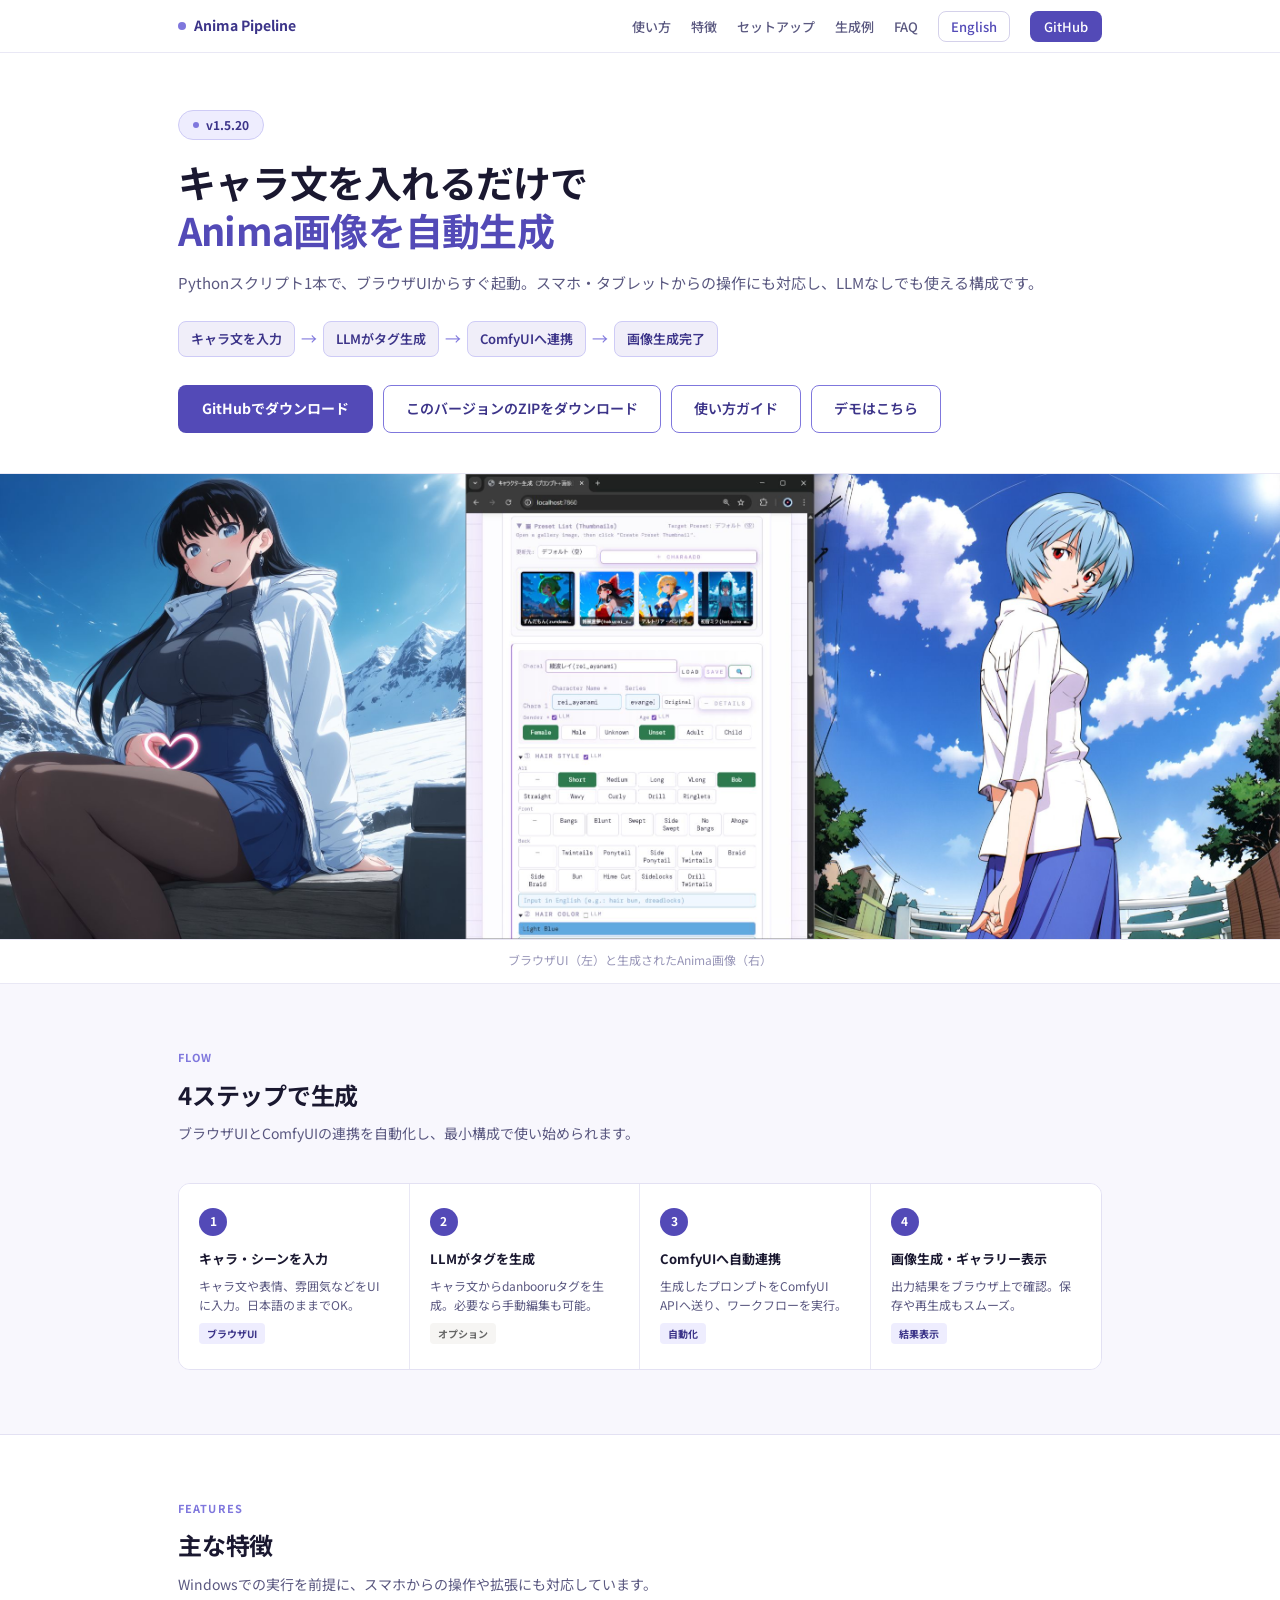
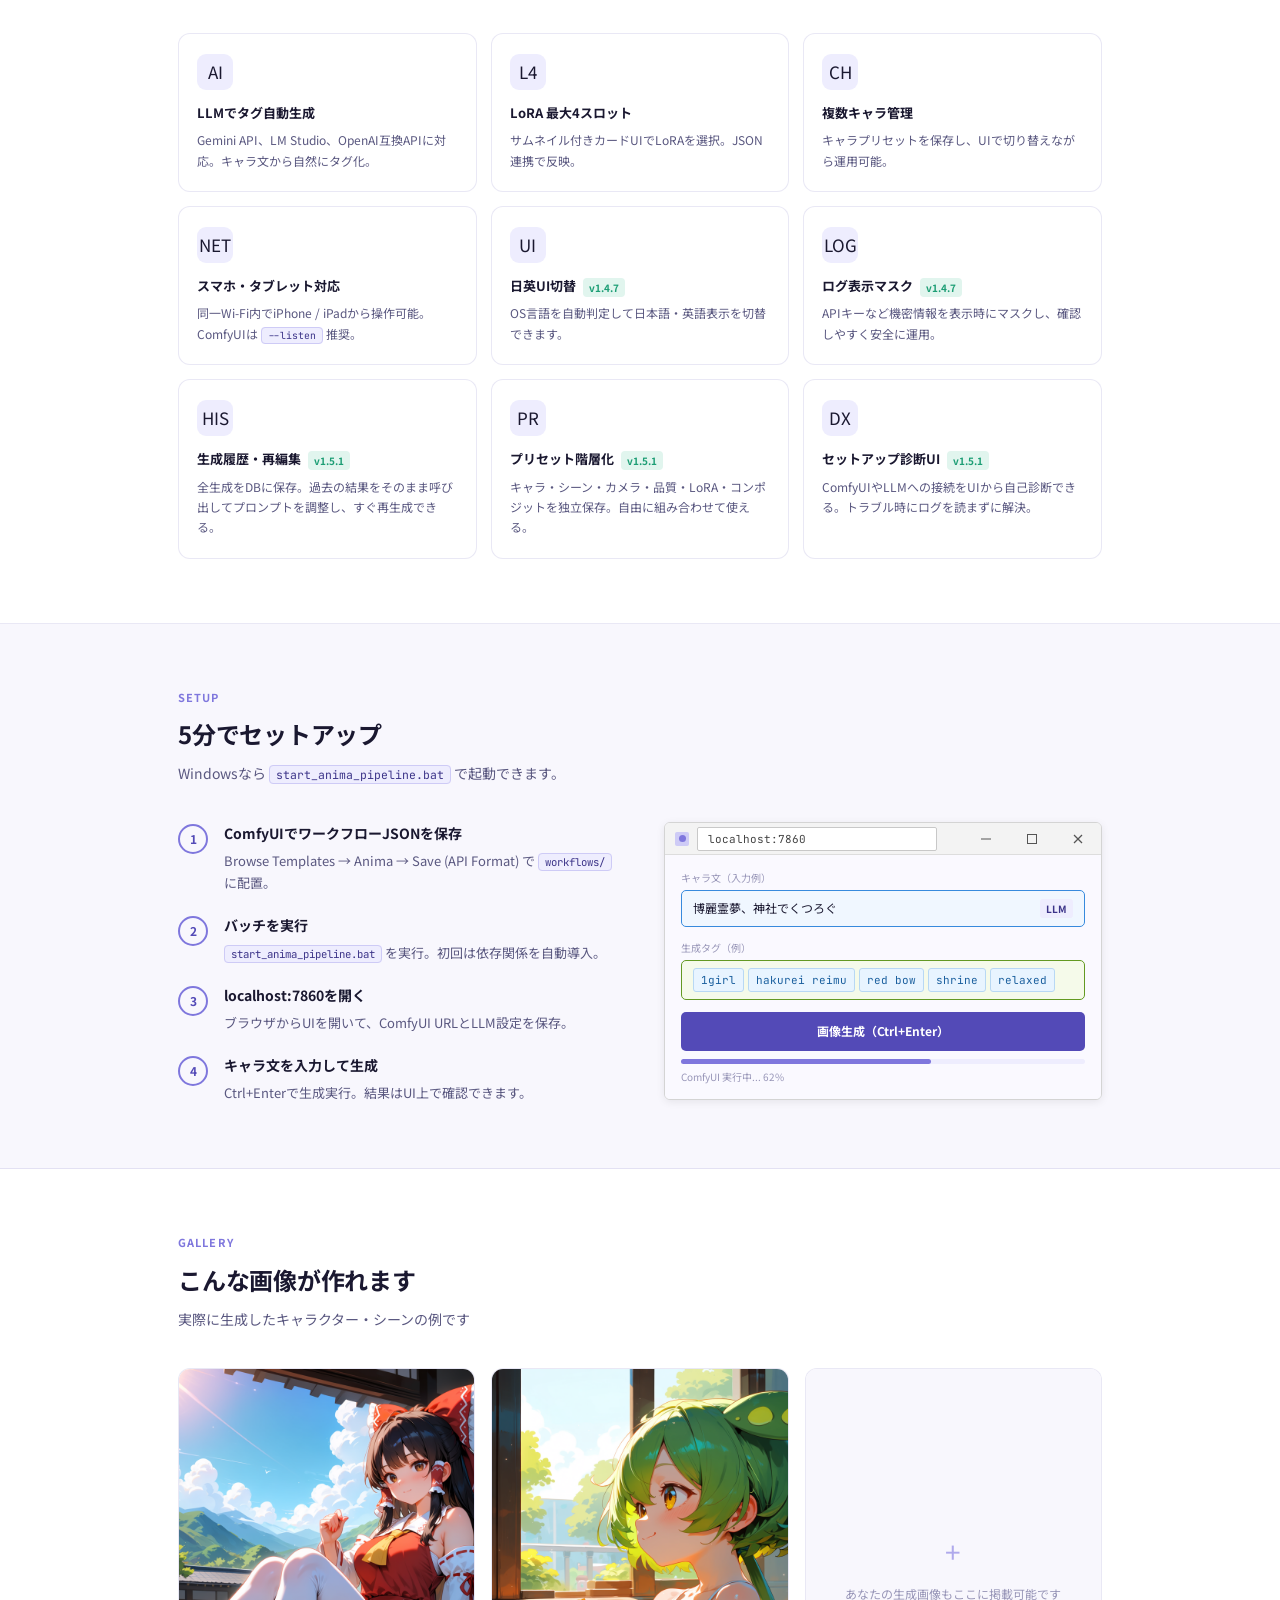
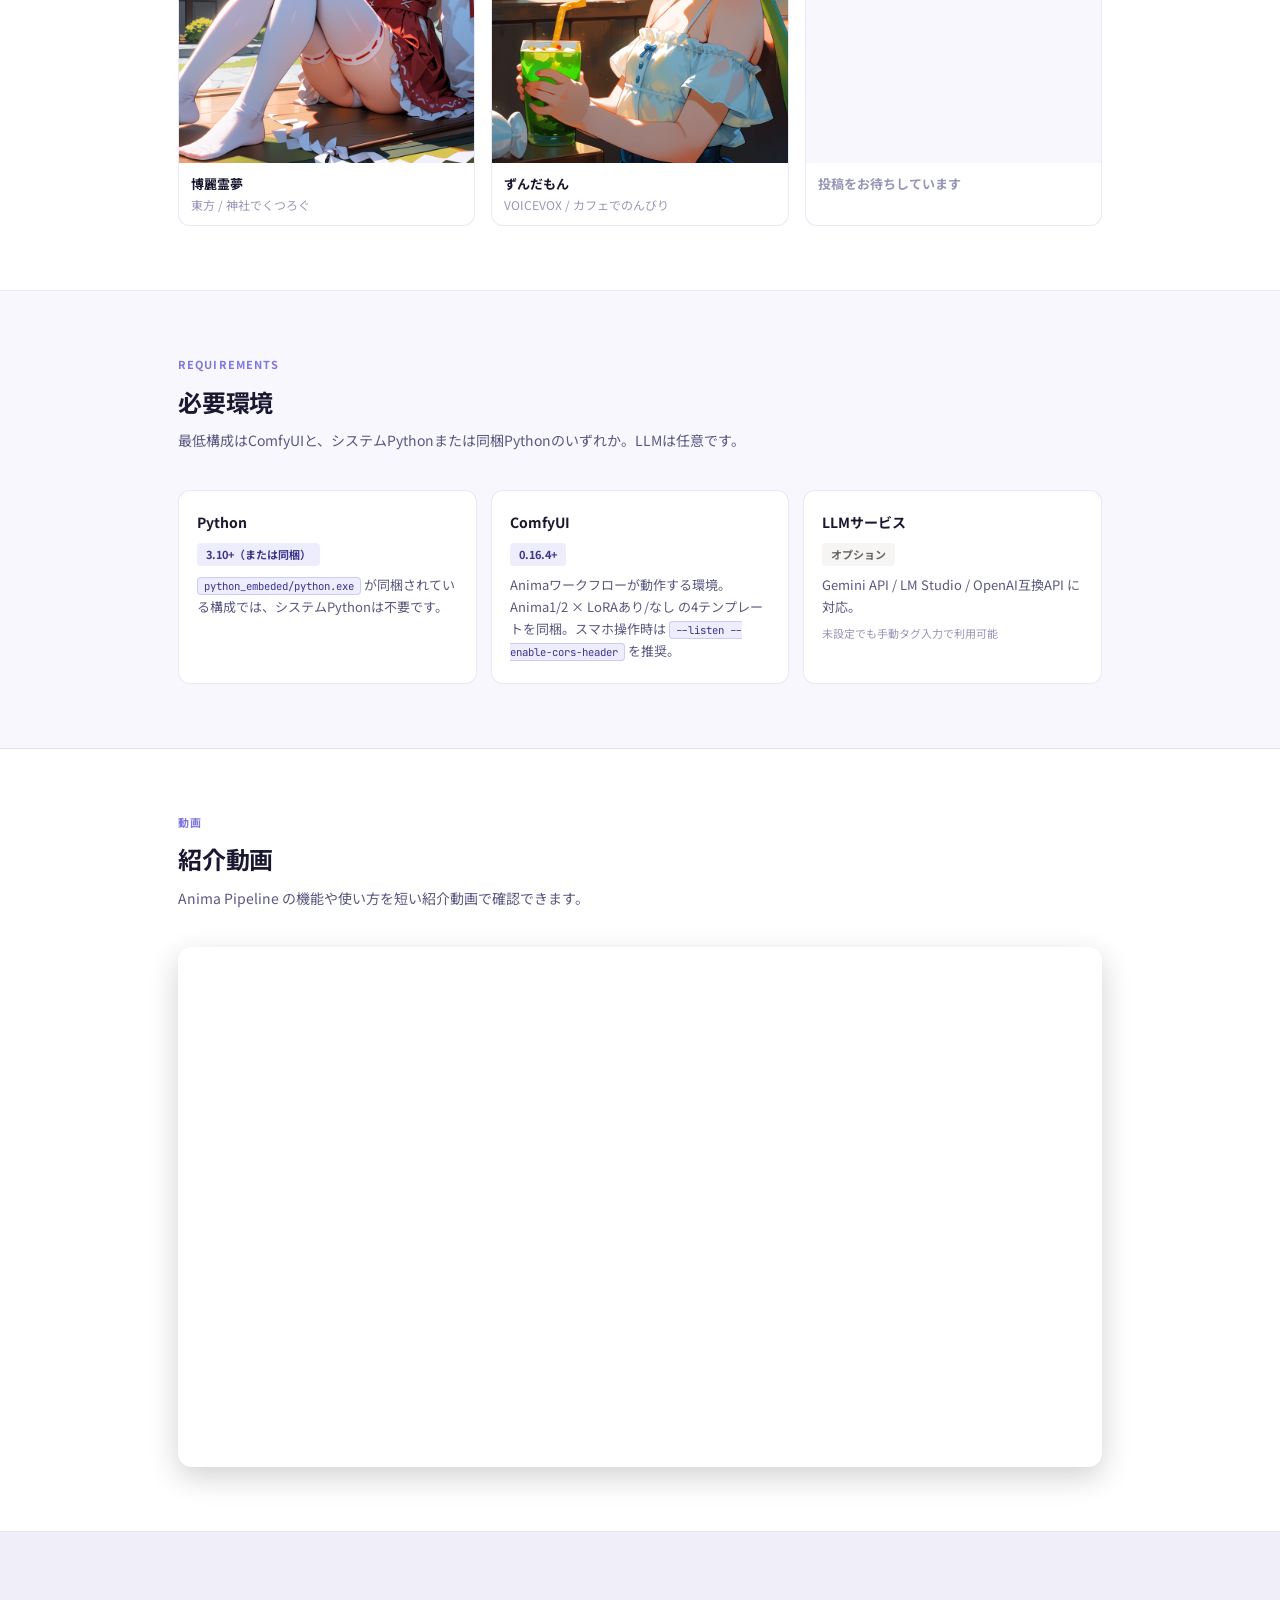
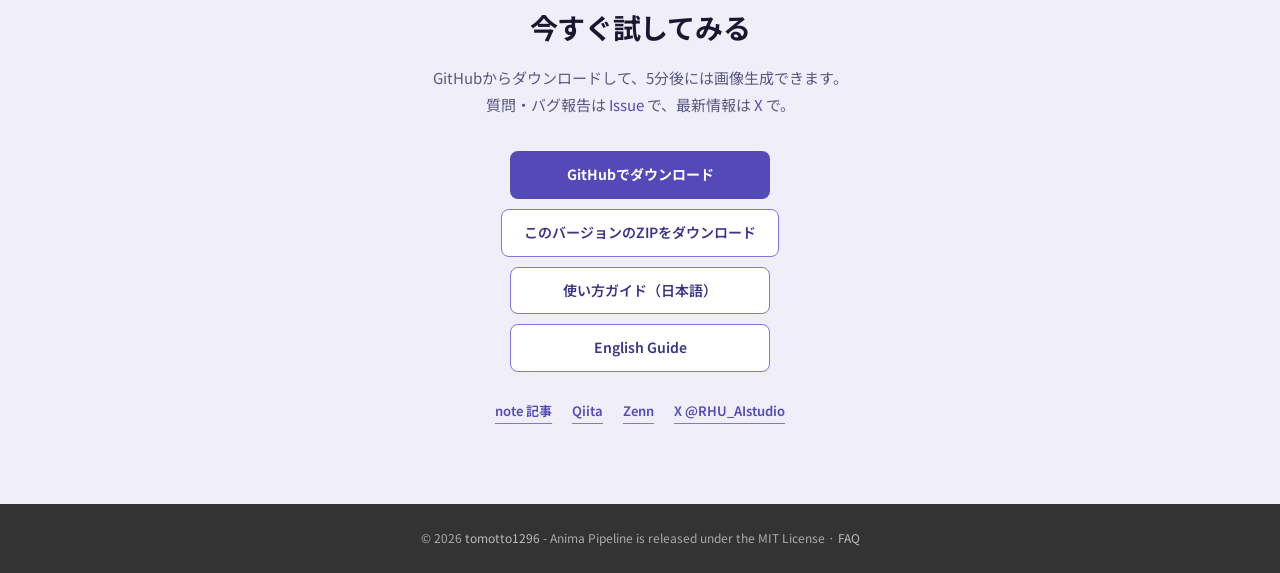
<file: docs/index.html>
<!DOCTYPE html>
<html lang="ja">
<head>
<meta charset="UTF-8">
<meta name="viewport" content="width=device-width, initial-scale=1.0">
<title>Anima Pipeline | ブラウザUIでAnimaワークフローを自動生成</title>
<meta name="description" content="キャラ文を入れるだけでLLMがdanbooruタグを自動生成し、ComfyUI Animaワークフローへ連携。Pythonスクリプト1本でWindowsですぐ動きます。">
<link rel="canonical" href="https://tomotto1296.github.io/anima-pipeline/">
<meta property="og:site_name" content="Anima Pipeline">
<meta property="og:title" content="Anima Pipeline | ブラウザUIでAnimaワークフローを自動生成">
<meta property="og:description" content="キャラ文を入れるだけでLLMがdanbooruタグを自動生成し、ComfyUI Animaワークフローへ連携。">
<meta property="og:type" content="website">
<meta property="og:url" content="https://tomotto1296.github.io/anima-pipeline/">
<meta property="og:image" content="https://tomotto1296.github.io/anima-pipeline/images/hero-ui-and-result-card-1200x630.jpg">
<meta property="og:image:secure_url" content="https://tomotto1296.github.io/anima-pipeline/images/hero-ui-and-result-card-1200x630.jpg">
<meta property="og:image:alt" content="Anima Pipeline browser UI and generated image preview">
<meta property="og:image:width" content="1200">
<meta property="og:image:height" content="630">
<meta property="og:locale" content="ja_JP">
<meta property="og:locale:alternate" content="en_US">
<meta name="twitter:card" content="summary_large_image">
<meta name="twitter:title" content="Anima Pipeline | ブラウザUIでAnimaワークフローを自動生成">
<meta name="twitter:description" content="キャラ文を入れるだけでLLMがdanbooruタグを自動生成し、ComfyUI Animaワークフローへ連携。Pythonスクリプト1本でWindowsですぐ動きます。">
<meta name="twitter:image" content="https://tomotto1296.github.io/anima-pipeline/images/hero-ui-and-result-card-1200x630.jpg">
<meta name="twitter:image:alt" content="Anima Pipeline browser UI and generated image preview">
<meta name="twitter:site" content="@RHU_AIstudio">
<script type="application/ld+json">
{
  "@context": "https://schema.org",
  "@type": "SoftwareApplication",
  "name": "Anima Pipeline",
  "applicationCategory": "MultimediaApplication",
  "operatingSystem": "Windows",
  "url": "https://tomotto1296.github.io/anima-pipeline/",
  "description": "Just type a character name - the LLM auto-generates Danbooru tags and sends them to your ComfyUI Anima workflow. One Python script, runs on Windows.",
  "inLanguage": ["ja", "en"],
  "author": {
    "@type": "Person",
    "name": "RHU",
    "url": "https://github.com/tomotto1296"
  },
  "offers": {
    "@type": "Offer",
    "price": "0",
    "priceCurrency": "USD",
    "availability": "https://schema.org/InStock",
    "url": "https://github.com/tomotto1296/anima-pipeline/releases/latest"
  }
}
</script>
<!-- Google Analytics (GA4): configured -->
<script async src="https://www.googletagmanager.com/gtag/js?id=G-JPMJG9G12Q"></script>
<script>
  window.dataLayer = window.dataLayer || [];
  function gtag(){dataLayer.push(arguments);}
  gtag('js', new Date());
  gtag('config', 'G-JPMJG9G12Q');
</script>
<link rel="preconnect" href="https://fonts.googleapis.com">
<link href="https://fonts.googleapis.com/css2?family=Noto+Sans+JP:wght@400;500;600;700&family=JetBrains+Mono:wght@400;600&display=swap" rel="stylesheet">
<link rel="stylesheet" href="assets/css/style.css">
<link rel="icon" type="image/x-icon" href="assets/favicon-light.ico">
<link rel="icon" type="image/x-icon" href="assets/favicon-dark.ico" media="(prefers-color-scheme: dark)">
<link rel="apple-touch-icon" href="assets/apple-touch-icon.png">
<link rel="manifest" href="manifest.json">
</head>
<body>

<header class="site-header">
  <div class="header-inner">
    <div class="site-logo">
      <div class="logo-dot"></div>
      Anima Pipeline
    </div>
    <nav>
      <ul class="nav-links">
        <li><a href="#howto">使い方</a></li>
        <li><a href="#features">特徴</a></li>
        <li><a href="#setup">セットアップ</a></li>
        <li><a href="#gallery">生成例</a></li>
        <li><a href="faq.html">FAQ</a></li>
        <li><a href="index_en.html" class="nav-lang-btn">English</a></li>
        <li><a href="https://github.com/tomotto1296/anima-pipeline" target="_blank" class="nav-gh-btn">GitHub</a></li>
      </ul>
    </nav>
  </div>
</header>

<section class="hero">
  <div class="inner">
    <div class="hero-badge">
      <div class="badge-dot"></div>
      v1.5.20
    </div>
    <h1 class="hero-title">キャラ文を入れるだけで<em>Anima画像を自動生成</em></h1>
    <p class="hero-sub">Pythonスクリプト1本で、ブラウザUIからすぐ起動。スマホ・タブレットからの操作にも対応し、LLMなしでも使える構成です。</p>
    <div class="flow-row">
      <div class="flow-chip">キャラ文を入力</div>
      <div class="flow-arr">→</div>
      <div class="flow-chip">LLMがタグ生成</div>
      <div class="flow-arr">→</div>
      <div class="flow-chip">ComfyUIへ連携</div>
      <div class="flow-arr">→</div>
      <div class="flow-chip">画像生成完了</div>
    </div>
    <div class="hero-actions">
      <a href="https://github.com/tomotto1296/anima-pipeline/releases/latest" target="_blank" class="btn-primary js-github-download">GitHubでダウンロード</a>
      <a href="https://github.com/tomotto1296/anima-pipeline/releases/latest" target="_blank" class="btn-secondary js-version-zip-download">このバージョンのZIPをダウンロード</a>
      <a href="guides/anima_pipeline_guide.md" class="btn-secondary">使い方ガイド</a>
      <a href="demo.html" class="btn-secondary">デモはこちら</a>
    </div>
  </div>
  <div class="hero-img-wrap">
    <img src="images/hero-ui-and-result.jpg" alt="Anima Pipeline ブラウザUIと生成画像">
    <div class="hero-caption">ブラウザUI（左）と生成されたAnima画像（右）</div>
  </div>
</section>

<section class="sec sec-bg2" id="howto">
  <div class="inner">
    <div class="sec-label">Flow</div>
    <h2 class="sec-title">4ステップで生成</h2>
    <p class="sec-sub">ブラウザUIとComfyUIの連携を自動化し、最小構成で使い始められます。</p>
    <div class="flow-cards">
      <div class="flow-card">
        <div class="fc-num">1</div>
        <div class="fc-title">キャラ・シーンを入力</div>
        <div class="fc-desc">キャラ文や表情、雰囲気などをUIに入力。日本語のままでOK。</div>
        <div class="fc-tag">ブラウザUI</div>
      </div>
      <div class="flow-card">
        <div class="fc-num">2</div>
        <div class="fc-title">LLMがタグを生成</div>
        <div class="fc-desc">キャラ文からdanbooruタグを生成。必要なら手動編集も可能。</div>
        <div class="fc-tag fc-tag-opt">オプション</div>
      </div>
      <div class="flow-card">
        <div class="fc-num">3</div>
        <div class="fc-title">ComfyUIへ自動連携</div>
        <div class="fc-desc">生成したプロンプトをComfyUI APIへ送り、ワークフローを実行。</div>
        <div class="fc-tag">自動化</div>
      </div>
      <div class="flow-card">
        <div class="fc-num">4</div>
        <div class="fc-title">画像生成・ギャラリー表示</div>
        <div class="fc-desc">出力結果をブラウザ上で確認。保存や再生成もスムーズ。</div>
        <div class="fc-tag">結果表示</div>
      </div>
    </div>
  </div>
</section>

<section class="sec" id="features">
  <div class="inner">
    <div class="sec-label">Features</div>
    <h2 class="sec-title">主な特徴</h2>
    <p class="sec-sub">Windowsでの実行を前提に、スマホからの操作や拡張にも対応しています。</p>
    <div class="feat-grid">
      <div class="feat-card">
        <div class="feat-icon">AI</div>
        <div class="feat-title">LLMでタグ自動生成</div>
        <div class="feat-body">Gemini API、LM Studio、OpenAI互換APIに対応。キャラ文から自然にタグ化。</div>
      </div>
      <div class="feat-card">
        <div class="feat-icon">L4</div>
        <div class="feat-title">LoRA 最大4スロット</div>
        <div class="feat-body">サムネイル付きカードUIでLoRAを選択。JSON連携で反映。</div>
      </div>
      <div class="feat-card">
        <div class="feat-icon">CH</div>
        <div class="feat-title">複数キャラ管理</div>
        <div class="feat-body">キャラプリセットを保存し、UIで切り替えながら運用可能。</div>
      </div>
      <div class="feat-card">
        <div class="feat-icon">NET</div>
        <div class="feat-title">スマホ・タブレット対応</div>
        <div class="feat-body">同一Wi-Fi内でiPhone / iPadから操作可能。ComfyUIは <code>--listen</code> 推奨。</div>
      </div>
      <div class="feat-card">
        <div class="feat-icon">UI</div>
        <div class="feat-title">日英UI切替 <span class="tag-new">v1.4.7</span></div>
        <div class="feat-body">OS言語を自動判定して日本語・英語表示を切替できます。</div>
      </div>
      <div class="feat-card">
        <div class="feat-icon">LOG</div>
        <div class="feat-title">ログ表示マスク <span class="tag-new">v1.4.7</span></div>
        <div class="feat-body">APIキーなど機密情報を表示時にマスクし、確認しやすく安全に運用。</div>
      </div>
      <div class="feat-card">
        <div class="feat-icon">HIS</div>
        <div class="feat-title">生成履歴・再編集 <span class="tag-new">v1.5.1</span></div>
        <div class="feat-body">全生成をDBに保存。過去の結果をそのまま呼び出してプロンプトを調整し、すぐ再生成できる。</div>
      </div>
      <div class="feat-card">
        <div class="feat-icon">PR</div>
        <div class="feat-title">プリセット階層化 <span class="tag-new">v1.5.1</span></div>
        <div class="feat-body">キャラ・シーン・カメラ・品質・LoRA・コンポジットを独立保存。自由に組み合わせて使える。</div>
      </div>
      <div class="feat-card">
        <div class="feat-icon">DX</div>
        <div class="feat-title">セットアップ診断UI <span class="tag-new">v1.5.1</span></div>
        <div class="feat-body">ComfyUIやLLMへの接続をUIから自己診断できる。トラブル時にログを読まずに解決。</div>
      </div>
    </div>
  </div>
</section>

<section class="sec sec-bg2" id="setup">
  <div class="inner">
    <div class="sec-label">Setup</div>
    <h2 class="sec-title">5分でセットアップ</h2>
    <p class="sec-sub">Windowsなら <code>start_anima_pipeline.bat</code> で起動できます。</p>
    <div class="setup-grid">
      <div class="steps">
        <div class="step-row">
          <div class="step-num">1</div>
          <div>
            <div class="step-head">ComfyUIでワークフローJSONを保存</div>
            <div class="step-body">Browse Templates → Anima → Save (API Format) で <code>workflows/</code> に配置。</div>
          </div>
        </div>
        <div class="step-row">
          <div class="step-num">2</div>
          <div>
            <div class="step-head">バッチを実行</div>
            <div class="step-body"><code>start_anima_pipeline.bat</code> を実行。初回は依存関係を自動導入。</div>
          </div>
        </div>
        <div class="step-row">
          <div class="step-num">3</div>
          <div>
            <div class="step-head">localhost:7860を開く</div>
            <div class="step-body">ブラウザからUIを開いて、ComfyUI URLとLLM設定を保存。</div>
          </div>
        </div>
        <div class="step-row">
          <div class="step-num">4</div>
          <div>
            <div class="step-head">キャラ文を入力して生成</div>
            <div class="step-body">Ctrl+Enterで生成実行。結果はUI上で確認できます。</div>
          </div>
        </div>
      </div>

      <div>
        <div class="mock-win">
          <div class="mock-titlebar">
            <div class="mock-tb-left">
              <div class="mock-favicon"><div class="mock-favicon-dot"></div></div>
              <div class="mock-urlbar">localhost:7860</div>
            </div>
            <div class="mock-winbtns">
              <div class="mock-winbtn">
                <svg viewBox="0 0 10 1"><rect width="10" height="1" fill="#555"></rect></svg>
              </div>
              <div class="mock-winbtn">
                <svg viewBox="0 0 10 10"><rect x="0.5" y="0.5" width="9" height="9" fill="none" stroke="#555" stroke-width="1"></rect></svg>
              </div>
              <div class="mock-winbtn">
                <svg viewBox="0 0 10 10">
                  <line x1="1" y1="1" x2="9" y2="9" stroke="#555" stroke-width="1.3"></line>
                  <line x1="9" y1="1" x2="1" y2="9" stroke="#555" stroke-width="1.3"></line>
                </svg>
              </div>
            </div>
          </div>
          <div class="mock-body">
            <div class="mock-lbl">キャラ文（入力例）</div>
            <div class="mock-field mock-field-blue">
              <span>博麗霊夢、神社でくつろぐ</span>
              <span class="llm-badge">LLM</span>
            </div>
            <div class="mock-lbl">生成タグ（例）</div>
            <div class="mock-field mock-field-green">
              <div class="mock-tags">
                <span class="mock-tag">1girl</span>
                <span class="mock-tag">hakurei reimu</span>
                <span class="mock-tag">red bow</span>
                <span class="mock-tag">shrine</span>
                <span class="mock-tag">relaxed</span>
              </div>
            </div>
            <div class="mock-gen-btn">画像生成（Ctrl+Enter）</div>
            <div class="mock-prog-wrap"><div class="mock-prog"></div></div>
            <div class="mock-hint">ComfyUI 実行中... 62%</div>
          </div>
        </div>
      </div>
    </div>
  </div>
</section>

<section class="sec" id="gallery">
  <div class="inner">
    <div class="sec-label">Gallery</div>
    <h2 class="sec-title">こんな画像が作れます</h2>
    <p class="sec-sub">実際に生成したキャラクター・シーンの例です</p>
    <div class="gallery-grid">
      <div class="gal-card">
        <img src="images/reimu-shrine-relax.png" alt="博麗霊夢 - 神社でくつろぐ">
        <div class="gal-meta">
          <div class="gal-name">博麗霊夢</div>
          <div class="gal-scene">東方 / 神社でくつろぐ</div>
        </div>
      </div>
      <div class="gal-card">
        <img src="images/sample_zundamon.png" alt="ずんだもん - カフェでのんびり">
        <div class="gal-meta">
          <div class="gal-name">ずんだもん</div>
          <div class="gal-scene">VOICEVOX / カフェでのんびり</div>
        </div>
      </div>
      <div class="gal-card">
        <div class="gal-placeholder">
          <div class="gal-plus">+</div>
          <div class="gal-placeholder-text">あなたの生成画像もここに掲載可能です</div>
        </div>
        <div class="gal-meta">
          <div class="gal-name" style="color: var(--txt3);">投稿をお待ちしています</div>
        </div>
      </div>
    </div>
  </div>
</section>

<section class="sec sec-bg2">
  <div class="inner">
    <div class="sec-label">Requirements</div>
    <h2 class="sec-title">必要環境</h2>
    <p class="sec-sub">最低構成はComfyUIと、システムPythonまたは同梱Pythonのいずれか。LLMは任意です。</p>
    <div class="req-grid">
      <div class="req-card">
        <div class="req-name">Python</div>
        <div class="req-ver">3.10+（または同梱）</div>
        <div class="req-desc"><code>python_embeded/python.exe</code> が同梱されている構成では、システムPythonは不要です。</div>
      </div>
      <div class="req-card">
        <div class="req-name">ComfyUI</div>
        <div class="req-ver">0.16.4+</div>
        <div class="req-desc">Animaワークフローが動作する環境。Anima1/2 × LoRAあり/なし の4テンプレートを同梱。スマホ操作時は <code>--listen --enable-cors-header</code> を推奨。</div>
      </div>
      <div class="req-card">
        <div class="req-name">LLMサービス</div>
        <div class="req-ver req-ver-opt">オプション</div>
        <div class="req-desc">Gemini API / LM Studio / OpenAI互換API に対応。</div>
        <div class="req-opt">未設定でも手動タグ入力で利用可能</div>
      </div>
    </div>
  </div>
</section>

<section class="sec">
  <div class="inner">
    <div class="sec-label">動画</div>
    <h2 class="sec-title">紹介動画</h2>
    <p class="sec-sub">Anima Pipeline の機能や使い方を短い紹介動画で確認できます。</p>
    <div style="position: relative; width: 100%; max-width: 960px; margin: 0 auto; padding-top: 56.25%; border-radius: 14px; overflow: hidden; box-shadow: 0 10px 30px rgba(0,0,0,0.18);">
      <iframe
        src="https://www.youtube.com/embed/DuQpBQhlbYE?si=7TmR9YavINufekAC"
        title="YouTube 動画プレーヤー"
        style="position: absolute; inset: 0; width: 100%; height: 100%; border: 0;"
        allow="accelerometer; autoplay; clipboard-write; encrypted-media; gyroscope; picture-in-picture; web-share"
        referrerpolicy="strict-origin-when-cross-origin"
        allowfullscreen>
      </iframe>
    </div>
  </div>
</section>

<section class="cta-sec">
  <div class="inner">
    <h2 class="cta-title">今すぐ試してみる</h2>    <p class="cta-sub">
      GitHubからダウンロードして、5分後には画像生成できます。<br>
      質問・バグ報告は <a href="https://github.com/tomotto1296/anima-pipeline/issues" target="_blank">Issue</a> で、最新情報は <a href="https://x.com/RHU_AIstudio" target="_blank">X</a> で。
    </p>
    <div class="cta-btns">
      <a href="https://github.com/tomotto1296/anima-pipeline/releases/latest" target="_blank" class="btn-primary js-github-download" style="min-width: 260px; text-align: center;">GitHubでダウンロード</a>
      <a href="https://github.com/tomotto1296/anima-pipeline/releases/latest" target="_blank" class="btn-secondary js-version-zip-download" style="min-width: 260px; text-align: center;">このバージョンのZIPをダウンロード</a>
      <a href="guides/anima_pipeline_guide.md" class="btn-secondary" style="min-width: 260px; text-align: center;">使い方ガイド（日本語）</a>
      <a href="guides/anima_pipeline_guide_en.md" class="btn-secondary" style="min-width: 260px; text-align: center;">English Guide</a>
    </div>
    <div class="cta-links">
      <a href="https://note.com/rhustudio/n/nf0dc2414f852" target="_blank" class="cta-link">note 記事</a>
      <a href="https://qiita.com/RHU/items/18095cb22281cd027bc4" target="_blank" class="cta-link">Qiita</a>
      <a href="https://zenn.dev/rhu/articles/anima-pipeline-comfyui-llm" target="_blank" class="cta-link">Zenn</a>
      <a href="https://x.com/RHU_AIstudio" target="_blank" class="cta-link">X @RHU_AIstudio</a>
    </div>
  </div>
</section>

<footer class="site-footer">
  <p>© 2026 <a href="https://github.com/tomotto1296" target="_blank">tomotto1296</a> - Anima Pipeline is released under the MIT License · <a href="faq.html">FAQ</a></p>
</footer>

<script>
  (function () {
    const registerDownloadClickMetrics = (selector, downloadType) => {
      document.querySelectorAll(selector).forEach((link) => {
        link.addEventListener('click', () => {
          if (typeof window.gtag !== 'function') return;

          const section = link.closest('.hero-actions')
            ? 'hero'
            : link.closest('.cta-btns')
              ? 'cta'
              : 'other';

          window.gtag('event', 'download_button_click', {
            download_type: downloadType,
            section: section,
            link_url: link.href
          });
        });
      });
    };

    const versionBadge = document.querySelector('.hero-badge');
    if (!versionBadge) return;

    const versionMatch = versionBadge.textContent.match(/v?(\d+\.\d+(?:\.\d+)?)/i);
    if (!versionMatch) return;

    const version = versionMatch[1];
    const assetName = 'anima-pipeline_v' + version + '_minimal.zip';
    const releaseUrl = 'https://github.com/tomotto1296/anima-pipeline/releases/download/v' + version + '/' + assetName;

    document.querySelectorAll('.js-version-zip-download').forEach((link) => {
      link.href = releaseUrl;
      link.setAttribute('download', assetName);
    });

    registerDownloadClickMetrics('.js-github-download', 'github_release_page');
    registerDownloadClickMetrics('.js-version-zip-download', 'version_zip');
  })();
</script>

</body>
</html>
</file>
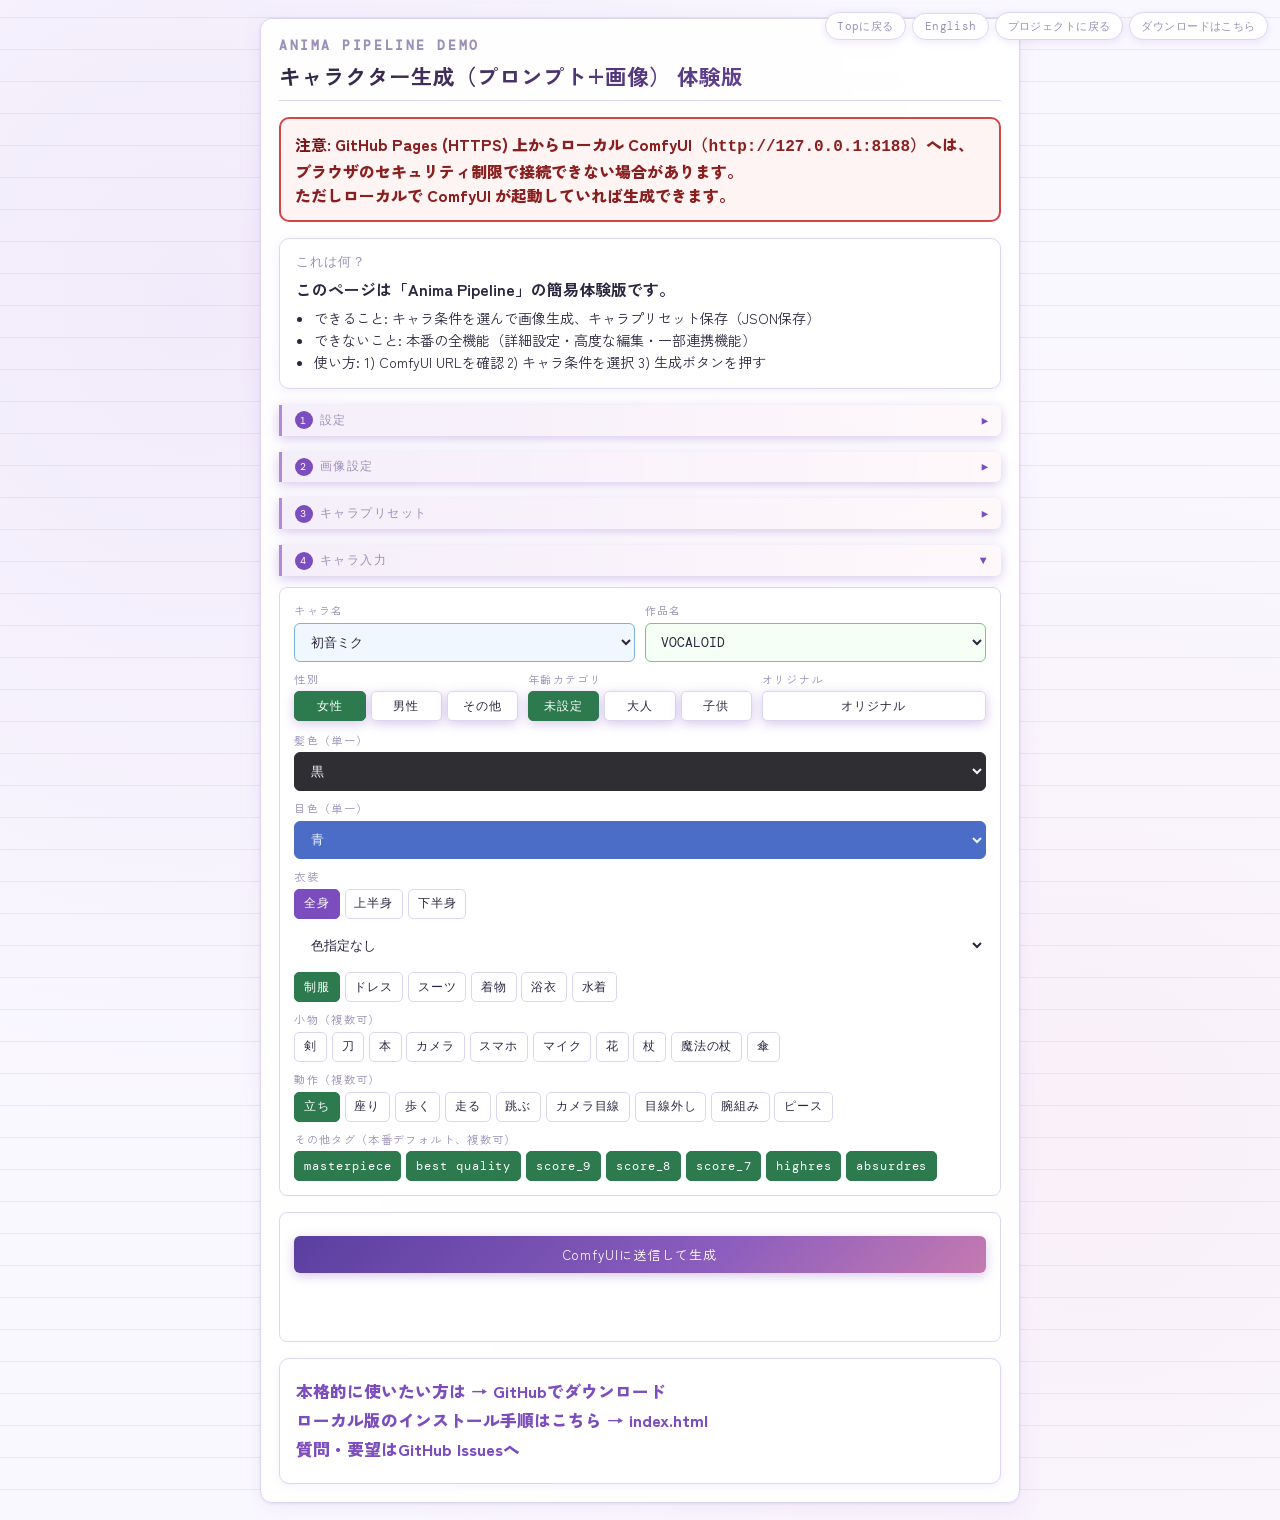
<file: docs/demo.html>
﻿<!DOCTYPE html>
<html lang="ja">
<head>
  <meta charset="UTF-8" />
  <meta name="viewport" content="width=device-width, initial-scale=1.0" />
  <title>キャラクター生成（プロンプト+画像） 体験版</title>
  <meta name="description" content="Anima Pipeline体験版。ComfyUIへ直接送信する最小デモ。" />
  <link rel="canonical" href="https://tomotto1296.github.io/anima-pipeline/demo.html" />
  <meta property="og:site_name" content="Anima Pipeline" />
  <meta property="og:type" content="website" />
  <meta property="og:url" content="https://tomotto1296.github.io/anima-pipeline/demo.html" />
  <meta property="og:title" content="キャラクター生成（プロンプト+画像） 体験版" />
  <meta property="og:description" content="Anima Pipeline体験版。ComfyUIへ直接送信する最小デモ。" />
  <meta property="og:image" content="https://tomotto1296.github.io/anima-pipeline/images/hero-ui-and-result-card-1200x630.jpg" />
  <meta property="og:image:alt" content="Anima Pipeline demo page preview" />
  <meta name="twitter:card" content="summary_large_image" />
  <meta name="twitter:title" content="キャラクター生成（プロンプト+画像） 体験版" />
  <meta name="twitter:description" content="Anima Pipeline体験版。ComfyUIへ直接送信する最小デモ。" />
  <meta name="twitter:image" content="https://tomotto1296.github.io/anima-pipeline/images/hero-ui-and-result-card-1200x630.jpg" />
  <meta name="twitter:site" content="@RHU_AIstudio" />
  <!-- Google Analytics (GA4): configured -->
  <script async src="https://www.googletagmanager.com/gtag/js?id=G-JPMJG9G12Q"></script>
  <script>
    window.dataLayer = window.dataLayer || [];
    function gtag(){dataLayer.push(arguments);}
    gtag('js', new Date());
    gtag('config', 'G-JPMJG9G12Q');
  </script>
  <link rel="preconnect" href="https://fonts.googleapis.com" />
  <link rel="preconnect" href="https://fonts.gstatic.com" crossorigin />
  <link href="https://fonts.googleapis.com/css2?family=Zen+Kaku+Gothic+New:wght@400;500;700&family=DM+Mono:wght@400;500&display=swap" rel="stylesheet" />
  <style>
    :root { --ink:#2d2640; --paper:#faf8ff; --accent:#b388d8; --accent2:#f0a8c8; --muted:#9b90b8; --border:#ddd6f0; --success:#6db88a; --multi:#7c4dbf; --highlight:#f3eeff; }
    * { box-sizing:border-box; margin:0; padding:0; }
    body { color:var(--ink); background:var(--paper); background-image:radial-gradient(ellipse at 15% 20%, rgba(179,136,216,.12) 0%, transparent 50%), radial-gradient(ellipse at 85% 75%, rgba(240,168,200,.10) 0%, transparent 50%), repeating-linear-gradient(0deg, transparent, transparent 31px, rgba(221,214,240,.5) 31px, rgba(221,214,240,.5) 32px); font-family:"Zen Kaku Gothic New", sans-serif; min-height:100vh; padding:18px; }
    .container { width:100%; max-width:760px; margin:0 auto; background:rgba(255,255,255,.9); border:1px solid var(--border); box-shadow:0 4px 24px rgba(124,77,191,.08), 0 1px 3px rgba(124,77,191,.12); border-radius:12px; padding:18px; backdrop-filter:blur(8px); }
    h1 { font-size:.8rem; font-family:"DM Mono", monospace; letter-spacing:.2em; text-transform:uppercase; color:var(--muted); margin-bottom:.35rem; }
    h2 { font-size:1.35rem; font-weight:700; margin-bottom:1rem; background:linear-gradient(120deg, var(--ink) 0%, var(--multi) 100%); -webkit-background-clip:text; -webkit-text-fill-color:transparent; background-clip:text; border-bottom:1px solid var(--border); padding-bottom:.6rem; }
    .section { margin-bottom:1rem; }
    .stoggle { width:100%; font-family:"DM Mono", monospace; font-size:.75rem; letter-spacing:.12em; text-transform:uppercase; color:var(--muted); background:linear-gradient(90deg, rgba(179,136,216,.13), rgba(240,168,200,.08)); border-left:3px solid var(--accent); border-radius:0 6px 6px 0; padding:.4rem .8rem; margin-bottom:.7rem; display:flex; align-items:center; justify-content:space-between; gap:.45rem; cursor:pointer; }
    .num { display:inline-flex; width:18px; height:18px; border-radius:999px; align-items:center; justify-content:center; background:var(--multi); color:#fff; font-size:.65rem; font-family:"DM Mono", monospace; }
    .tog-left { display:flex; align-items:center; gap:.45rem; }
    .tog-arrow { font-size:.72rem; color:var(--multi); }
    .section.collapsed .tog-arrow { transform: rotate(-90deg); }
    .section.collapsed .box { display:none; }
    .box { border:1px solid var(--border); border-radius:8px; padding:.9rem; background:rgba(255,255,255,.92); }
    .desc { color:var(--muted); font-size:.78rem; margin-bottom:.7rem; }
    .grid { display:grid; gap:.6rem; } .grid.two { grid-template-columns:1fr 1fr; } .grid.three { grid-template-columns:1fr 1fr 1fr; }
    @media (max-width:740px){ .grid.two,.grid.three{ grid-template-columns:1fr; } }
    label { display:block; font-size:.7rem; letter-spacing:.12em; text-transform:uppercase; color:var(--muted); margin-bottom:.3rem; }
    input,select,button{ width:100%; background:#fff; border:1px solid var(--border); border-radius:6px; padding:.55rem .7rem; font-family:"DM Mono", monospace; font-size:.8rem; color:var(--ink); outline:none; }
    .inp-ja{ background:#f0f7ff !important; border-color:#7ab3e0 !important; }
    .inp-en{ background:#f5fff5 !important; border-color:#7ec47e !important; }
    input:focus,select:focus{ border-color:var(--accent); box-shadow:0 0 0 3px rgba(179,136,216,.18); }
    .btn-row{ display:flex; gap:.5rem; flex-wrap:wrap; margin-top:.55rem; } .btn-row > button{ flex:1; min-width:120px; }
    button{ cursor:pointer; background:linear-gradient(135deg,#5a3fa0 0%,#8b5dbf 60%,#c47ab0 100%); color:#fff; border:none; font-family:"Zen Kaku Gothic New", sans-serif; font-size:.82rem; letter-spacing:.08em; box-shadow:0 3px 12px rgba(124,77,191,.3); transition:all .15s; }
    button:hover{ background:linear-gradient(135deg,#4a2f90 0%,#7a4daf 60%,#b46aa0 100%); }
    button.secondary{ background:#fff; color:var(--muted); border:1px solid var(--border); box-shadow:none; font-family:"DM Mono", monospace; letter-spacing:.04em; }
    button.secondary:hover{ background:var(--highlight); color:var(--multi); }
    .status{ margin-top:.45rem; font-family:"DM Mono", monospace; font-size:.74rem; color:var(--muted); min-height:1.2em; white-space:pre-wrap; }
    .status.ok{ color:var(--success); } .status.warn{ color:#c0507a; }
    .hint{ margin-top:.5rem; font-size:.73rem; color:var(--muted); background:linear-gradient(90deg, rgba(179,136,216,.13), rgba(240,168,200,.08)); border-left:3px solid var(--accent); border-radius:0 6px 6px 0; padding:.45rem .65rem; }
    .chip-wrap{ display:flex; gap:.3rem; flex-wrap:wrap; }
    .chip-btn{ width:auto; padding:.35rem .55rem; border-radius:5px; border:1px solid var(--border); background:#fff; color:var(--ink); cursor:pointer; font-size:.74rem; font-family:"DM Mono", monospace; box-shadow:none; }
    .chip-btn:hover{ border-color:var(--multi); color:var(--multi); background:var(--highlight); }
    .chip-btn.active{ background:#2d7a4f; border-color:#2d7a4f; color:#fff; }
    .chip-btn.single.active{ background:var(--multi); border-color:var(--multi); }
    .choice-row{ display:flex; gap:.3rem; }
    .choice-btn{
      flex:1;
      border:1px solid var(--border);
      background:white;
      padding:.4rem .3rem;
      border-radius:5px;
      font-family:"DM Mono", monospace;
      font-size:.72rem;
      color:var(--ink);
      text-align:center;
      cursor:pointer;
      user-select:none;
    }
    .choice-btn.active{ background:#2d7a4f; color:#fff; border-color:#2d7a4f; }
    .images{ margin-top:.7rem; display:grid; grid-template-columns:repeat(auto-fill,minmax(160px,1fr)); gap:.5rem; }
    .images img{ width:100%; border:1px solid var(--border); border-radius:8px; display:block; background:#f7f4ff; }
    .critical-note{
      margin:.8rem 0 1rem;
      border:2px solid #d64545;
      background:#fff4f4;
      border-radius:10px;
      padding:.8rem .9rem;
      color:#8a1f1f;
      font-size:1rem;
      line-height:1.5;
      font-weight:800;
    }
    .critical-note strong{ color:#7a1010; }
    .intro-panel{
      margin:0 0 1rem;
      border:1px solid var(--border);
      border-radius:10px;
      background:#ffffff;
      padding:.9rem 1rem;
      box-shadow:0 2px 10px rgba(124,77,191,.08);
    }
    .intro-title{
      font-family:"DM Mono", monospace;
      font-size:.82rem;
      letter-spacing:.08em;
      text-transform:uppercase;
      color:var(--muted);
      margin-bottom:.35rem;
    }
    .intro-main{
      font-size:1rem;
      font-weight:700;
      color:var(--ink);
      margin-bottom:.45rem;
    }
    .intro-list{
      margin:0;
      padding-left:1.1rem;
      color:var(--ink);
      font-size:.88rem;
      line-height:1.55;
    }
    .quick-links{
      position:fixed;
      top:12px;
      right:12px;
      z-index:1000;
      display:flex;
      gap:.4rem;
      align-items:center;
    }
    .quick-links a{
      width:auto;
      text-decoration:none;
      background:white;
      color:var(--muted);
      border:1px solid var(--border);
      border-radius:999px;
      padding:.35rem .7rem;
      font-family:"DM Mono", monospace;
      font-size:.7rem;
      letter-spacing:.04em;
      box-shadow:0 2px 8px rgba(124,77,191,.12);
      transition:all .15s;
    }
    .quick-links a:hover{
      background:var(--highlight);
      color:var(--multi);
      border-color:var(--accent);
    }
    .bottom-cta{
      margin:1rem 0 0;
      border:1px solid var(--border);
      border-radius:10px;
      background:#fff;
      padding:1rem;
      box-shadow:0 2px 10px rgba(124,77,191,.08);
    }
    .bottom-cta a{
      display:block;
      font-size:1.05rem;
      font-weight:800;
      line-height:1.5;
      color:var(--multi);
      text-decoration:none;
      margin:.25rem 0;
    }
    .bottom-cta a:hover{ text-decoration:underline; }
  </style>
</head>
<body>
  <div class="quick-links">
    <a href="#top">Topに戻る</a>
    <a href="./demo_en.html">English</a>
    <a href="https://tomotto1296.github.io/anima-pipeline/" target="_blank" rel="noopener noreferrer">プロジェクトに戻る</a>
    <a href="https://github.com/tomotto1296/anima-pipeline/releases/latest" target="_blank" rel="noopener noreferrer">ダウンロードはこちら</a>
  </div>
  <div id="top"></div>
  <div class="container">
    <h1>Anima Pipeline Demo</h1>
    <h2>キャラクター生成（プロンプト+画像） 体験版</h2>
    <div class="critical-note">
      <strong>注意:</strong> GitHub Pages (HTTPS) 上からローカル ComfyUI（<code>http://127.0.0.1:8188</code>）へは、ブラウザのセキュリティ制限で接続できない場合があります。<br />
      ただしローカルで ComfyUI が起動していれば生成できます。
    </div>
    <div class="intro-panel">
      <div class="intro-title">これは何？</div>
      <div class="intro-main">このページは「Anima Pipeline」の簡易体験版です。</div>
      <ul class="intro-list">
        <li>できること: キャラ条件を選んで画像生成、キャラプリセット保存（JSON保存）</li>
        <li>できないこと: 本番の全機能（詳細設定・高度な編集・一部連携機能）</li>
        <li>使い方: 1) ComfyUI URLを確認 2) キャラ条件を選択 3) 生成ボタンを押す</li>
      </ul>
    </div>

    <section class="section collapsed" id="sec-config">
      <button type="button" class="stoggle" data-target="box-config"><span class="tog-left"><span class="num">1</span>設定</span><span class="tog-arrow">▼</span></button>
      <div class="box" id="box-config">
        <p class="desc">ワークフローは固定 (`image_anima_preview.json`) です。JSONカスタマイズは不可にしています。</p>
        <div class="grid two">
          <div><label for="comfyUrl">ComfyUI URL</label><input id="comfyUrl" value="http://127.0.0.1:8188" /></div>
          <div><label>Workflow</label><input value="workflows/image_anima_preview.json (fixed)" readonly /></div>
        </div>
        <div class="btn-row">
          <button id="checkComfyBtn" class="secondary">接続チェック</button>
          <button id="reloadWfBtn" class="secondary">Workflow再読込</button>
        </div>
        <div class="hint">体験版ページ（GitHub Pages / HTTPS）から `http://127.0.0.1:8188` への接続は、ブラウザ制約で失敗する場合があります。ローカルでページを開く（例: `http://localhost:7860`）か、HTTPS 経由で公開した ComfyUI を利用してください。</div>
        <div id="cfgStatus" class="status"></div>
      </div>
    </section>

    <section class="section collapsed" id="sec-image">
      <button type="button" class="stoggle" data-target="box-image"><span class="tog-left"><span class="num">2</span>画像設定</span><span class="tog-arrow">▼</span></button>
      <div class="box" id="box-image">
        <div class="grid three">
          <div><label for="width">幅</label><input id="width" type="number" min="256" step="64" value="1024" /></div>
          <div><label for="height">高さ</label><input id="height" type="number" min="256" step="64" value="1024" /></div>
          <div><label for="count">枚数</label><input id="count" type="number" min="1" max="4" value="1" /></div>
        </div>
        <p class="desc" style="margin-top:.65rem;">生成パラメータ</p>
        <div class="grid three" style="margin-top:.6rem;">
          <div>
            <label for="seedMode">Seed</label>
            <select id="seedMode">
              <option value="random" selected>ランダム（毎回変える）</option>
              <option value="fixed">固定</option>
            </select>
          </div>
          <div><label for="seed">Seed値</label><input id="seed" type="number" min="0" step="1" value="123456789" /></div>
          <div><label for="steps">Steps</label><input id="steps" type="number" min="1" max="150" step="1" value="30" /></div>
        </div>
        <div class="grid three" style="margin-top:.6rem;">
          <div><label for="cfg">CFG</label><input id="cfg" type="number" min="1" max="30" step="0.5" value="4" /></div>
          <div><label for="sampler">Sampler</label><input id="sampler" value="euler" /></div>
          <div><label for="scheduler">Scheduler</label><input id="scheduler" value="normal" /></div>
        </div>
        <div class="grid three" style="margin-top:.6rem;">
          <div><label for="denoise">Denoise</label><input id="denoise" type="number" min="0" max="1" step="0.05" value="1" /></div>
        </div>
        <div style="margin-top:.55rem;"><label for="negative">ネガティブプロンプト（本番初期値・固定）</label><input id="negative" readonly /></div>
      </div>
    </section>

    <section class="section collapsed" id="sec-preset">
      <button type="button" class="stoggle" data-target="box-preset"><span class="tog-left"><span class="num">3</span>キャラプリセット</span><span class="tog-arrow">▼</span></button>
      <div class="box" id="box-preset">
        <p class="desc">保存するとJSONファイルをダウンロードします（保存先はブラウザの既定フォルダ）。</p>
        <div class="grid">
          <div><label for="presetName">保存名</label><input id="presetName" placeholder="例: ミク_制服" /></div>
        </div>
        <div class="btn-row">
          <button id="savePresetBtn">保存</button>
        </div>
        <div id="presetStatus" class="status"></div>
      </div>
    </section>

    <section class="section" id="sec-chara">
      <button type="button" class="stoggle" data-target="box-chara"><span class="tog-left"><span class="num">4</span>キャラ入力</span><span class="tog-arrow">▼</span></button>
      <div class="box" id="box-chara">
        <div class="grid two">
          <div><label for="name">キャラ名</label><select id="name" class="inp-ja"><option value="初音ミク">初音ミク</option><option value="ずんだもん">ずんだもん</option><option value="original">original</option></select></div>
          <div><label for="series">作品名</label><select id="series" class="inp-en"><option value="VOCALOID">VOCALOID</option><option value="VOICEVOX">VOICEVOX</option><option value="original">original</option></select></div>
        </div>
        <div class="grid three" style="margin-top:.55rem;">
          <div>
            <label>性別</label>
            <input id="gender" type="hidden" value="female" />
            <div class="choice-row" id="genderRow">
              <button type="button" class="choice-btn active" data-value="female">女性</button>
              <button type="button" class="choice-btn" data-value="male">男性</button>
              <button type="button" class="choice-btn" data-value="other">その他</button>
            </div>
          </div>
          <div>
            <label>年齢カテゴリ</label>
            <input id="age" type="hidden" value="unset" />
            <div class="choice-row" id="ageRow">
              <button type="button" class="choice-btn active" data-value="unset">未設定</button>
              <button type="button" class="choice-btn" data-value="adult">大人</button>
              <button type="button" class="choice-btn" data-value="child">子供</button>
            </div>
          </div>
          <div>
            <label>オリジナル</label>
            <input id="original" type="hidden" value="false" />
            <div class="choice-row">
              <button type="button" class="choice-btn" id="origBtn">オリジナル</button>
            </div>
          </div>
        </div>
        <div style="margin-top:.65rem;"><label for="hairColorSel">髪色（単一）</label><select id="hairColorSel"></select></div>
        <div style="margin-top:.55rem;"><label for="eyeColorSel">目色（単一）</label><select id="eyeColorSel"></select></div>
        <div style="margin-top:.55rem;"><label>衣装</label>
          <div id="outfitCatButtons" class="chip-wrap"></div>
          <div style="margin-top:.45rem;"><select id="outfitColorSel"></select></div>
          <div style="margin-top:.45rem;"><div id="outfitItemButtons" class="chip-wrap"></div></div>
        </div>
        <div style="margin-top:.55rem;"><label>小物（複数可）</label><div id="itemButtons" class="chip-wrap"></div></div>
        <div style="margin-top:.55rem;"><label>動作（複数可）</label><div id="actionButtons" class="chip-wrap"></div></div>
        <div style="margin-top:.55rem;"><label>その他タグ（本番デフォルト、複数可）</label><div id="miscButtons" class="chip-wrap"></div></div>
      </div>
    </section>

    <section class="section" id="sec-generate">
      <div class="box">
        <div class="btn-row"><button id="generateBtn">ComfyUIに送信して生成</button></div>
        <div id="genStatus" class="status"></div>
        <div id="promptStatus" class="status"></div>
        <div id="images" class="images"></div>
      </div>
    </section>
    <section class="bottom-cta">
      <a href="https://github.com/tomotto1296/anima-pipeline/releases/latest" target="_blank" rel="noopener noreferrer">本格的に使いたい方は → GitHubでダウンロード</a>
      <a href="./index.html">ローカル版のインストール手順はこちら → index.html</a>
      <a href="https://github.com/tomotto1296/anima-pipeline/issues" target="_blank" rel="noopener noreferrer">質問・要望はGitHub Issuesへ</a>
    </section>
  </div>

  <script>
    const LS_WORKFLOW = "anima_demo_fixed_workflow_v1";
    const WORKFLOW_URLS = [
      "https://raw.githubusercontent.com/tomotto1296/anima-pipeline/main/workflows/image_anima_preview.json",
      "../workflows/image_anima_preview.json",
      "./workflows/image_anima_preview.json"
    ];
    const DEFAULT_MISC_TAGS = ["masterpiece", "best quality", "score_9", "score_8", "score_7", "highres", "absurdres"];
    const ALWAYS_SAFE_TAGS = ["safe", "rating_safe"];
    const NSFW_BLOCKED_TAGS = new Set(["nsfw","explicit","rating_explicit","questionable","rating_questionable","nude","naked","sex"]);
    const NEGATIVE_SAFETY_TAGS = ["nsfw", "explicit", "rating_explicit", "rating_questionable"];
    const OUTFIT_CATEGORY_OPTIONS = [
      { v:"full", label:"全身" },
      { v:"upper", label:"上半身" },
      { v:"lower", label:"下半身" }
    ];
    const OUTFIT_ITEMS_BY_CATEGORY = {
      full: ["school_uniform", "dress", "suit", "kimono", "yukata", "swimsuit"],
      upper: ["jacket", "hoodie", "t-shirt", "shirt", "blazer"],
      lower: ["skirt", "shorts", "pants"]
    };
    const OUTFIT_COLOR_OPTIONS = [
      { v:"", label:"色指定なし", bg:"#ffffff", fg:"#2d2640" },
      { v:"black_clothes", label:"黒", bg:"#2f2f33", fg:"#f4f6ff" },
      { v:"white_clothes", label:"白", bg:"#f5f7ff", fg:"#2d2640" },
      { v:"red_clothes", label:"赤", bg:"#b64940", fg:"#fff2f1" },
      { v:"blue_clothes", label:"青", bg:"#466abf", fg:"#eef3ff" },
      { v:"green_clothes", label:"緑", bg:"#4f8e5b", fg:"#f3fff4" },
      { v:"pink_clothes", label:"桃", bg:"#d27ca8", fg:"#fff4fb" }
    ];
    const ACTION_OPTIONS = ["standing", "sitting", "walking", "running", "jumping", "looking_at_viewer", "looking_away", "arms_crossed", "v"];
    const DISPLAY_LABEL_MAP = {
      school_uniform:"制服", dress:"ドレス", suit:"スーツ", kimono:"着物", yukata:"浴衣", swimsuit:"水着", jacket:"ジャケット", hoodie:"パーカー", "t-shirt":"Tシャツ",
      shirt:"シャツ", blazer:"ブレザー", skirt:"スカート", shorts:"ショートパンツ", pants:"パンツ",
      standing:"立ち", sitting:"座り", walking:"歩く", running:"走る", jumping:"跳ぶ", looking_at_viewer:"カメラ目線", looking_away:"目線外し", arms_crossed:"腕組み", v:"ピース",
      sword:"剣", katana:"刀", book:"本", camera:"カメラ", phone:"スマホ", microphone:"マイク", flower:"花", staff:"杖", magic_wand:"魔法の杖", umbrella:"傘",
      black_clothes:"黒", white_clothes:"白", red_clothes:"赤", blue_clothes:"青", green_clothes:"緑", pink_clothes:"桃"
    };
    const HAIR_OPTIONS = [
      {v:"black_hair", label:"黒", bg:"#2f2f33", fg:"#f4f6ff"},
      {v:"brown_hair", label:"茶", bg:"#6c4a34", fg:"#fff8f2"},
      {v:"blonde_hair", label:"金", bg:"#ead37b", fg:"#2d2640"},
      {v:"red_hair", label:"赤", bg:"#b64940", fg:"#fff2f1"},
      {v:"green_hair", label:"緑", bg:"#4f8e5b", fg:"#f3fff4"},
      {v:"blue_hair", label:"青", bg:"#466abf", fg:"#eef3ff"},
      {v:"purple_hair", label:"紫", bg:"#7753b3", fg:"#f6f0ff"},
      {v:"pink_hair", label:"桃", bg:"#d27ca8", fg:"#fff4fb"},
      {v:"white_hair", label:"白", bg:"#f5f7ff", fg:"#2d2640"},
      {v:"silver_hair", label:"銀", bg:"#cfd5e4", fg:"#2d2640"}
    ];
    const EYE_OPTIONS = [
      {v:"black_eyes", label:"黒", bg:"#31333a", fg:"#f5f7ff"},
      {v:"brown_eyes", label:"茶", bg:"#7b5538", fg:"#fff6ef"},
      {v:"amber_eyes", label:"琥珀", bg:"#c68a2f", fg:"#fff8e8"},
      {v:"red_eyes", label:"赤", bg:"#b04747", fg:"#fff1f1"},
      {v:"green_eyes", label:"緑", bg:"#4d8f67", fg:"#effff4"},
      {v:"blue_eyes", label:"青", bg:"#4b6dc8", fg:"#eef2ff"},
      {v:"purple_eyes", label:"紫", bg:"#7252bb", fg:"#f4f0ff"},
      {v:"pink_eyes", label:"桃", bg:"#d17aa8", fg:"#fff3fb"},
      {v:"gold_eyes", label:"金", bg:"#b78b2f", fg:"#fff8ea"}
    ];
    const ITEM_OPTIONS = ["sword", "katana", "book", "camera", "phone", "microphone", "flower", "staff", "magic_wand", "umbrella"];
    const NAME_EN_MAP = { "初音ミク": "hatsune_miku", "ずんだもん": "zundamon" };
    const SERIES_EN_MAP = { "VOCALOID": "vocaloid", "VOICEVOX": "voicevox" };
    const PRESET_TEMPLATE = { series:"", original:false, name:"", name_en:"", series_en:"", gender:"female", age:"unset", outfit:"", action:"", hair:"", hairstyle:"", hairstyle_lm:"", haircolor:"", eyes:"", skin:"", body:"", misc:"", bust:"", face:"", eyestate:"", mouth:"", effect:"", ears:"", tail:"", wings:"", acc:"", item:"", posv:"", posh:"", outfit_cat:"", outfit_color:"", outfit_item:"", outfit_free:"", skinOther:"", hairstyle_free:"", hairother:"", action_free:"", item_free:"" };

    let fixedApiPrompt = null;
    let fixedNegDefault = "worst quality, low quality, score_1, score_2, score_3, blurry, jpeg artifacts, sepia";

    const q = (id)=>document.getElementById(id);
    const nowIso = ()=>new Date().toISOString();
    const jparse = (txt,fb)=>{ try{return JSON.parse(txt);}catch{return fb;} };
    function setStatus(id,text,cls=""){ const el=q(id); el.textContent=text||""; el.className="status"+(cls?" "+cls:""); }
    const comfyBase = ()=> (q("comfyUrl").value||"").trim().replace(/\/$/,"");

    function createTagButtons(containerId, options, single=false, defaults=[]){
      const el=q(containerId); el.innerHTML="";
      options.forEach(tag=>{
        const b=document.createElement("button");
        b.type="button";
        b.className="chip-btn"+(single?" single":"")+(defaults.includes(tag)?" active":"");
        b.dataset.tag=tag; b.textContent=DISPLAY_LABEL_MAP[tag]||tag;
        b.addEventListener("click",()=>{
          if(single){ el.querySelectorAll(".chip-btn").forEach(x=>x.classList.remove("active")); b.classList.add("active"); }
          else b.classList.toggle("active");
        });
        el.appendChild(b);
      });
    }
    const selectedTags = (containerId)=>Array.from(q(containerId).querySelectorAll(".chip-btn.active")).map(b=>b.dataset.tag);
    function setSelectedTags(containerId,tags,single=false){
      const set=new Set((tags||[]).map(String));
      const btns=Array.from(q(containerId).querySelectorAll(".chip-btn"));
      btns.forEach(b=>b.classList.toggle("active",set.has(b.dataset.tag)));
      if(single){ btns.filter(b=>b.classList.contains("active")).slice(1).forEach(b=>b.classList.remove("active")); }
    }
    function applySelectColor(selectEl, options){
      const found = options.find(o=>o.v===selectEl.value);
      if(!found){ selectEl.style.backgroundColor="#fff"; selectEl.style.color="var(--ink)"; selectEl.style.borderColor="var(--border)"; return; }
      selectEl.style.backgroundColor=found.bg||"#fff";
      selectEl.style.color=found.fg||"var(--ink)";
      selectEl.style.borderColor=found.bg||"var(--border)";
    }
    function initColorSelect(selectId, options, defaultValue){
      const sel=q(selectId); if(!sel) return;
      sel.innerHTML="";
      options.forEach(o=>{
        const opt=document.createElement("option");
        opt.value=o.v; opt.textContent=o.label;
        opt.style.backgroundColor=o.bg||"#fff";
        opt.style.color=o.fg||"#111";
        sel.appendChild(opt);
      });
      sel.value=defaultValue||options[0]?.v||"";
      applySelectColor(sel,options);
      sel.addEventListener("change",()=>applySelectColor(sel,options));
    }
    function selectedSingleTag(containerId){
      const b=q(containerId)?.querySelector(".chip-btn.active");
      return b?String(b.dataset.tag||""):"";
    }
    function initOutfitUi(){
      const catWrap=q("outfitCatButtons");
      if(!catWrap) return;
      catWrap.innerHTML="";
      OUTFIT_CATEGORY_OPTIONS.forEach((o,idx)=>{
        const b=document.createElement("button");
        b.type="button";
        b.className="chip-btn single"+(idx===0?" active":"");
        b.dataset.tag=o.v;
        b.textContent=o.label;
        b.addEventListener("click",()=>{
          catWrap.querySelectorAll(".chip-btn").forEach(x=>x.classList.remove("active"));
          b.classList.add("active");
          renderOutfitItems(o.v, []);
        });
        catWrap.appendChild(b);
      });
      initColorSelect("outfitColorSel",OUTFIT_COLOR_OPTIONS,"");
      renderOutfitItems("full",["school_uniform"]);
    }
    function renderOutfitItems(category, selected=[]){
      const options=OUTFIT_ITEMS_BY_CATEGORY[category]||OUTFIT_ITEMS_BY_CATEGORY.full;
      createTagButtons("outfitItemButtons",options,false,selected);
    }
    function getOutfitTags(){
      const tags=[];
      const color=q("outfitColorSel")?.value||"";
      if(color) tags.push(color);
      selectedTags("outfitItemButtons").forEach(t=>tags.push(t));
      return tags;
    }
    function applyOutfitFromCsv(outfitCsv){
      const tags=splitCsv(outfitCsv);
      const colorSet=new Set(OUTFIT_COLOR_OPTIONS.map(o=>o.v).filter(Boolean));
      const color=tags.find(t=>colorSet.has(t))||"";
      const items=tags.filter(t=>!colorSet.has(t));
      const score=(cat)=>items.filter(t=>(OUTFIT_ITEMS_BY_CATEGORY[cat]||[]).includes(t)).length;
      const category=score("upper")>score("full") && score("upper")>=score("lower") ? "upper" : (score("lower")>score("full") ? "lower" : "full");
      setSelectedTags("outfitCatButtons",[category],true);
      renderOutfitItems(category,items);
      q("outfitColorSel").value=color;
      applySelectColor(q("outfitColorSel"),OUTFIT_COLOR_OPTIONS);
    }

    async function fetchWorkflowFromCandidates(){
      for(const url of WORKFLOW_URLS){
        try{ const r=await fetch(url,{cache:"no-store"}); if(!r.ok) continue; const w=await r.json(); if(w&&Array.isArray(w.nodes)) return w; }catch(_){ }
      }
      return null;
    }
    const SEED_CONTROL_VALUES = new Set(["randomize","fixed","increment","decrement"]);
    function workflowToApi(workflowData){
      const linksMap=new Map(); (workflowData.links||[]).forEach(link=>linksMap.set(link[0],link));
      const apiPrompt={};
      (workflowData.nodes||[]).forEach(n=>{
        const nodeId=String(n.id); const inputs={};
        const widgetsValues=Array.isArray(n.widgets_values)?[...n.widgets_values]:[];
        const cleanedValues=[];
        for(let i=0;i<widgetsValues.length;i++){ const val=widgetsValues[i]; cleanedValues.push(val); const next=widgetsValues[i+1]; if(SEED_CONTROL_VALUES.has(next)) i+=1; }
        let widgetIdx=0;
        (n.inputs||[]).forEach(inp=>{
          const linkId=inp.link;
          if(linkId!==undefined&&linkId!==null){ const link=linksMap.get(linkId); if(link) inputs[inp.name]=[String(link[1]),link[2]]; }
          else if(inp.widget){ if(widgetIdx<cleanedValues.length){ inputs[inp.name]=cleanedValues[widgetIdx]; widgetIdx+=1; } }
        });
        const outputs=n.outputs||[];
        const hasOutput=outputs.some(o=>Array.isArray(o.links)&&o.links.length>0);
        const hasInputLinks=(n.inputs||[]).some(i=>i.link!==null&&i.link!==undefined);
        const isDisplayOnly=outputs.length===0&&!hasInputLinks;
        if(isDisplayOnly) return;
        apiPrompt[nodeId]={ class_type:n.type||"", inputs };
      });
      return apiPrompt;
    }
    function extractNegativeDefault(apiPrompt){ const node=apiPrompt["12"]; if(node&&node.inputs&&typeof node.inputs.text==="string"&&node.inputs.text.trim()) return node.inputs.text; return fixedNegDefault; }
    async function loadFixedWorkflow(force=false){
      if(!force){
        const cached=jparse(localStorage.getItem(LS_WORKFLOW),null);
        if(cached&&Array.isArray(cached.nodes)){ fixedApiPrompt=workflowToApi(cached); fixedNegDefault=extractNegativeDefault(fixedApiPrompt); if(!q("negative").value.trim()) q("negative").value=buildNegativePrompt(fixedNegDefault); setStatus("cfgStatus","固定Workflowを読み込みました（cache）。","ok"); return; }
      }
      const wf=await fetchWorkflowFromCandidates();
      if(!wf){ setStatus("cfgStatus","固定Workflowを取得できませんでした。","warn"); return; }
      fixedApiPrompt=workflowToApi(wf); fixedNegDefault=extractNegativeDefault(fixedApiPrompt); q("negative").value=buildNegativePrompt(fixedNegDefault); localStorage.setItem(LS_WORKFLOW,JSON.stringify(wf)); setStatus("cfgStatus","固定Workflowを読み込みました。","ok");
    }

    async function checkComfy(){
      setStatus("cfgStatus","接続確認中...");
      try{ const r=await fetch(comfyBase()+"/system_stats",{cache:"no-store"}); if(!r.ok) throw new Error("HTTP "+r.status); await r.json(); setStatus("cfgStatus","ComfyUI接続OK","ok"); }
      catch(e){ setStatus("cfgStatus","接続失敗: "+e.message,"warn"); }
    }

    function normalizePreset(src){ const p=src&&typeof src==="object"?src:{}; return { name:String(p.name||"Unnamed"), data:Object.assign({},PRESET_TEMPLATE,p.data||{}), savedAt:String(p.savedAt||nowIso()) }; }
    function safeFilename(name){
      return String(name||"character_preset").trim().replace(/[\\/:*?"<>|]/g,"_").replace(/\s+/g,"_");
    }
    function downloadJson(filename,obj){
      const blob = new Blob([JSON.stringify(obj,null,2)],{type:"application/json"});
      const url = URL.createObjectURL(blob);
      const a = document.createElement("a");
      a.href = url;
      a.download = filename;
      document.body.appendChild(a);
      a.click();
      a.remove();
      setTimeout(()=>URL.revokeObjectURL(url),1000);
    }
    const splitCsv=(v)=>String(v||"").split(",").map(s=>s.trim()).filter(Boolean);
    function bindChoiceRow(rowId,inputId){
      const row=q(rowId), hid=q(inputId);
      if(!row||!hid) return;
      row.querySelectorAll(".choice-btn").forEach(btn=>{
        btn.addEventListener("click",()=>{
          row.querySelectorAll(".choice-btn").forEach(x=>x.classList.remove("active"));
          btn.classList.add("active");
          hid.value=btn.dataset.value;
        });
      });
    }
    function setChoiceValue(rowId,inputId,value){
      const row=q(rowId), hid=q(inputId);
      if(!row||!hid) return;
      hid.value=String(value);
      row.querySelectorAll(".choice-btn").forEach(btn=>btn.classList.toggle("active", btn.dataset.value===String(value)));
    }
    function bindOriginalToggle(){
      const btn=q("origBtn"), hid=q("original");
      if(!btn||!hid) return;
      btn.addEventListener("click",()=>setOriginalValue(hid.value!=="true"));
    }
    function setOriginalValue(isOriginal){
      const btn=q("origBtn"), hid=q("original");
      if(hid) hid.value=isOriginal?"true":"false";
      if(btn) btn.classList.toggle("active", !!isOriginal);
      applyOriginalMode(!!isOriginal);
    }
    function initSectionToggles(){
      document.querySelectorAll(".stoggle[data-target]").forEach(btn=>{
        btn.addEventListener("click",()=>{
          const sec=btn.closest(".section");
          if(sec) sec.classList.toggle("collapsed");
        });
      });
    }
    function applyOriginalMode(isOriginal){
      const nameSel=q("name");
      const seriesSel=q("series");
      if(!nameSel||!seriesSel) return;
      if(isOriginal){
        nameSel.value="original";
        seriesSel.value="original";
        nameSel.disabled=true;
        seriesSel.disabled=true;
      } else {
        nameSel.disabled=false;
        seriesSel.disabled=false;
        if(nameSel.value==="original") nameSel.value="初音ミク";
        if(seriesSel.value==="original") seriesSel.value="VOCALOID";
      }
    }

    function charFromForm(){
      const d=Object.assign({},PRESET_TEMPLATE);
      d.name=q("name").value.trim(); d.name_en=NAME_EN_MAP[d.name]||""; d.series=q("series").value.trim(); d.series_en=SERIES_EN_MAP[d.series]||""; d.gender=q("gender").value; d.age=q("age").value; d.original=q("original").value==="true";
      if(d.original){
        d.name="original";
        d.name_en="original_character";
        d.series="original";
        d.series_en="original";
      }
      const outfit=getOutfitTags(), action=selectedTags("actionButtons"), item=selectedTags("itemButtons"), misc=selectedTags("miscButtons");
      d.outfit=outfit.join(", "); d.outfit_free=d.outfit; d.action=action.join(", "); d.haircolor=q("hairColorSel").value||""; d.eyes=q("eyeColorSel").value||""; d.item=item.join(", "); d.misc=misc.join(", ");
      return d;
    }
    function charToForm(ch){
      const d=Object.assign({},PRESET_TEMPLATE,ch||{});
      q("name").value=d.name||"初音ミク"; q("series").value=d.series||"VOCALOID";
      setChoiceValue("genderRow","gender",d.gender||"female");
      setChoiceValue("ageRow","age",d.age||"unset");
      setOriginalValue(Boolean(d.original));
      applyOutfitFromCsv(d.outfit||d.outfit_free);
      setSelectedTags("actionButtons",splitCsv(d.action||d.action_free));
      q("hairColorSel").value=d.haircolor||"black_hair";
      q("eyeColorSel").value=d.eyes||"blue_eyes";
      applySelectColor(q("hairColorSel"),HAIR_OPTIONS);
      applySelectColor(q("eyeColorSel"),EYE_OPTIONS);
      setSelectedTags("itemButtons",splitCsv(d.item||d.item_free));
      setSelectedTags("miscButtons",splitCsv(d.misc));
    }
    function presetSave(){
      const d=charFromForm();
      const fallback=d.name||d.name_en||"character_preset";
      const p=normalizePreset({name:(q("presetName").value||fallback).trim(),data:d,savedAt:nowIso()});
      const filename=safeFilename(p.name||fallback)+"_"+p.savedAt.slice(0,19).replace(/[:T]/g,"-")+".json";
      downloadJson(filename,p);
      setStatus("presetStatus","JSONをダウンロードしました: "+filename,"ok");
    }
    function buildPositivePrompt(ch){
      const tags=[]; DEFAULT_MISC_TAGS.forEach(t=>tags.push(t)); ALWAYS_SAFE_TAGS.forEach(t=>tags.push(t));
      const addCsv=(v)=>splitCsv(v).forEach(t=>tags.push(t));
      if(ch.original){
        tags.push("original_character");
      } else {
        addCsv(ch.name_en||ch.name);
        addCsv(ch.series_en||ch.series);
      }
      addCsv(ch.outfit); addCsv(ch.action); addCsv(ch.haircolor); addCsv(ch.eyes); addCsv(ch.item); addCsv(ch.misc);
      if(ch.gender==="male") tags.unshift("1boy"); else if(ch.gender==="female") tags.unshift("1girl"); else tags.unshift("1other");
      const uniq=[], seen=new Set();
      tags.forEach(t=>{ const raw=String(t).trim(); const k=raw.toLowerCase(); if(!k||NSFW_BLOCKED_TAGS.has(k)||seen.has(k)) return; seen.add(k); uniq.push(raw); });
      return uniq.join(", ");
    }
    function buildNegativePrompt(baseNegative){
      const merged = [];
      splitCsv(baseNegative).forEach(t=>merged.push(t));
      NEGATIVE_SAFETY_TAGS.forEach(t=>merged.push(t));
      const uniq = [], seen = new Set();
      merged.forEach(t=>{ const raw=String(t).trim(); const k=raw.toLowerCase(); if(!k||seen.has(k)) return; seen.add(k); uniq.push(raw); });
      return uniq.join(", ");
    }
    function randomSeedInt(){
      if(self.crypto&&crypto.getRandomValues){
        const a=new Uint32Array(1); crypto.getRandomValues(a); return Number(a[0]);
      }
      return Math.floor(Math.random()*4294967295);
    }
    function getGenerationParams(){
      const seedMode=q("seedMode").value;
      const fixedSeed=Math.max(0,Math.floor(Number(q("seed").value)||0));
      const steps=Math.max(1,Math.min(150,Math.floor(Number(q("steps").value)||30)));
      const cfg=Math.max(1,Math.min(30,Number(q("cfg").value)||4));
      const sampler=(q("sampler").value||"euler").trim()||"euler";
      const scheduler=(q("scheduler").value||"normal").trim()||"normal";
      const denoise=Math.max(0,Math.min(1,Number(q("denoise").value)||1));
      const seed=seedMode==="random"?randomSeedInt():fixedSeed;
      if(seedMode==="random") q("seed").value=String(seed);
      return { seed, steps, cfg, sampler, scheduler, denoise };
    }
    function syncSeedInputState(){
      const fixed=q("seedMode").value==="fixed";
      q("seed").disabled=!fixed;
    }
    const deepClone=(obj)=>JSON.parse(JSON.stringify(obj));
    function applyInputsToApiPrompt(apiPrompt,positive,negative,width,height,count,gen){
      const p=deepClone(apiPrompt);
      if(!p["11"]||!p["12"]) throw new Error("固定WorkflowのノードID(11/12)が見つかりません");
      p["11"].inputs=p["11"].inputs||{}; p["11"].inputs.text=positive;
      p["12"].inputs=p["12"].inputs||{}; p["12"].inputs.text=negative;
      Object.keys(p).forEach(id=>{
        const n=p[id];
        if(n.class_type==="EmptyLatentImage"){
          if("width" in n.inputs) n.inputs.width=width;
          if("height" in n.inputs) n.inputs.height=height;
          if("batch_size" in n.inputs) n.inputs.batch_size=count;
        }
        if(["KSampler","KSamplerAdvanced","SamplerCustom"].includes(n.class_type)){
          if("seed" in n.inputs) n.inputs.seed=gen.seed;
          if("steps" in n.inputs) n.inputs.steps=gen.steps;
          if("cfg" in n.inputs) n.inputs.cfg=gen.cfg;
          if("sampler_name" in n.inputs) n.inputs.sampler_name=gen.sampler;
          if("scheduler" in n.inputs) n.inputs.scheduler=gen.scheduler;
          if("denoise" in n.inputs) n.inputs.denoise=gen.denoise;
          if("noise_seed" in n.inputs) n.inputs.noise_seed=gen.seed;
        }
        if(["SaveImage","SaveImageExtended","Image Save","WAS_Save_Images"].includes(n.class_type)){
          const dt=new Date(); const d=dt.toISOString().slice(0,10); const t=dt.toTimeString().slice(0,8).replace(/:/g,"")+String(dt.getMilliseconds()).padStart(3,"0");
          n.inputs.filename_prefix=`${d}/${t}_`;
        }
      });
      return p;
    }
    async function submitComfy(apiPrompt){
      const body={ prompt:apiPrompt, client_id:(self.crypto&&crypto.randomUUID)?crypto.randomUUID():("demo-"+Date.now()) };
      const r=await fetch(comfyBase()+"/prompt",{method:"POST",headers:{"Content-Type":"application/json"},body:JSON.stringify(body)});
      const d=await r.json(); if(!r.ok) throw new Error(d.error||("HTTP "+r.status)); if(!d.prompt_id) throw new Error("prompt_id が返ってきませんでした"); return d.prompt_id;
    }
    function comfyViewUrl(base,img){
      const filename=encodeURIComponent(String(img.filename||"")); const sub=encodeURIComponent(String(img.subfolder||"")); const type=encodeURIComponent(String(img.type||"output"));
      return base+"/view?filename="+filename+"&subfolder="+sub+"&type="+type;
    }
    async function pollHistory(promptId,maxTry=180){
      const base=comfyBase();
      for(let i=0;i<maxTry;i++){
        await new Promise(res=>setTimeout(res,2000));
        const r=await fetch(base+"/history/"+encodeURIComponent(promptId),{cache:"no-store"});
        if(!r.ok) continue;
        const d=await r.json(); const rec=d&&d[promptId];
        if(!rec||!(rec.status&&rec.status.completed)) continue;
        const urls=[]; const outputs=rec.outputs||{};
        Object.keys(outputs).forEach(nodeId=>{ const out=outputs[nodeId]||{}; const imgs=Array.isArray(out.images)?out.images:[]; imgs.forEach(img=>urls.push(comfyViewUrl(base,img))); });
        return urls;
      }
      throw new Error("履歴ポーリングがタイムアウトしました");
    }
    async function generate(){
      q("images").innerHTML=""; setStatus("genStatus","生成準備中..."); setStatus("promptStatus","");
      if(!fixedApiPrompt){ setStatus("genStatus","固定Workflowが未読込です。","warn"); return; }
      const ch=charFromForm(); if(!ch.name&&!ch.name_en){ setStatus("genStatus","キャラ名を入力してください。","warn"); return; }
      const width=Math.max(256,Number(q("width").value)||1024);
      const height=Math.max(256,Number(q("height").value)||1024);
      const count=Math.max(1,Math.min(4,Number(q("count").value)||1));
      const gen=getGenerationParams();
      const negative=buildNegativePrompt(fixedNegDefault);
      const positive=buildPositivePrompt(ch);
      setStatus("promptStatus","Prompt: "+positive+"\nseed="+gen.seed+", steps="+gen.steps+", cfg="+gen.cfg+", sampler="+gen.sampler+", scheduler="+gen.scheduler+", denoise="+gen.denoise);
      try{
        const prompt=applyInputsToApiPrompt(fixedApiPrompt,positive,negative,width,height,count,gen);
        setStatus("genStatus","ComfyUIに送信中...");
        const promptId=await submitComfy(prompt);
        setStatus("genStatus","生成中... prompt_id="+promptId);
        const urls=await pollHistory(promptId);
        const box=q("images"); box.innerHTML="";
        urls.forEach((u,i)=>{ const img=document.createElement("img"); img.src=u; img.alt="generated_"+(i+1); img.loading="lazy"; box.appendChild(img); });
        setStatus("genStatus","完了: "+urls.length+" 枚","ok");
      }catch(e){ setStatus("genStatus","生成エラー: "+e.message,"warn"); }
    }

    function bindEvents(){
      q("checkComfyBtn").addEventListener("click",checkComfy);
      q("reloadWfBtn").addEventListener("click",()=>loadFixedWorkflow(true));
      q("savePresetBtn").addEventListener("click",presetSave);
      q("seedMode").addEventListener("change",syncSeedInputState);
      q("generateBtn").addEventListener("click",generate);
    }

    async function init(){
      initOutfitUi();
      createTagButtons("actionButtons",ACTION_OPTIONS,false,["standing"]);
      initColorSelect("hairColorSel",HAIR_OPTIONS,"black_hair");
      initColorSelect("eyeColorSel",EYE_OPTIONS,"blue_eyes");
      createTagButtons("itemButtons",ITEM_OPTIONS,false,[]);
      createTagButtons("miscButtons",DEFAULT_MISC_TAGS,false,DEFAULT_MISC_TAGS);
      bindChoiceRow("genderRow","gender");
      bindChoiceRow("ageRow","age");
      bindOriginalToggle();
      setOriginalValue(false);
      syncSeedInputState();
      initSectionToggles();
      bindEvents();
      await loadFixedWorkflow(false);
      q("negative").value=buildNegativePrompt(fixedNegDefault);
    }
    init();
  </script>
</body>
</html>
</file>
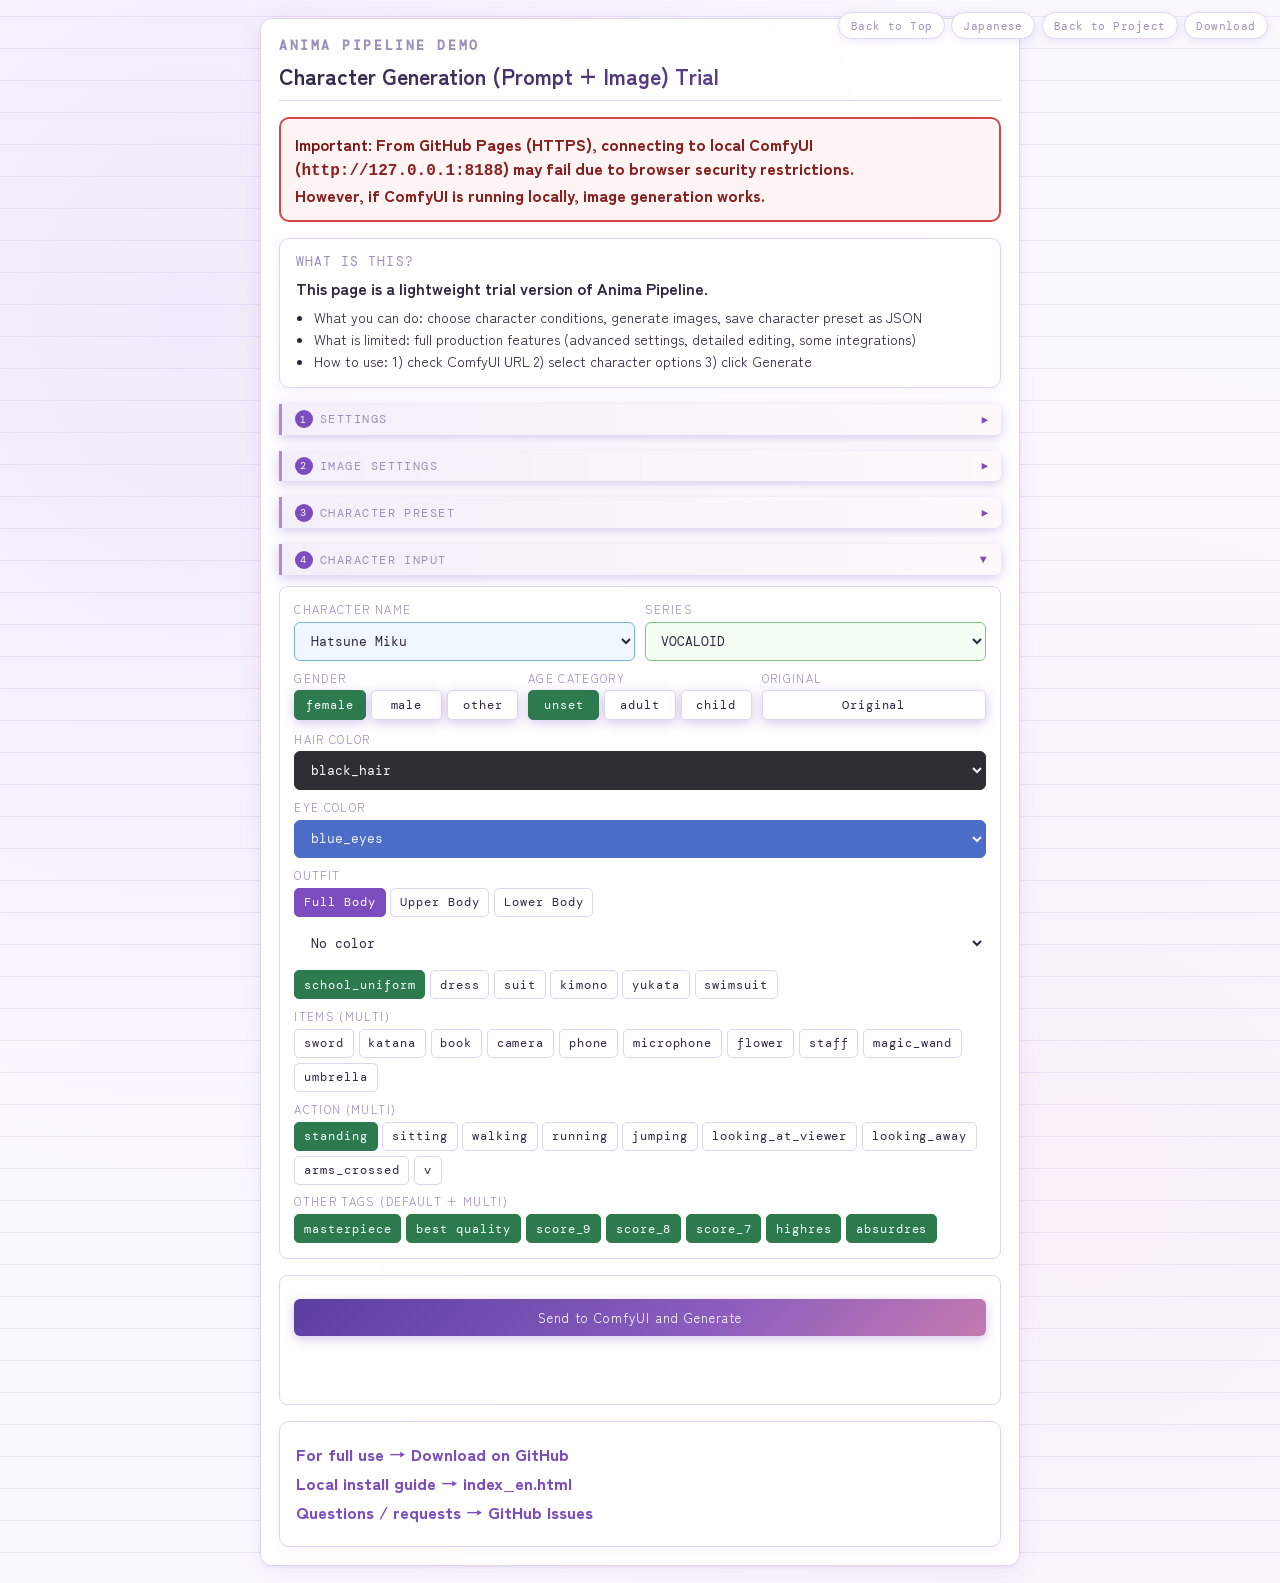
<file: docs/demo_en.html>
﻿<!DOCTYPE html>
<html lang="en">
<head>
  <meta charset="UTF-8" />
  <meta name="viewport" content="width=device-width, initial-scale=1.0" />
  <title>Character Generation (Prompt + Image) Trial</title>
  <meta name="description" content="Anima Pipeline trial page. Minimal demo that sends prompts directly to ComfyUI." />
  <link rel="canonical" href="https://tomotto1296.github.io/anima-pipeline/demo_en.html" />
  <meta property="og:site_name" content="Anima Pipeline" />
  <meta property="og:type" content="website" />
  <meta property="og:url" content="https://tomotto1296.github.io/anima-pipeline/demo_en.html" />
  <meta property="og:title" content="Character Generation (Prompt + Image) Trial" />
  <meta property="og:description" content="Anima Pipeline trial page. Minimal demo that sends prompts directly to ComfyUI." />
  <meta property="og:image" content="https://tomotto1296.github.io/anima-pipeline/images/hero-ui-and-result-card-1200x630.jpg" />
  <meta property="og:image:alt" content="Anima Pipeline demo page preview" />
  <meta name="twitter:card" content="summary_large_image" />
  <meta name="twitter:title" content="Character Generation (Prompt + Image) Trial" />
  <meta name="twitter:description" content="Anima Pipeline trial page. Minimal demo that sends prompts directly to ComfyUI." />
  <meta name="twitter:image" content="https://tomotto1296.github.io/anima-pipeline/images/hero-ui-and-result-card-1200x630.jpg" />
  <meta name="twitter:site" content="@RHU_AIstudio" />
  <!-- Google Analytics (GA4): configured -->
  <script async src="https://www.googletagmanager.com/gtag/js?id=G-JPMJG9G12Q"></script>
  <script>
    window.dataLayer = window.dataLayer || [];
    function gtag(){dataLayer.push(arguments);}
    gtag('js', new Date());
    gtag('config', 'G-JPMJG9G12Q');
  </script>
  <link rel="preconnect" href="https://fonts.googleapis.com" />
  <link rel="preconnect" href="https://fonts.gstatic.com" crossorigin />
  <link href="https://fonts.googleapis.com/css2?family=Zen+Kaku+Gothic+New:wght@400;500;700&family=DM+Mono:wght@400;500&display=swap" rel="stylesheet" />
  <style>
    :root { --ink:#2d2640; --paper:#faf8ff; --accent:#b388d8; --accent2:#f0a8c8; --muted:#9b90b8; --border:#ddd6f0; --success:#6db88a; --multi:#7c4dbf; --highlight:#f3eeff; }
    * { box-sizing:border-box; margin:0; padding:0; }
    body { color:var(--ink); background:var(--paper); background-image:radial-gradient(ellipse at 15% 20%, rgba(179,136,216,.12) 0%, transparent 50%), radial-gradient(ellipse at 85% 75%, rgba(240,168,200,.10) 0%, transparent 50%), repeating-linear-gradient(0deg, transparent, transparent 31px, rgba(221,214,240,.5) 31px, rgba(221,214,240,.5) 32px); font-family:"Zen Kaku Gothic New", sans-serif; min-height:100vh; padding:18px; }
    .container { width:100%; max-width:760px; margin:0 auto; background:rgba(255,255,255,.9); border:1px solid var(--border); box-shadow:0 4px 24px rgba(124,77,191,.08), 0 1px 3px rgba(124,77,191,.12); border-radius:12px; padding:18px; backdrop-filter:blur(8px); }
    h1 { font-size:.8rem; font-family:"DM Mono", monospace; letter-spacing:.2em; text-transform:uppercase; color:var(--muted); margin-bottom:.35rem; }
    h2 { font-size:1.35rem; font-weight:700; margin-bottom:1rem; background:linear-gradient(120deg, var(--ink) 0%, var(--multi) 100%); -webkit-background-clip:text; -webkit-text-fill-color:transparent; background-clip:text; border-bottom:1px solid var(--border); padding-bottom:.6rem; }
    .section { margin-bottom:1rem; }
    .stoggle { width:100%; font-family:"DM Mono", monospace; font-size:.75rem; letter-spacing:.12em; text-transform:uppercase; color:var(--muted); background:linear-gradient(90deg, rgba(179,136,216,.13), rgba(240,168,200,.08)); border-left:3px solid var(--accent); border-radius:0 6px 6px 0; padding:.4rem .8rem; margin-bottom:.7rem; display:flex; align-items:center; justify-content:space-between; gap:.45rem; cursor:pointer; }
    .num { display:inline-flex; width:18px; height:18px; border-radius:999px; align-items:center; justify-content:center; background:var(--multi); color:#fff; font-size:.65rem; font-family:"DM Mono", monospace; }
    .tog-left { display:flex; align-items:center; gap:.45rem; }
    .tog-arrow { font-size:.72rem; color:var(--multi); }
    .section.collapsed .tog-arrow { transform: rotate(-90deg); }
    .section.collapsed .box { display:none; }
    .box { border:1px solid var(--border); border-radius:8px; padding:.9rem; background:rgba(255,255,255,.92); }
    .desc { color:var(--muted); font-size:.78rem; margin-bottom:.7rem; }
    .grid { display:grid; gap:.6rem; } .grid.two { grid-template-columns:1fr 1fr; } .grid.three { grid-template-columns:1fr 1fr 1fr; }
    @media (max-width:740px){ .grid.two,.grid.three{ grid-template-columns:1fr; } }
    label { display:block; font-size:.7rem; letter-spacing:.12em; text-transform:uppercase; color:var(--muted); margin-bottom:.3rem; }
    input,select,button{ width:100%; background:#fff; border:1px solid var(--border); border-radius:6px; padding:.55rem .7rem; font-family:"DM Mono", monospace; font-size:.8rem; color:var(--ink); outline:none; }
    .inp-ja{ background:#f0f7ff !important; border-color:#7ab3e0 !important; }
    .inp-en{ background:#f5fff5 !important; border-color:#7ec47e !important; }
    input:focus,select:focus{ border-color:var(--accent); box-shadow:0 0 0 3px rgba(179,136,216,.18); }
    .btn-row{ display:flex; gap:.5rem; flex-wrap:wrap; margin-top:.55rem; } .btn-row > button{ flex:1; min-width:120px; }
    button{ cursor:pointer; background:linear-gradient(135deg,#5a3fa0 0%,#8b5dbf 60%,#c47ab0 100%); color:#fff; border:none; font-family:"Zen Kaku Gothic New", sans-serif; font-size:.82rem; letter-spacing:.08em; box-shadow:0 3px 12px rgba(124,77,191,.3); transition:all .15s; }
    button:hover{ background:linear-gradient(135deg,#4a2f90 0%,#7a4daf 60%,#b46aa0 100%); }
    button.secondary{ background:#fff; color:var(--muted); border:1px solid var(--border); box-shadow:none; font-family:"DM Mono", monospace; letter-spacing:.04em; }
    button.secondary:hover{ background:var(--highlight); color:var(--multi); }
    .status{ margin-top:.45rem; font-family:"DM Mono", monospace; font-size:.74rem; color:var(--muted); min-height:1.2em; white-space:pre-wrap; }
    .status.ok{ color:var(--success); } .status.warn{ color:#c0507a; }
    .hint{ margin-top:.5rem; font-size:.73rem; color:var(--muted); background:linear-gradient(90deg, rgba(179,136,216,.13), rgba(240,168,200,.08)); border-left:3px solid var(--accent); border-radius:0 6px 6px 0; padding:.45rem .65rem; }
    .chip-wrap{ display:flex; gap:.3rem; flex-wrap:wrap; }
    .chip-btn{ width:auto; padding:.35rem .55rem; border-radius:5px; border:1px solid var(--border); background:#fff; color:var(--ink); cursor:pointer; font-size:.74rem; font-family:"DM Mono", monospace; box-shadow:none; }
    .chip-btn:hover{ border-color:var(--multi); color:var(--multi); background:var(--highlight); }
    .chip-btn.active{ background:#2d7a4f; border-color:#2d7a4f; color:#fff; }
    .chip-btn.single.active{ background:var(--multi); border-color:var(--multi); }
    .choice-row{ display:flex; gap:.3rem; }
    .choice-btn{
      flex:1;
      border:1px solid var(--border);
      background:white;
      padding:.4rem .3rem;
      border-radius:5px;
      font-family:"DM Mono", monospace;
      font-size:.72rem;
      color:var(--ink);
      text-align:center;
      cursor:pointer;
      user-select:none;
    }
    .choice-btn.active{ background:#2d7a4f; color:#fff; border-color:#2d7a4f; }
    .images{ margin-top:.7rem; display:grid; grid-template-columns:repeat(auto-fill,minmax(160px,1fr)); gap:.5rem; }
    .images img{ width:100%; border:1px solid var(--border); border-radius:8px; display:block; background:#f7f4ff; }
    .critical-note{
      margin:.8rem 0 1rem;
      border:2px solid #d64545;
      background:#fff4f4;
      border-radius:10px;
      padding:.8rem .9rem;
      color:#8a1f1f;
      font-size:1rem;
      line-height:1.5;
      font-weight:800;
    }
    .critical-note strong{ color:#7a1010; }
    .intro-panel{
      margin:0 0 1rem;
      border:1px solid var(--border);
      border-radius:10px;
      background:#ffffff;
      padding:.9rem 1rem;
      box-shadow:0 2px 10px rgba(124,77,191,.08);
    }
    .intro-title{
      font-family:"DM Mono", monospace;
      font-size:.82rem;
      letter-spacing:.08em;
      text-transform:uppercase;
      color:var(--muted);
      margin-bottom:.35rem;
    }
    .intro-main{
      font-size:1rem;
      font-weight:700;
      color:var(--ink);
      margin-bottom:.45rem;
    }
    .intro-list{
      margin:0;
      padding-left:1.1rem;
      color:var(--ink);
      font-size:.88rem;
      line-height:1.55;
    }
    .quick-links{
      position:fixed;
      top:12px;
      right:12px;
      z-index:1000;
      display:flex;
      gap:.4rem;
      align-items:center;
    }
    .quick-links a{
      width:auto;
      text-decoration:none;
      background:white;
      color:var(--muted);
      border:1px solid var(--border);
      border-radius:999px;
      padding:.35rem .7rem;
      font-family:"DM Mono", monospace;
      font-size:.7rem;
      letter-spacing:.04em;
      box-shadow:0 2px 8px rgba(124,77,191,.12);
      transition:all .15s;
    }
    .quick-links a:hover{
      background:var(--highlight);
      color:var(--multi);
      border-color:var(--accent);
    }
    .bottom-cta{
      margin:1rem 0 0;
      border:1px solid var(--border);
      border-radius:10px;
      background:#fff;
      padding:1rem;
      box-shadow:0 2px 10px rgba(124,77,191,.08);
    }
    .bottom-cta a{
      display:block;
      font-size:1.05rem;
      font-weight:800;
      line-height:1.5;
      color:var(--multi);
      text-decoration:none;
      margin:.25rem 0;
    }
    .bottom-cta a:hover{ text-decoration:underline; }
  </style>
</head>
<body>
  <div class="quick-links">
    <a href="#top">Back to Top</a>
    <a href="./demo.html">Japanese</a>
    <a href="https://tomotto1296.github.io/anima-pipeline/" target="_blank" rel="noopener noreferrer">Back to Project</a>
    <a href="https://github.com/tomotto1296/anima-pipeline/releases/latest" target="_blank" rel="noopener noreferrer">Download</a>
  </div>
  <div id="top"></div>
  <div class="container">
    <h1>Anima Pipeline Demo</h1>
    <h2>Character Generation (Prompt + Image) Trial</h2>
    <div class="critical-note">
      <strong>Important:</strong> From GitHub Pages (HTTPS), connecting to local ComfyUI (<code>http://127.0.0.1:8188</code>) may fail due to browser security restrictions.<br />
      However, if ComfyUI is running locally, image generation works.
    </div>
    <div class="intro-panel">
      <div class="intro-title">What Is This?</div>
      <div class="intro-main">This page is a lightweight trial version of Anima Pipeline.</div>
      <ul class="intro-list">
        <li>What you can do: choose character conditions, generate images, save character preset as JSON</li>
        <li>What is limited: full production features (advanced settings, detailed editing, some integrations)</li>
        <li>How to use: 1) check ComfyUI URL 2) select character options 3) click Generate</li>
      </ul>
    </div>

    <section class="section collapsed" id="sec-config">
      <button type="button" class="stoggle" data-target="box-config"><span class="tog-left"><span class="num">1</span>Settings</span><span class="tog-arrow">▼</span></button>
      <div class="box" id="box-config">
        <p class="desc">Workflow is fixed to `image_anima_preview.json`. JSON customization is disabled.</p>
        <div class="grid two">
          <div><label for="comfyUrl">ComfyUI URL</label><input id="comfyUrl" value="http://127.0.0.1:8188" /></div>
          <div><label>Workflow</label><input value="workflows/image_anima_preview.json (fixed)" readonly /></div>
        </div>
        <div class="btn-row">
          <button id="checkComfyBtn" class="secondary">Check Connection</button>
          <button id="reloadWfBtn" class="secondary">Reload Workflow</button>
        </div>
        <div class="hint">On the trial page (GitHub Pages / HTTPS), requests to `http://127.0.0.1:8188` may fail due to browser restrictions. Open this page locally (for example `http://localhost:7860`) or use ComfyUI exposed over HTTPS.</div>
        <div id="cfgStatus" class="status"></div>
      </div>
    </section>

    <section class="section collapsed" id="sec-image">
      <button type="button" class="stoggle" data-target="box-image"><span class="tog-left"><span class="num">2</span>Image Settings</span><span class="tog-arrow">▼</span></button>
      <div class="box" id="box-image">
        <div class="grid three">
          <div><label for="width">Width</label><input id="width" type="number" min="256" step="64" value="1024" /></div>
          <div><label for="height">Height</label><input id="height" type="number" min="256" step="64" value="1024" /></div>
          <div><label for="count">Images</label><input id="count" type="number" min="1" max="4" value="1" /></div>
        </div>
        <p class="desc" style="margin-top:.65rem;">Generation Parameters</p>
        <div class="grid three" style="margin-top:.6rem;">
          <div>
            <label for="seedMode">Seed</label>
            <select id="seedMode">
              <option value="random" selected>Random (change every run)</option>
              <option value="fixed">Fixed</option>
            </select>
          </div>
          <div><label for="seed">Seed Value</label><input id="seed" type="number" min="0" step="1" value="123456789" /></div>
          <div><label for="steps">Steps</label><input id="steps" type="number" min="1" max="150" step="1" value="30" /></div>
        </div>
        <div class="grid three" style="margin-top:.6rem;">
          <div><label for="cfg">CFG</label><input id="cfg" type="number" min="1" max="30" step="0.5" value="4" /></div>
          <div><label for="sampler">Sampler</label><input id="sampler" value="euler" /></div>
          <div><label for="scheduler">Scheduler</label><input id="scheduler" value="normal" /></div>
        </div>
        <div class="grid three" style="margin-top:.6rem;">
          <div><label for="denoise">Denoise</label><input id="denoise" type="number" min="0" max="1" step="0.05" value="1" /></div>
        </div>
        <div style="margin-top:.55rem;"><label for="negative">Negative Prompt (fixed default)</label><input id="negative" readonly /></div>
      </div>
    </section>

    <section class="section collapsed" id="sec-preset">
      <button type="button" class="stoggle" data-target="box-preset"><span class="tog-left"><span class="num">3</span>Character Preset</span><span class="tog-arrow">▼</span></button>
      <div class="box" id="box-preset">
        <p class="desc">Save downloads a JSON file to your browser default folder.</p>
        <div class="grid">
          <div><label for="presetName">Name</label><input id="presetName" placeholder="e.g. miku_uniform" /></div>
        </div>
        <div class="btn-row">
          <button id="savePresetBtn">Save</button>
        </div>
        <div id="presetStatus" class="status"></div>
      </div>
    </section>

    <section class="section" id="sec-chara">
      <button type="button" class="stoggle" data-target="box-chara"><span class="tog-left"><span class="num">4</span>Character Input</span><span class="tog-arrow">▼</span></button>
      <div class="box" id="box-chara">
        <div class="grid two">
          <div><label for="name">Character Name</label><select id="name" class="inp-ja"><option value="初音ミク">Hatsune Miku</option><option value="ずんだもん">Zundamon</option><option value="original">original</option></select></div>
          <div><label for="series">Series</label><select id="series" class="inp-en"><option value="VOCALOID">VOCALOID</option><option value="VOICEVOX">VOICEVOX</option><option value="original">original</option></select></div>
        </div>
        <div class="grid three" style="margin-top:.55rem;">
          <div>
            <label>Gender</label>
            <input id="gender" type="hidden" value="female" />
            <div class="choice-row" id="genderRow">
              <button type="button" class="choice-btn active" data-value="female">female</button>
              <button type="button" class="choice-btn" data-value="male">male</button>
              <button type="button" class="choice-btn" data-value="other">other</button>
            </div>
          </div>
          <div>
            <label>Age Category</label>
            <input id="age" type="hidden" value="unset" />
            <div class="choice-row" id="ageRow">
              <button type="button" class="choice-btn active" data-value="unset">unset</button>
              <button type="button" class="choice-btn" data-value="adult">adult</button>
              <button type="button" class="choice-btn" data-value="child">child</button>
            </div>
          </div>
          <div>
            <label>Original</label>
            <input id="original" type="hidden" value="false" />
            <div class="choice-row">
              <button type="button" class="choice-btn" id="origBtn">Original</button>
            </div>
          </div>
        </div>
        <div style="margin-top:.65rem;"><label for="hairColorSel">Hair Color</label><select id="hairColorSel"></select></div>
        <div style="margin-top:.55rem;"><label for="eyeColorSel">Eye Color</label><select id="eyeColorSel"></select></div>
        <div style="margin-top:.55rem;"><label>Outfit</label>
          <div id="outfitCatButtons" class="chip-wrap"></div>
          <div style="margin-top:.45rem;"><select id="outfitColorSel"></select></div>
          <div style="margin-top:.45rem;"><div id="outfitItemButtons" class="chip-wrap"></div></div>
        </div>
        <div style="margin-top:.55rem;"><label>Items (multi)</label><div id="itemButtons" class="chip-wrap"></div></div>
        <div style="margin-top:.55rem;"><label>Action (multi)</label><div id="actionButtons" class="chip-wrap"></div></div>
        <div style="margin-top:.55rem;"><label>Other Tags (default + multi)</label><div id="miscButtons" class="chip-wrap"></div></div>
      </div>
    </section>

    <section class="section" id="sec-generate">
      <div class="box">
        <div class="btn-row"><button id="generateBtn">Send to ComfyUI and Generate</button></div>
        <div id="genStatus" class="status"></div>
        <div id="promptStatus" class="status"></div>
        <div id="images" class="images"></div>
      </div>
    </section>
    <section class="bottom-cta">
      <a href="https://github.com/tomotto1296/anima-pipeline/releases/latest" target="_blank" rel="noopener noreferrer">For full use → Download on GitHub</a>
      <a href="./index_en.html">Local install guide → index_en.html</a>
      <a href="https://github.com/tomotto1296/anima-pipeline/issues" target="_blank" rel="noopener noreferrer">Questions / requests → GitHub Issues</a>
    </section>
  </div>

  <script>
    const LS_WORKFLOW = "anima_demo_fixed_workflow_v1";
    const WORKFLOW_URLS = [
      "https://raw.githubusercontent.com/tomotto1296/anima-pipeline/main/workflows/image_anima_preview.json",
      "../workflows/image_anima_preview.json",
      "./workflows/image_anima_preview.json"
    ];
    const DEFAULT_MISC_TAGS = ["masterpiece", "best quality", "score_9", "score_8", "score_7", "highres", "absurdres"];
    const ALWAYS_SAFE_TAGS = ["safe", "rating_safe"];
    const NSFW_BLOCKED_TAGS = new Set(["nsfw","explicit","rating_explicit","questionable","rating_questionable","nude","naked","sex"]);
    const NEGATIVE_SAFETY_TAGS = ["nsfw", "explicit", "rating_explicit", "rating_questionable"];
    const OUTFIT_CATEGORY_OPTIONS = [
      { v:"full", label:"Full Body" },
      { v:"upper", label:"Upper Body" },
      { v:"lower", label:"Lower Body" }
    ];
    const OUTFIT_ITEMS_BY_CATEGORY = {
      full: ["school_uniform", "dress", "suit", "kimono", "yukata", "swimsuit"],
      upper: ["jacket", "hoodie", "t-shirt", "shirt", "blazer"],
      lower: ["skirt", "shorts", "pants"]
    };
    const OUTFIT_COLOR_OPTIONS = [
      { v:"", label:"No color", bg:"#ffffff", fg:"#2d2640" },
      { v:"black_clothes", label:"Black", bg:"#2f2f33", fg:"#f4f6ff" },
      { v:"white_clothes", label:"White", bg:"#f5f7ff", fg:"#2d2640" },
      { v:"red_clothes", label:"Red", bg:"#b64940", fg:"#fff2f1" },
      { v:"blue_clothes", label:"Blue", bg:"#466abf", fg:"#eef3ff" },
      { v:"green_clothes", label:"Green", bg:"#4f8e5b", fg:"#f3fff4" },
      { v:"pink_clothes", label:"Pink", bg:"#d27ca8", fg:"#fff4fb" }
    ];
    const ACTION_OPTIONS = ["standing", "sitting", "walking", "running", "jumping", "looking_at_viewer", "looking_away", "arms_crossed", "v"];
    const HAIR_OPTIONS = [
      {v:"black_hair", label:"black_hair", bg:"#2f2f33", fg:"#f4f6ff"},
      {v:"brown_hair", label:"brown_hair", bg:"#6c4a34", fg:"#fff8f2"},
      {v:"blonde_hair", label:"blonde_hair", bg:"#ead37b", fg:"#2d2640"},
      {v:"red_hair", label:"red_hair", bg:"#b64940", fg:"#fff2f1"},
      {v:"green_hair", label:"green_hair", bg:"#4f8e5b", fg:"#f3fff4"},
      {v:"blue_hair", label:"blue_hair", bg:"#466abf", fg:"#eef3ff"},
      {v:"purple_hair", label:"purple_hair", bg:"#7753b3", fg:"#f6f0ff"},
      {v:"pink_hair", label:"pink_hair", bg:"#d27ca8", fg:"#fff4fb"},
      {v:"white_hair", label:"white_hair", bg:"#f5f7ff", fg:"#2d2640"},
      {v:"silver_hair", label:"silver_hair", bg:"#cfd5e4", fg:"#2d2640"}
    ];
    const EYE_OPTIONS = [
      {v:"black_eyes", label:"black_eyes", bg:"#31333a", fg:"#f5f7ff"},
      {v:"brown_eyes", label:"brown_eyes", bg:"#7b5538", fg:"#fff6ef"},
      {v:"amber_eyes", label:"amber_eyes", bg:"#c68a2f", fg:"#fff8e8"},
      {v:"red_eyes", label:"red_eyes", bg:"#b04747", fg:"#fff1f1"},
      {v:"green_eyes", label:"green_eyes", bg:"#4d8f67", fg:"#effff4"},
      {v:"blue_eyes", label:"blue_eyes", bg:"#4b6dc8", fg:"#eef2ff"},
      {v:"purple_eyes", label:"purple_eyes", bg:"#7252bb", fg:"#f4f0ff"},
      {v:"pink_eyes", label:"pink_eyes", bg:"#d17aa8", fg:"#fff3fb"},
      {v:"gold_eyes", label:"gold_eyes", bg:"#b78b2f", fg:"#fff8ea"}
    ];
    const ITEM_OPTIONS = ["sword", "katana", "book", "camera", "phone", "microphone", "flower", "staff", "magic_wand", "umbrella"];
    const NAME_EN_MAP = { "初音ミク": "hatsune_miku", "ずんだもん": "zundamon" };
    const SERIES_EN_MAP = { "VOCALOID": "vocaloid", "VOICEVOX": "voicevox" };
    const PRESET_TEMPLATE = { series:"", original:false, name:"", name_en:"", series_en:"", gender:"female", age:"unset", outfit:"", action:"", hair:"", hairstyle:"", hairstyle_lm:"", haircolor:"", eyes:"", skin:"", body:"", misc:"", bust:"", face:"", eyestate:"", mouth:"", effect:"", ears:"", tail:"", wings:"", acc:"", item:"", posv:"", posh:"", outfit_cat:"", outfit_color:"", outfit_item:"", outfit_free:"", skinOther:"", hairstyle_free:"", hairother:"", action_free:"", item_free:"" };

    let fixedApiPrompt = null;
    let fixedNegDefault = "worst quality, low quality, score_1, score_2, score_3, blurry, jpeg artifacts, sepia";

    const q = (id)=>document.getElementById(id);
    const nowIso = ()=>new Date().toISOString();
    const jparse = (txt,fb)=>{ try{return JSON.parse(txt);}catch{return fb;} };
    function setStatus(id,text,cls=""){ const el=q(id); el.textContent=text||""; el.className="status"+(cls?" "+cls:""); }
    const comfyBase = ()=> (q("comfyUrl").value||"").trim().replace(/\/$/,"");

    function createTagButtons(containerId, options, single=false, defaults=[]){
      const el=q(containerId); el.innerHTML="";
      options.forEach(tag=>{
        const b=document.createElement("button");
        b.type="button";
        b.className="chip-btn"+(single?" single":"")+(defaults.includes(tag)?" active":"");
        b.dataset.tag=tag; b.textContent=tag;
        b.addEventListener("click",()=>{
          if(single){ el.querySelectorAll(".chip-btn").forEach(x=>x.classList.remove("active")); b.classList.add("active"); }
          else b.classList.toggle("active");
        });
        el.appendChild(b);
      });
    }
    const selectedTags = (containerId)=>Array.from(q(containerId).querySelectorAll(".chip-btn.active")).map(b=>b.dataset.tag);
    function setSelectedTags(containerId,tags,single=false){
      const set=new Set((tags||[]).map(String));
      const btns=Array.from(q(containerId).querySelectorAll(".chip-btn"));
      btns.forEach(b=>b.classList.toggle("active",set.has(b.dataset.tag)));
      if(single){ btns.filter(b=>b.classList.contains("active")).slice(1).forEach(b=>b.classList.remove("active")); }
    }
    function applySelectColor(selectEl, options){
      const found = options.find(o=>o.v===selectEl.value);
      if(!found){ selectEl.style.backgroundColor="#fff"; selectEl.style.color="var(--ink)"; selectEl.style.borderColor="var(--border)"; return; }
      selectEl.style.backgroundColor=found.bg||"#fff";
      selectEl.style.color=found.fg||"var(--ink)";
      selectEl.style.borderColor=found.bg||"var(--border)";
    }
    function initColorSelect(selectId, options, defaultValue){
      const sel=q(selectId); if(!sel) return;
      sel.innerHTML="";
      options.forEach(o=>{
        const opt=document.createElement("option");
        opt.value=o.v; opt.textContent=o.label;
        opt.style.backgroundColor=o.bg||"#fff";
        opt.style.color=o.fg||"#111";
        sel.appendChild(opt);
      });
      sel.value=defaultValue||options[0]?.v||"";
      applySelectColor(sel,options);
      sel.addEventListener("change",()=>applySelectColor(sel,options));
    }
    function selectedSingleTag(containerId){
      const b=q(containerId)?.querySelector(".chip-btn.active");
      return b?String(b.dataset.tag||""):"";
    }
    function initOutfitUi(){
      const catWrap=q("outfitCatButtons");
      if(!catWrap) return;
      catWrap.innerHTML="";
      OUTFIT_CATEGORY_OPTIONS.forEach((o,idx)=>{
        const b=document.createElement("button");
        b.type="button";
        b.className="chip-btn single"+(idx===0?" active":"");
        b.dataset.tag=o.v;
        b.textContent=o.label;
        b.addEventListener("click",()=>{
          catWrap.querySelectorAll(".chip-btn").forEach(x=>x.classList.remove("active"));
          b.classList.add("active");
          renderOutfitItems(o.v, []);
        });
        catWrap.appendChild(b);
      });
      initColorSelect("outfitColorSel",OUTFIT_COLOR_OPTIONS,"");
      renderOutfitItems("full",["school_uniform"]);
    }
    function renderOutfitItems(category, selected=[]){
      const options=OUTFIT_ITEMS_BY_CATEGORY[category]||OUTFIT_ITEMS_BY_CATEGORY.full;
      createTagButtons("outfitItemButtons",options,false,selected);
    }
    function getOutfitTags(){
      const tags=[];
      const color=q("outfitColorSel")?.value||"";
      if(color) tags.push(color);
      selectedTags("outfitItemButtons").forEach(t=>tags.push(t));
      return tags;
    }
    function applyOutfitFromCsv(outfitCsv){
      const tags=splitCsv(outfitCsv);
      const colorSet=new Set(OUTFIT_COLOR_OPTIONS.map(o=>o.v).filter(Boolean));
      const color=tags.find(t=>colorSet.has(t))||"";
      const items=tags.filter(t=>!colorSet.has(t));
      const score=(cat)=>items.filter(t=>(OUTFIT_ITEMS_BY_CATEGORY[cat]||[]).includes(t)).length;
      const category=score("upper")>score("full") && score("upper")>=score("lower") ? "upper" : (score("lower")>score("full") ? "lower" : "full");
      setSelectedTags("outfitCatButtons",[category],true);
      renderOutfitItems(category,items);
      q("outfitColorSel").value=color;
      applySelectColor(q("outfitColorSel"),OUTFIT_COLOR_OPTIONS);
    }

    async function fetchWorkflowFromCandidates(){
      for(const url of WORKFLOW_URLS){
        try{ const r=await fetch(url,{cache:"no-store"}); if(!r.ok) continue; const w=await r.json(); if(w&&Array.isArray(w.nodes)) return w; }catch(_){ }
      }
      return null;
    }
    const SEED_CONTROL_VALUES = new Set(["randomize","fixed","increment","decrement"]);
    function workflowToApi(workflowData){
      const linksMap=new Map(); (workflowData.links||[]).forEach(link=>linksMap.set(link[0],link));
      const apiPrompt={};
      (workflowData.nodes||[]).forEach(n=>{
        const nodeId=String(n.id); const inputs={};
        const widgetsValues=Array.isArray(n.widgets_values)?[...n.widgets_values]:[];
        const cleanedValues=[];
        for(let i=0;i<widgetsValues.length;i++){ const val=widgetsValues[i]; cleanedValues.push(val); const next=widgetsValues[i+1]; if(SEED_CONTROL_VALUES.has(next)) i+=1; }
        let widgetIdx=0;
        (n.inputs||[]).forEach(inp=>{
          const linkId=inp.link;
          if(linkId!==undefined&&linkId!==null){ const link=linksMap.get(linkId); if(link) inputs[inp.name]=[String(link[1]),link[2]]; }
          else if(inp.widget){ if(widgetIdx<cleanedValues.length){ inputs[inp.name]=cleanedValues[widgetIdx]; widgetIdx+=1; } }
        });
        const outputs=n.outputs||[];
        const hasOutput=outputs.some(o=>Array.isArray(o.links)&&o.links.length>0);
        const hasInputLinks=(n.inputs||[]).some(i=>i.link!==null&&i.link!==undefined);
        const isDisplayOnly=outputs.length===0&&!hasInputLinks;
        if(isDisplayOnly) return;
        apiPrompt[nodeId]={ class_type:n.type||"", inputs };
      });
      return apiPrompt;
    }
    function extractNegativeDefault(apiPrompt){ const node=apiPrompt["12"]; if(node&&node.inputs&&typeof node.inputs.text==="string"&&node.inputs.text.trim()) return node.inputs.text; return fixedNegDefault; }
    async function loadFixedWorkflow(force=false){
      if(!force){
        const cached=jparse(localStorage.getItem(LS_WORKFLOW),null);
        if(cached&&Array.isArray(cached.nodes)){ fixedApiPrompt=workflowToApi(cached); fixedNegDefault=extractNegativeDefault(fixedApiPrompt); if(!q("negative").value.trim()) q("negative").value=buildNegativePrompt(fixedNegDefault); setStatus("cfgStatus","Loaded fixed workflow (cache).","ok"); return; }
      }
      const wf=await fetchWorkflowFromCandidates();
      if(!wf){ setStatus("cfgStatus","Failed to fetch fixed workflow.","warn"); return; }
      fixedApiPrompt=workflowToApi(wf); fixedNegDefault=extractNegativeDefault(fixedApiPrompt); q("negative").value=buildNegativePrompt(fixedNegDefault); localStorage.setItem(LS_WORKFLOW,JSON.stringify(wf)); setStatus("cfgStatus","Loaded fixed workflow.","ok");
    }

    async function checkComfy(){
      setStatus("cfgStatus","Checking connection...");
      try{ const r=await fetch(comfyBase()+"/system_stats",{cache:"no-store"}); if(!r.ok) throw new Error("HTTP "+r.status); await r.json(); setStatus("cfgStatus","ComfyUI connection OK","ok"); }
      catch(e){ setStatus("cfgStatus","Connection failed: "+e.message,"warn"); }
    }

    function normalizePreset(src){ const p=src&&typeof src==="object"?src:{}; return { name:String(p.name||"Unnamed"), data:Object.assign({},PRESET_TEMPLATE,p.data||{}), savedAt:String(p.savedAt||nowIso()) }; }
    function safeFilename(name){
      return String(name||"character_preset").trim().replace(/[\\/:*?"<>|]/g,"_").replace(/\s+/g,"_");
    }
    function downloadJson(filename,obj){
      const blob = new Blob([JSON.stringify(obj,null,2)],{type:"application/json"});
      const url = URL.createObjectURL(blob);
      const a = document.createElement("a");
      a.href = url;
      a.download = filename;
      document.body.appendChild(a);
      a.click();
      a.remove();
      setTimeout(()=>URL.revokeObjectURL(url),1000);
    }
    const splitCsv=(v)=>String(v||"").split(",").map(s=>s.trim()).filter(Boolean);
    function bindChoiceRow(rowId,inputId){
      const row=q(rowId), hid=q(inputId);
      if(!row||!hid) return;
      row.querySelectorAll(".choice-btn").forEach(btn=>{
        btn.addEventListener("click",()=>{
          row.querySelectorAll(".choice-btn").forEach(x=>x.classList.remove("active"));
          btn.classList.add("active");
          hid.value=btn.dataset.value;
        });
      });
    }
    function setChoiceValue(rowId,inputId,value){
      const row=q(rowId), hid=q(inputId);
      if(!row||!hid) return;
      hid.value=String(value);
      row.querySelectorAll(".choice-btn").forEach(btn=>btn.classList.toggle("active", btn.dataset.value===String(value)));
    }
    function bindOriginalToggle(){
      const btn=q("origBtn"), hid=q("original");
      if(!btn||!hid) return;
      btn.addEventListener("click",()=>setOriginalValue(hid.value!=="true"));
    }
    function setOriginalValue(isOriginal){
      const btn=q("origBtn"), hid=q("original");
      if(hid) hid.value=isOriginal?"true":"false";
      if(btn) btn.classList.toggle("active", !!isOriginal);
      applyOriginalMode(!!isOriginal);
    }
    function initSectionToggles(){
      document.querySelectorAll(".stoggle[data-target]").forEach(btn=>{
        btn.addEventListener("click",()=>{
          const sec=btn.closest(".section");
          if(sec) sec.classList.toggle("collapsed");
        });
      });
    }
    function applyOriginalMode(isOriginal){
      const nameSel=q("name");
      const seriesSel=q("series");
      if(!nameSel||!seriesSel) return;
      if(isOriginal){
        nameSel.value="original";
        seriesSel.value="original";
        nameSel.disabled=true;
        seriesSel.disabled=true;
      } else {
        nameSel.disabled=false;
        seriesSel.disabled=false;
        if(nameSel.value==="original") nameSel.value="初音ミク";
        if(seriesSel.value==="original") seriesSel.value="VOCALOID";
      }
    }

    function charFromForm(){
      const d=Object.assign({},PRESET_TEMPLATE);
      d.name=q("name").value.trim(); d.name_en=NAME_EN_MAP[d.name]||""; d.series=q("series").value.trim(); d.series_en=SERIES_EN_MAP[d.series]||""; d.gender=q("gender").value; d.age=q("age").value; d.original=q("original").value==="true";
      if(d.original){
        d.name="original";
        d.name_en="original_character";
        d.series="original";
        d.series_en="original";
      }
      const outfit=getOutfitTags(), action=selectedTags("actionButtons"), item=selectedTags("itemButtons"), misc=selectedTags("miscButtons");
      d.outfit=outfit.join(", "); d.outfit_free=d.outfit; d.action=action.join(", "); d.haircolor=q("hairColorSel").value||""; d.eyes=q("eyeColorSel").value||""; d.item=item.join(", "); d.misc=misc.join(", ");
      return d;
    }
    function charToForm(ch){
      const d=Object.assign({},PRESET_TEMPLATE,ch||{});
      q("name").value=d.name||"初音ミク"; q("series").value=d.series||"VOCALOID";
      setChoiceValue("genderRow","gender",d.gender||"female");
      setChoiceValue("ageRow","age",d.age||"unset");
      setOriginalValue(Boolean(d.original));
      applyOutfitFromCsv(d.outfit||d.outfit_free);
      setSelectedTags("actionButtons",splitCsv(d.action||d.action_free));
      q("hairColorSel").value=d.haircolor||"black_hair";
      q("eyeColorSel").value=d.eyes||"blue_eyes";
      applySelectColor(q("hairColorSel"),HAIR_OPTIONS);
      applySelectColor(q("eyeColorSel"),EYE_OPTIONS);
      setSelectedTags("itemButtons",splitCsv(d.item||d.item_free));
      setSelectedTags("miscButtons",splitCsv(d.misc));
    }
    function presetSave(){
      const d=charFromForm();
      const fallback=d.name||d.name_en||"character_preset";
      const p=normalizePreset({name:(q("presetName").value||fallback).trim(),data:d,savedAt:nowIso()});
      const filename=safeFilename(p.name||fallback)+"_"+p.savedAt.slice(0,19).replace(/[:T]/g,"-")+".json";
      downloadJson(filename,p);
      setStatus("presetStatus","Downloaded JSON: "+filename,"ok");
    }
    function buildPositivePrompt(ch){
      const tags=[]; DEFAULT_MISC_TAGS.forEach(t=>tags.push(t)); ALWAYS_SAFE_TAGS.forEach(t=>tags.push(t));
      const addCsv=(v)=>splitCsv(v).forEach(t=>tags.push(t));
      if(ch.original){
        tags.push("original_character");
      } else {
        addCsv(ch.name_en||ch.name);
        addCsv(ch.series_en||ch.series);
      }
      addCsv(ch.outfit); addCsv(ch.action); addCsv(ch.haircolor); addCsv(ch.eyes); addCsv(ch.item); addCsv(ch.misc);
      if(ch.gender==="male") tags.unshift("1boy"); else if(ch.gender==="female") tags.unshift("1girl"); else tags.unshift("1other");
      const uniq=[], seen=new Set();
      tags.forEach(t=>{ const raw=String(t).trim(); const k=raw.toLowerCase(); if(!k||NSFW_BLOCKED_TAGS.has(k)||seen.has(k)) return; seen.add(k); uniq.push(raw); });
      return uniq.join(", ");
    }
    function buildNegativePrompt(baseNegative){
      const merged = [];
      splitCsv(baseNegative).forEach(t=>merged.push(t));
      NEGATIVE_SAFETY_TAGS.forEach(t=>merged.push(t));
      const uniq = [], seen = new Set();
      merged.forEach(t=>{ const raw=String(t).trim(); const k=raw.toLowerCase(); if(!k||seen.has(k)) return; seen.add(k); uniq.push(raw); });
      return uniq.join(", ");
    }
    function randomSeedInt(){
      if(self.crypto&&crypto.getRandomValues){
        const a=new Uint32Array(1); crypto.getRandomValues(a); return Number(a[0]);
      }
      return Math.floor(Math.random()*4294967295);
    }
    function getGenerationParams(){
      const seedMode=q("seedMode").value;
      const fixedSeed=Math.max(0,Math.floor(Number(q("seed").value)||0));
      const steps=Math.max(1,Math.min(150,Math.floor(Number(q("steps").value)||30)));
      const cfg=Math.max(1,Math.min(30,Number(q("cfg").value)||4));
      const sampler=(q("sampler").value||"euler").trim()||"euler";
      const scheduler=(q("scheduler").value||"normal").trim()||"normal";
      const denoise=Math.max(0,Math.min(1,Number(q("denoise").value)||1));
      const seed=seedMode==="random"?randomSeedInt():fixedSeed;
      if(seedMode==="random") q("seed").value=String(seed);
      return { seed, steps, cfg, sampler, scheduler, denoise };
    }
    function syncSeedInputState(){
      const fixed=q("seedMode").value==="fixed";
      q("seed").disabled=!fixed;
    }
    const deepClone=(obj)=>JSON.parse(JSON.stringify(obj));
    function applyInputsToApiPrompt(apiPrompt,positive,negative,width,height,count,gen){
      const p=deepClone(apiPrompt);
      if(!p["11"]||!p["12"]) throw new Error("Required workflow node IDs (11/12) were not found.");
      p["11"].inputs=p["11"].inputs||{}; p["11"].inputs.text=positive;
      p["12"].inputs=p["12"].inputs||{}; p["12"].inputs.text=negative;
      Object.keys(p).forEach(id=>{
        const n=p[id];
        if(n.class_type==="EmptyLatentImage"){
          if("width" in n.inputs) n.inputs.width=width;
          if("height" in n.inputs) n.inputs.height=height;
          if("batch_size" in n.inputs) n.inputs.batch_size=count;
        }
        if(["KSampler","KSamplerAdvanced","SamplerCustom"].includes(n.class_type)){
          if("seed" in n.inputs) n.inputs.seed=gen.seed;
          if("steps" in n.inputs) n.inputs.steps=gen.steps;
          if("cfg" in n.inputs) n.inputs.cfg=gen.cfg;
          if("sampler_name" in n.inputs) n.inputs.sampler_name=gen.sampler;
          if("scheduler" in n.inputs) n.inputs.scheduler=gen.scheduler;
          if("denoise" in n.inputs) n.inputs.denoise=gen.denoise;
          if("noise_seed" in n.inputs) n.inputs.noise_seed=gen.seed;
        }
        if(["SaveImage","SaveImageExtended","Image Save","WAS_Save_Images"].includes(n.class_type)){
          const dt=new Date(); const d=dt.toISOString().slice(0,10); const t=dt.toTimeString().slice(0,8).replace(/:/g,"")+String(dt.getMilliseconds()).padStart(3,"0");
          n.inputs.filename_prefix=`${d}/${t}_`;
        }
      });
      return p;
    }
    async function submitComfy(apiPrompt){
      const body={ prompt:apiPrompt, client_id:(self.crypto&&crypto.randomUUID)?crypto.randomUUID():("demo-"+Date.now()) };
      const r=await fetch(comfyBase()+"/prompt",{method:"POST",headers:{"Content-Type":"application/json"},body:JSON.stringify(body)});
      const d=await r.json(); if(!r.ok) throw new Error(d.error||("HTTP "+r.status)); if(!d.prompt_id) throw new Error("prompt_id was not returned."); return d.prompt_id;
    }
    function comfyViewUrl(base,img){
      const filename=encodeURIComponent(String(img.filename||"")); const sub=encodeURIComponent(String(img.subfolder||"")); const type=encodeURIComponent(String(img.type||"output"));
      return base+"/view?filename="+filename+"&subfolder="+sub+"&type="+type;
    }
    async function pollHistory(promptId,maxTry=180){
      const base=comfyBase();
      for(let i=0;i<maxTry;i++){
        await new Promise(res=>setTimeout(res,2000));
        const r=await fetch(base+"/history/"+encodeURIComponent(promptId),{cache:"no-store"});
        if(!r.ok) continue;
        const d=await r.json(); const rec=d&&d[promptId];
        if(!rec||!(rec.status&&rec.status.completed)) continue;
        const urls=[]; const outputs=rec.outputs||{};
        Object.keys(outputs).forEach(nodeId=>{ const out=outputs[nodeId]||{}; const imgs=Array.isArray(out.images)?out.images:[]; imgs.forEach(img=>urls.push(comfyViewUrl(base,img))); });
        return urls;
      }
      throw new Error("History polling timed out.");
    }
    async function generate(){
      q("images").innerHTML=""; setStatus("genStatus","Preparing generation..."); setStatus("promptStatus","");
      if(!fixedApiPrompt){ setStatus("genStatus","Fixed workflow is not loaded.","warn"); return; }
      const ch=charFromForm(); if(!ch.name&&!ch.name_en){ setStatus("genStatus","Please select a character name.","warn"); return; }
      const width=Math.max(256,Number(q("width").value)||1024);
      const height=Math.max(256,Number(q("height").value)||1024);
      const count=Math.max(1,Math.min(4,Number(q("count").value)||1));
      const gen=getGenerationParams();
      const negative=buildNegativePrompt(fixedNegDefault);
      const positive=buildPositivePrompt(ch);
      setStatus("promptStatus","Prompt: "+positive+"\nseed="+gen.seed+", steps="+gen.steps+", cfg="+gen.cfg+", sampler="+gen.sampler+", scheduler="+gen.scheduler+", denoise="+gen.denoise);
      try{
        const prompt=applyInputsToApiPrompt(fixedApiPrompt,positive,negative,width,height,count,gen);
        setStatus("genStatus","Sending to ComfyUI...");
        const promptId=await submitComfy(prompt);
        setStatus("genStatus","Generating... prompt_id="+promptId);
        const urls=await pollHistory(promptId);
        const box=q("images"); box.innerHTML="";
        urls.forEach((u,i)=>{ const img=document.createElement("img"); img.src=u; img.alt="generated_"+(i+1); img.loading="lazy"; box.appendChild(img); });
        setStatus("genStatus","Done: "+urls.length+" image(s)","ok");
      }catch(e){ setStatus("genStatus","Generation error: "+e.message,"warn"); }
    }

    function bindEvents(){
      q("checkComfyBtn").addEventListener("click",checkComfy);
      q("reloadWfBtn").addEventListener("click",()=>loadFixedWorkflow(true));
      q("savePresetBtn").addEventListener("click",presetSave);
      q("seedMode").addEventListener("change",syncSeedInputState);
      q("generateBtn").addEventListener("click",generate);
    }

    async function init(){
      initOutfitUi();
      createTagButtons("actionButtons",ACTION_OPTIONS,false,["standing"]);
      initColorSelect("hairColorSel",HAIR_OPTIONS,"black_hair");
      initColorSelect("eyeColorSel",EYE_OPTIONS,"blue_eyes");
      createTagButtons("itemButtons",ITEM_OPTIONS,false,[]);
      createTagButtons("miscButtons",DEFAULT_MISC_TAGS,false,DEFAULT_MISC_TAGS);
      bindChoiceRow("genderRow","gender");
      bindChoiceRow("ageRow","age");
      bindOriginalToggle();
      setOriginalValue(false);
      syncSeedInputState();
      initSectionToggles();
      bindEvents();
      await loadFixedWorkflow(false);
      q("negative").value=buildNegativePrompt(fixedNegDefault);
    }
    init();
  </script>
</body>
</html>
</file>
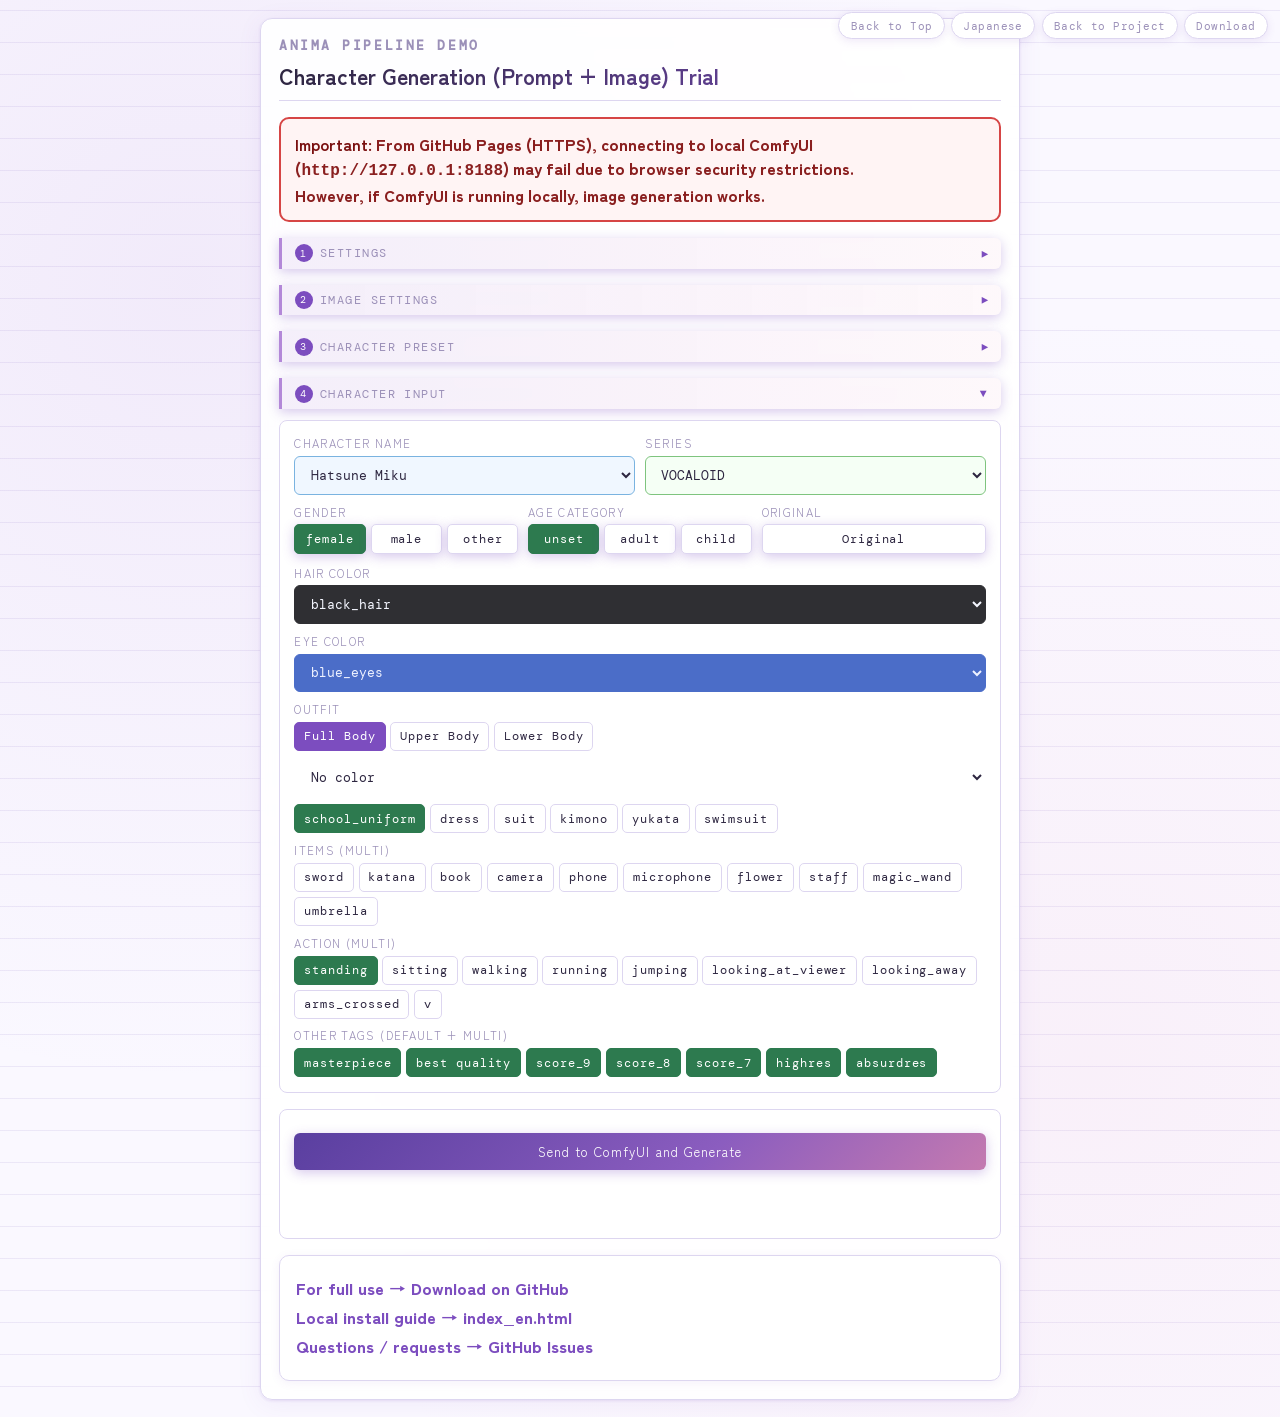
<file: docs/demon_en.html>
﻿<!DOCTYPE html>
<html lang="en">
<head>
  <meta charset="UTF-8" />
  <meta name="viewport" content="width=device-width, initial-scale=1.0" />
  <title>Character Generation (Prompt + Image) Trial</title>
  <meta name="description" content="Anima Pipeline trial page. Minimal demo that sends prompts directly to ComfyUI." />
  <!-- Google Analytics (GA4): configured -->
  <script async src="https://www.googletagmanager.com/gtag/js?id=G-JPMJG9G12Q"></script>
  <script>
    window.dataLayer = window.dataLayer || [];
    function gtag(){dataLayer.push(arguments);}
    gtag('js', new Date());
    gtag('config', 'G-JPMJG9G12Q');
  </script>
  <link rel="preconnect" href="https://fonts.googleapis.com" />
  <link rel="preconnect" href="https://fonts.gstatic.com" crossorigin />
  <link href="https://fonts.googleapis.com/css2?family=Zen+Kaku+Gothic+New:wght@400;500;700&family=DM+Mono:wght@400;500&display=swap" rel="stylesheet" />
  <style>
    :root { --ink:#2d2640; --paper:#faf8ff; --accent:#b388d8; --accent2:#f0a8c8; --muted:#9b90b8; --border:#ddd6f0; --success:#6db88a; --multi:#7c4dbf; --highlight:#f3eeff; }
    * { box-sizing:border-box; margin:0; padding:0; }
    body { color:var(--ink); background:var(--paper); background-image:radial-gradient(ellipse at 15% 20%, rgba(179,136,216,.12) 0%, transparent 50%), radial-gradient(ellipse at 85% 75%, rgba(240,168,200,.10) 0%, transparent 50%), repeating-linear-gradient(0deg, transparent, transparent 31px, rgba(221,214,240,.5) 31px, rgba(221,214,240,.5) 32px); font-family:"Zen Kaku Gothic New", sans-serif; min-height:100vh; padding:18px; }
    .container { width:100%; max-width:760px; margin:0 auto; background:rgba(255,255,255,.9); border:1px solid var(--border); box-shadow:0 4px 24px rgba(124,77,191,.08), 0 1px 3px rgba(124,77,191,.12); border-radius:12px; padding:18px; backdrop-filter:blur(8px); }
    h1 { font-size:.8rem; font-family:"DM Mono", monospace; letter-spacing:.2em; text-transform:uppercase; color:var(--muted); margin-bottom:.35rem; }
    h2 { font-size:1.35rem; font-weight:700; margin-bottom:1rem; background:linear-gradient(120deg, var(--ink) 0%, var(--multi) 100%); -webkit-background-clip:text; -webkit-text-fill-color:transparent; background-clip:text; border-bottom:1px solid var(--border); padding-bottom:.6rem; }
    .section { margin-bottom:1rem; }
    .stoggle { width:100%; font-family:"DM Mono", monospace; font-size:.75rem; letter-spacing:.12em; text-transform:uppercase; color:var(--muted); background:linear-gradient(90deg, rgba(179,136,216,.13), rgba(240,168,200,.08)); border-left:3px solid var(--accent); border-radius:0 6px 6px 0; padding:.4rem .8rem; margin-bottom:.7rem; display:flex; align-items:center; justify-content:space-between; gap:.45rem; cursor:pointer; }
    .num { display:inline-flex; width:18px; height:18px; border-radius:999px; align-items:center; justify-content:center; background:var(--multi); color:#fff; font-size:.65rem; font-family:"DM Mono", monospace; }
    .tog-left { display:flex; align-items:center; gap:.45rem; }
    .tog-arrow { font-size:.72rem; color:var(--multi); }
    .section.collapsed .tog-arrow { transform: rotate(-90deg); }
    .section.collapsed .box { display:none; }
    .box { border:1px solid var(--border); border-radius:8px; padding:.9rem; background:rgba(255,255,255,.92); }
    .desc { color:var(--muted); font-size:.78rem; margin-bottom:.7rem; }
    .grid { display:grid; gap:.6rem; } .grid.two { grid-template-columns:1fr 1fr; } .grid.three { grid-template-columns:1fr 1fr 1fr; }
    @media (max-width:740px){ .grid.two,.grid.three{ grid-template-columns:1fr; } }
    label { display:block; font-size:.7rem; letter-spacing:.12em; text-transform:uppercase; color:var(--muted); margin-bottom:.3rem; }
    input,select,button{ width:100%; background:#fff; border:1px solid var(--border); border-radius:6px; padding:.55rem .7rem; font-family:"DM Mono", monospace; font-size:.8rem; color:var(--ink); outline:none; }
    .inp-ja{ background:#f0f7ff !important; border-color:#7ab3e0 !important; }
    .inp-en{ background:#f5fff5 !important; border-color:#7ec47e !important; }
    input:focus,select:focus{ border-color:var(--accent); box-shadow:0 0 0 3px rgba(179,136,216,.18); }
    .btn-row{ display:flex; gap:.5rem; flex-wrap:wrap; margin-top:.55rem; } .btn-row > button{ flex:1; min-width:120px; }
    button{ cursor:pointer; background:linear-gradient(135deg,#5a3fa0 0%,#8b5dbf 60%,#c47ab0 100%); color:#fff; border:none; font-family:"Zen Kaku Gothic New", sans-serif; font-size:.82rem; letter-spacing:.08em; box-shadow:0 3px 12px rgba(124,77,191,.3); transition:all .15s; }
    button:hover{ background:linear-gradient(135deg,#4a2f90 0%,#7a4daf 60%,#b46aa0 100%); }
    button.secondary{ background:#fff; color:var(--muted); border:1px solid var(--border); box-shadow:none; font-family:"DM Mono", monospace; letter-spacing:.04em; }
    button.secondary:hover{ background:var(--highlight); color:var(--multi); }
    .status{ margin-top:.45rem; font-family:"DM Mono", monospace; font-size:.74rem; color:var(--muted); min-height:1.2em; white-space:pre-wrap; }
    .status.ok{ color:var(--success); } .status.warn{ color:#c0507a; }
    .hint{ margin-top:.5rem; font-size:.73rem; color:var(--muted); background:linear-gradient(90deg, rgba(179,136,216,.13), rgba(240,168,200,.08)); border-left:3px solid var(--accent); border-radius:0 6px 6px 0; padding:.45rem .65rem; }
    .chip-wrap{ display:flex; gap:.3rem; flex-wrap:wrap; }
    .chip-btn{ width:auto; padding:.35rem .55rem; border-radius:5px; border:1px solid var(--border); background:#fff; color:var(--ink); cursor:pointer; font-size:.74rem; font-family:"DM Mono", monospace; box-shadow:none; }
    .chip-btn:hover{ border-color:var(--multi); color:var(--multi); background:var(--highlight); }
    .chip-btn.active{ background:#2d7a4f; border-color:#2d7a4f; color:#fff; }
    .chip-btn.single.active{ background:var(--multi); border-color:var(--multi); }
    .choice-row{ display:flex; gap:.3rem; }
    .choice-btn{
      flex:1;
      border:1px solid var(--border);
      background:white;
      padding:.4rem .3rem;
      border-radius:5px;
      font-family:"DM Mono", monospace;
      font-size:.72rem;
      color:var(--ink);
      text-align:center;
      cursor:pointer;
      user-select:none;
    }
    .choice-btn.active{ background:#2d7a4f; color:#fff; border-color:#2d7a4f; }
    .images{ margin-top:.7rem; display:grid; grid-template-columns:repeat(auto-fill,minmax(160px,1fr)); gap:.5rem; }
    .images img{ width:100%; border:1px solid var(--border); border-radius:8px; display:block; background:#f7f4ff; }
    .critical-note{
      margin:.8rem 0 1rem;
      border:2px solid #d64545;
      background:#fff4f4;
      border-radius:10px;
      padding:.8rem .9rem;
      color:#8a1f1f;
      font-size:1rem;
      line-height:1.5;
      font-weight:800;
    }
    .critical-note strong{ color:#7a1010; }
    .quick-links{
      position:fixed;
      top:12px;
      right:12px;
      z-index:1000;
      display:flex;
      gap:.4rem;
      align-items:center;
    }
    .quick-links a{
      width:auto;
      text-decoration:none;
      background:white;
      color:var(--muted);
      border:1px solid var(--border);
      border-radius:999px;
      padding:.35rem .7rem;
      font-family:"DM Mono", monospace;
      font-size:.7rem;
      letter-spacing:.04em;
      box-shadow:0 2px 8px rgba(124,77,191,.12);
      transition:all .15s;
    }
    .quick-links a:hover{
      background:var(--highlight);
      color:var(--multi);
      border-color:var(--accent);
    }
    .bottom-cta{
      margin:1rem 0 0;
      border:1px solid var(--border);
      border-radius:10px;
      background:#fff;
      padding:1rem;
      box-shadow:0 2px 10px rgba(124,77,191,.08);
    }
    .bottom-cta a{
      display:block;
      font-size:1.05rem;
      font-weight:800;
      line-height:1.5;
      color:var(--multi);
      text-decoration:none;
      margin:.25rem 0;
    }
    .bottom-cta a:hover{ text-decoration:underline; }
  </style>
</head>
<body>
  <div class="quick-links">
    <a href="#top">Back to Top</a>
    <a href="./demo.html">Japanese</a>
    <a href="https://tomotto1296.github.io/anima-pipeline/" target="_blank" rel="noopener noreferrer">Back to Project</a>
    <a href="https://github.com/tomotto1296/anima-pipeline/releases/latest" target="_blank" rel="noopener noreferrer">Download</a>
  </div>
  <div id="top"></div>
  <div class="container">
    <h1>Anima Pipeline Demo</h1>
    <h2>Character Generation (Prompt + Image) Trial</h2>
    <div class="critical-note">
      <strong>Important:</strong> From GitHub Pages (HTTPS), connecting to local ComfyUI (<code>http://127.0.0.1:8188</code>) may fail due to browser security restrictions.<br />
      However, if ComfyUI is running locally, image generation works.
    </div>

    <section class="section collapsed" id="sec-config">
      <button type="button" class="stoggle" data-target="box-config"><span class="tog-left"><span class="num">1</span>Settings</span><span class="tog-arrow">▼</span></button>
      <div class="box" id="box-config">
        <p class="desc">Workflow is fixed to `image_anima_preview.json`. JSON customization is disabled.</p>
        <div class="grid two">
          <div><label for="comfyUrl">ComfyUI URL</label><input id="comfyUrl" value="http://127.0.0.1:8188" /></div>
          <div><label>Workflow</label><input value="workflows/image_anima_preview.json (fixed)" readonly /></div>
        </div>
        <div class="btn-row">
          <button id="checkComfyBtn" class="secondary">Check Connection</button>
          <button id="reloadWfBtn" class="secondary">Reload Workflow</button>
        </div>
        <div class="hint">From GitHub Pages (HTTPS), requests to `http://127.0.0.1:8188` are blocked by browser rules. Use ComfyUI over HTTPS or run this page from the same local network over HTTP.</div>
        <div id="cfgStatus" class="status"></div>
      </div>
    </section>

    <section class="section collapsed" id="sec-image">
      <button type="button" class="stoggle" data-target="box-image"><span class="tog-left"><span class="num">2</span>Image Settings</span><span class="tog-arrow">▼</span></button>
      <div class="box" id="box-image">
        <div class="grid three">
          <div><label for="width">Width</label><input id="width" type="number" min="256" step="64" value="1024" /></div>
          <div><label for="height">Height</label><input id="height" type="number" min="256" step="64" value="1024" /></div>
          <div><label for="count">Images</label><input id="count" type="number" min="1" max="4" value="1" /></div>
        </div>
        <p class="desc" style="margin-top:.65rem;">Generation Parameters</p>
        <div class="grid three" style="margin-top:.6rem;">
          <div>
            <label for="seedMode">Seed</label>
            <select id="seedMode">
              <option value="random" selected>Random (change every run)</option>
              <option value="fixed">Fixed</option>
            </select>
          </div>
          <div><label for="seed">Seed Value</label><input id="seed" type="number" min="0" step="1" value="123456789" /></div>
          <div><label for="steps">Steps</label><input id="steps" type="number" min="1" max="150" step="1" value="30" /></div>
        </div>
        <div class="grid three" style="margin-top:.6rem;">
          <div><label for="cfg">CFG</label><input id="cfg" type="number" min="1" max="30" step="0.5" value="4" /></div>
          <div><label for="sampler">Sampler</label><input id="sampler" value="euler" /></div>
          <div><label for="scheduler">Scheduler</label><input id="scheduler" value="normal" /></div>
        </div>
        <div class="grid three" style="margin-top:.6rem;">
          <div><label for="denoise">Denoise</label><input id="denoise" type="number" min="0" max="1" step="0.05" value="1" /></div>
        </div>
        <div style="margin-top:.55rem;"><label for="negative">Negative Prompt (fixed default)</label><input id="negative" readonly /></div>
      </div>
    </section>

    <section class="section collapsed" id="sec-preset">
      <button type="button" class="stoggle" data-target="box-preset"><span class="tog-left"><span class="num">3</span>Character Preset</span><span class="tog-arrow">▼</span></button>
      <div class="box" id="box-preset">
        <p class="desc">Save downloads a JSON file to your browser default folder.</p>
        <div class="grid">
          <div><label for="presetName">Name</label><input id="presetName" placeholder="e.g. miku_uniform" /></div>
        </div>
        <div class="btn-row">
          <button id="savePresetBtn">Save</button>
        </div>
        <div id="presetStatus" class="status"></div>
      </div>
    </section>

    <section class="section" id="sec-chara">
      <button type="button" class="stoggle" data-target="box-chara"><span class="tog-left"><span class="num">4</span>Character Input</span><span class="tog-arrow">▼</span></button>
      <div class="box" id="box-chara">
        <div class="grid two">
          <div><label for="name">Character Name</label><select id="name" class="inp-ja"><option value="初音ミク">Hatsune Miku</option><option value="ずんだもん">Zundamon</option><option value="original">original</option></select></div>
          <div><label for="series">Series</label><select id="series" class="inp-en"><option value="VOCALOID">VOCALOID</option><option value="VOICEVOX">VOICEVOX</option><option value="original">original</option></select></div>
        </div>
        <div class="grid three" style="margin-top:.55rem;">
          <div>
            <label>Gender</label>
            <input id="gender" type="hidden" value="female" />
            <div class="choice-row" id="genderRow">
              <button type="button" class="choice-btn active" data-value="female">female</button>
              <button type="button" class="choice-btn" data-value="male">male</button>
              <button type="button" class="choice-btn" data-value="other">other</button>
            </div>
          </div>
          <div>
            <label>Age Category</label>
            <input id="age" type="hidden" value="unset" />
            <div class="choice-row" id="ageRow">
              <button type="button" class="choice-btn active" data-value="unset">unset</button>
              <button type="button" class="choice-btn" data-value="adult">adult</button>
              <button type="button" class="choice-btn" data-value="child">child</button>
            </div>
          </div>
          <div>
            <label>Original</label>
            <input id="original" type="hidden" value="false" />
            <div class="choice-row">
              <button type="button" class="choice-btn" id="origBtn">Original</button>
            </div>
          </div>
        </div>
        <div style="margin-top:.65rem;"><label for="hairColorSel">Hair Color</label><select id="hairColorSel"></select></div>
        <div style="margin-top:.55rem;"><label for="eyeColorSel">Eye Color</label><select id="eyeColorSel"></select></div>
        <div style="margin-top:.55rem;"><label>Outfit</label>
          <div id="outfitCatButtons" class="chip-wrap"></div>
          <div style="margin-top:.45rem;"><select id="outfitColorSel"></select></div>
          <div style="margin-top:.45rem;"><div id="outfitItemButtons" class="chip-wrap"></div></div>
        </div>
        <div style="margin-top:.55rem;"><label>Items (multi)</label><div id="itemButtons" class="chip-wrap"></div></div>
        <div style="margin-top:.55rem;"><label>Action (multi)</label><div id="actionButtons" class="chip-wrap"></div></div>
        <div style="margin-top:.55rem;"><label>Other Tags (default + multi)</label><div id="miscButtons" class="chip-wrap"></div></div>
      </div>
    </section>

    <section class="section" id="sec-generate">
      <div class="box">
        <div class="btn-row"><button id="generateBtn">Send to ComfyUI and Generate</button></div>
        <div id="genStatus" class="status"></div>
        <div id="promptStatus" class="status"></div>
        <div id="images" class="images"></div>
      </div>
    </section>
    <section class="bottom-cta">
      <a href="https://github.com/tomotto1296/anima-pipeline/releases/latest" target="_blank" rel="noopener noreferrer">For full use → Download on GitHub</a>
      <a href="./index_en.html">Local install guide → index_en.html</a>
      <a href="https://github.com/tomotto1296/anima-pipeline/issues" target="_blank" rel="noopener noreferrer">Questions / requests → GitHub Issues</a>
    </section>
  </div>

  <script>
    const LS_WORKFLOW = "anima_demo_fixed_workflow_v1";
    const WORKFLOW_URLS = [
      "https://raw.githubusercontent.com/tomotto1296/anima-pipeline/main/workflows/image_anima_preview.json",
      "../workflows/image_anima_preview.json",
      "./workflows/image_anima_preview.json"
    ];
    const DEFAULT_MISC_TAGS = ["masterpiece", "best quality", "score_9", "score_8", "score_7", "highres", "absurdres"];
    const ALWAYS_SAFE_TAGS = ["safe", "rating_safe"];
    const NSFW_BLOCKED_TAGS = new Set(["nsfw","explicit","rating_explicit","questionable","rating_questionable","nude","naked","sex"]);
    const NEGATIVE_SAFETY_TAGS = ["nsfw", "explicit", "rating_explicit", "rating_questionable"];
    const OUTFIT_CATEGORY_OPTIONS = [
      { v:"full", label:"Full Body" },
      { v:"upper", label:"Upper Body" },
      { v:"lower", label:"Lower Body" }
    ];
    const OUTFIT_ITEMS_BY_CATEGORY = {
      full: ["school_uniform", "dress", "suit", "kimono", "yukata", "swimsuit"],
      upper: ["jacket", "hoodie", "t-shirt", "shirt", "blazer"],
      lower: ["skirt", "shorts", "pants"]
    };
    const OUTFIT_COLOR_OPTIONS = [
      { v:"", label:"No color", bg:"#ffffff", fg:"#2d2640" },
      { v:"black_clothes", label:"Black", bg:"#2f2f33", fg:"#f4f6ff" },
      { v:"white_clothes", label:"White", bg:"#f5f7ff", fg:"#2d2640" },
      { v:"red_clothes", label:"Red", bg:"#b64940", fg:"#fff2f1" },
      { v:"blue_clothes", label:"Blue", bg:"#466abf", fg:"#eef3ff" },
      { v:"green_clothes", label:"Green", bg:"#4f8e5b", fg:"#f3fff4" },
      { v:"pink_clothes", label:"Pink", bg:"#d27ca8", fg:"#fff4fb" }
    ];
    const ACTION_OPTIONS = ["standing", "sitting", "walking", "running", "jumping", "looking_at_viewer", "looking_away", "arms_crossed", "v"];
    const HAIR_OPTIONS = [
      {v:"black_hair", label:"black_hair", bg:"#2f2f33", fg:"#f4f6ff"},
      {v:"brown_hair", label:"brown_hair", bg:"#6c4a34", fg:"#fff8f2"},
      {v:"blonde_hair", label:"blonde_hair", bg:"#ead37b", fg:"#2d2640"},
      {v:"red_hair", label:"red_hair", bg:"#b64940", fg:"#fff2f1"},
      {v:"green_hair", label:"green_hair", bg:"#4f8e5b", fg:"#f3fff4"},
      {v:"blue_hair", label:"blue_hair", bg:"#466abf", fg:"#eef3ff"},
      {v:"purple_hair", label:"purple_hair", bg:"#7753b3", fg:"#f6f0ff"},
      {v:"pink_hair", label:"pink_hair", bg:"#d27ca8", fg:"#fff4fb"},
      {v:"white_hair", label:"white_hair", bg:"#f5f7ff", fg:"#2d2640"},
      {v:"silver_hair", label:"silver_hair", bg:"#cfd5e4", fg:"#2d2640"}
    ];
    const EYE_OPTIONS = [
      {v:"black_eyes", label:"black_eyes", bg:"#31333a", fg:"#f5f7ff"},
      {v:"brown_eyes", label:"brown_eyes", bg:"#7b5538", fg:"#fff6ef"},
      {v:"amber_eyes", label:"amber_eyes", bg:"#c68a2f", fg:"#fff8e8"},
      {v:"red_eyes", label:"red_eyes", bg:"#b04747", fg:"#fff1f1"},
      {v:"green_eyes", label:"green_eyes", bg:"#4d8f67", fg:"#effff4"},
      {v:"blue_eyes", label:"blue_eyes", bg:"#4b6dc8", fg:"#eef2ff"},
      {v:"purple_eyes", label:"purple_eyes", bg:"#7252bb", fg:"#f4f0ff"},
      {v:"pink_eyes", label:"pink_eyes", bg:"#d17aa8", fg:"#fff3fb"},
      {v:"gold_eyes", label:"gold_eyes", bg:"#b78b2f", fg:"#fff8ea"}
    ];
    const ITEM_OPTIONS = ["sword", "katana", "book", "camera", "phone", "microphone", "flower", "staff", "magic_wand", "umbrella"];
    const NAME_EN_MAP = { "初音ミク": "hatsune_miku", "ずんだもん": "zundamon" };
    const SERIES_EN_MAP = { "VOCALOID": "vocaloid", "VOICEVOX": "voicevox" };
    const PRESET_TEMPLATE = { series:"", original:false, name:"", name_en:"", series_en:"", gender:"female", age:"unset", outfit:"", action:"", hair:"", hairstyle:"", hairstyle_lm:"", haircolor:"", eyes:"", skin:"", body:"", misc:"", bust:"", face:"", eyestate:"", mouth:"", effect:"", ears:"", tail:"", wings:"", acc:"", item:"", posv:"", posh:"", outfit_cat:"", outfit_color:"", outfit_item:"", outfit_free:"", skinOther:"", hairstyle_free:"", hairother:"", action_free:"", item_free:"" };

    let fixedApiPrompt = null;
    let fixedNegDefault = "worst quality, low quality, score_1, score_2, score_3, blurry, jpeg artifacts, sepia";

    const q = (id)=>document.getElementById(id);
    const nowIso = ()=>new Date().toISOString();
    const jparse = (txt,fb)=>{ try{return JSON.parse(txt);}catch{return fb;} };
    function setStatus(id,text,cls=""){ const el=q(id); el.textContent=text||""; el.className="status"+(cls?" "+cls:""); }
    const comfyBase = ()=> (q("comfyUrl").value||"").trim().replace(/\/$/,"");

    function createTagButtons(containerId, options, single=false, defaults=[]){
      const el=q(containerId); el.innerHTML="";
      options.forEach(tag=>{
        const b=document.createElement("button");
        b.type="button";
        b.className="chip-btn"+(single?" single":"")+(defaults.includes(tag)?" active":"");
        b.dataset.tag=tag; b.textContent=tag;
        b.addEventListener("click",()=>{
          if(single){ el.querySelectorAll(".chip-btn").forEach(x=>x.classList.remove("active")); b.classList.add("active"); }
          else b.classList.toggle("active");
        });
        el.appendChild(b);
      });
    }
    const selectedTags = (containerId)=>Array.from(q(containerId).querySelectorAll(".chip-btn.active")).map(b=>b.dataset.tag);
    function setSelectedTags(containerId,tags,single=false){
      const set=new Set((tags||[]).map(String));
      const btns=Array.from(q(containerId).querySelectorAll(".chip-btn"));
      btns.forEach(b=>b.classList.toggle("active",set.has(b.dataset.tag)));
      if(single){ btns.filter(b=>b.classList.contains("active")).slice(1).forEach(b=>b.classList.remove("active")); }
    }
    function applySelectColor(selectEl, options){
      const found = options.find(o=>o.v===selectEl.value);
      if(!found){ selectEl.style.backgroundColor="#fff"; selectEl.style.color="var(--ink)"; selectEl.style.borderColor="var(--border)"; return; }
      selectEl.style.backgroundColor=found.bg||"#fff";
      selectEl.style.color=found.fg||"var(--ink)";
      selectEl.style.borderColor=found.bg||"var(--border)";
    }
    function initColorSelect(selectId, options, defaultValue){
      const sel=q(selectId); if(!sel) return;
      sel.innerHTML="";
      options.forEach(o=>{
        const opt=document.createElement("option");
        opt.value=o.v; opt.textContent=o.label;
        opt.style.backgroundColor=o.bg||"#fff";
        opt.style.color=o.fg||"#111";
        sel.appendChild(opt);
      });
      sel.value=defaultValue||options[0]?.v||"";
      applySelectColor(sel,options);
      sel.addEventListener("change",()=>applySelectColor(sel,options));
    }
    function selectedSingleTag(containerId){
      const b=q(containerId)?.querySelector(".chip-btn.active");
      return b?String(b.dataset.tag||""):"";
    }
    function initOutfitUi(){
      const catWrap=q("outfitCatButtons");
      if(!catWrap) return;
      catWrap.innerHTML="";
      OUTFIT_CATEGORY_OPTIONS.forEach((o,idx)=>{
        const b=document.createElement("button");
        b.type="button";
        b.className="chip-btn single"+(idx===0?" active":"");
        b.dataset.tag=o.v;
        b.textContent=o.label;
        b.addEventListener("click",()=>{
          catWrap.querySelectorAll(".chip-btn").forEach(x=>x.classList.remove("active"));
          b.classList.add("active");
          renderOutfitItems(o.v, []);
        });
        catWrap.appendChild(b);
      });
      initColorSelect("outfitColorSel",OUTFIT_COLOR_OPTIONS,"");
      renderOutfitItems("full",["school_uniform"]);
    }
    function renderOutfitItems(category, selected=[]){
      const options=OUTFIT_ITEMS_BY_CATEGORY[category]||OUTFIT_ITEMS_BY_CATEGORY.full;
      createTagButtons("outfitItemButtons",options,false,selected);
    }
    function getOutfitTags(){
      const tags=[];
      const color=q("outfitColorSel")?.value||"";
      if(color) tags.push(color);
      selectedTags("outfitItemButtons").forEach(t=>tags.push(t));
      return tags;
    }
    function applyOutfitFromCsv(outfitCsv){
      const tags=splitCsv(outfitCsv);
      const colorSet=new Set(OUTFIT_COLOR_OPTIONS.map(o=>o.v).filter(Boolean));
      const color=tags.find(t=>colorSet.has(t))||"";
      const items=tags.filter(t=>!colorSet.has(t));
      const score=(cat)=>items.filter(t=>(OUTFIT_ITEMS_BY_CATEGORY[cat]||[]).includes(t)).length;
      const category=score("upper")>score("full") && score("upper")>=score("lower") ? "upper" : (score("lower")>score("full") ? "lower" : "full");
      setSelectedTags("outfitCatButtons",[category],true);
      renderOutfitItems(category,items);
      q("outfitColorSel").value=color;
      applySelectColor(q("outfitColorSel"),OUTFIT_COLOR_OPTIONS);
    }

    async function fetchWorkflowFromCandidates(){
      for(const url of WORKFLOW_URLS){
        try{ const r=await fetch(url,{cache:"no-store"}); if(!r.ok) continue; const w=await r.json(); if(w&&Array.isArray(w.nodes)) return w; }catch(_){ }
      }
      return null;
    }
    const SEED_CONTROL_VALUES = new Set(["randomize","fixed","increment","decrement"]);
    function workflowToApi(workflowData){
      const linksMap=new Map(); (workflowData.links||[]).forEach(link=>linksMap.set(link[0],link));
      const apiPrompt={};
      (workflowData.nodes||[]).forEach(n=>{
        const nodeId=String(n.id); const inputs={};
        const widgetsValues=Array.isArray(n.widgets_values)?[...n.widgets_values]:[];
        const cleanedValues=[];
        for(let i=0;i<widgetsValues.length;i++){ const val=widgetsValues[i]; cleanedValues.push(val); const next=widgetsValues[i+1]; if(SEED_CONTROL_VALUES.has(next)) i+=1; }
        let widgetIdx=0;
        (n.inputs||[]).forEach(inp=>{
          const linkId=inp.link;
          if(linkId!==undefined&&linkId!==null){ const link=linksMap.get(linkId); if(link) inputs[inp.name]=[String(link[1]),link[2]]; }
          else if(inp.widget){ if(widgetIdx<cleanedValues.length){ inputs[inp.name]=cleanedValues[widgetIdx]; widgetIdx+=1; } }
        });
        const outputs=n.outputs||[];
        const hasOutput=outputs.some(o=>Array.isArray(o.links)&&o.links.length>0);
        const hasInputLinks=(n.inputs||[]).some(i=>i.link!==null&&i.link!==undefined);
        const isDisplayOnly=outputs.length===0&&!hasInputLinks;
        if(isDisplayOnly) return;
        apiPrompt[nodeId]={ class_type:n.type||"", inputs };
      });
      return apiPrompt;
    }
    function extractNegativeDefault(apiPrompt){ const node=apiPrompt["12"]; if(node&&node.inputs&&typeof node.inputs.text==="string"&&node.inputs.text.trim()) return node.inputs.text; return fixedNegDefault; }
    async function loadFixedWorkflow(force=false){
      if(!force){
        const cached=jparse(localStorage.getItem(LS_WORKFLOW),null);
        if(cached&&Array.isArray(cached.nodes)){ fixedApiPrompt=workflowToApi(cached); fixedNegDefault=extractNegativeDefault(fixedApiPrompt); if(!q("negative").value.trim()) q("negative").value=buildNegativePrompt(fixedNegDefault); setStatus("cfgStatus","Loaded fixed workflow (cache).","ok"); return; }
      }
      const wf=await fetchWorkflowFromCandidates();
      if(!wf){ setStatus("cfgStatus","Failed to fetch fixed workflow.","warn"); return; }
      fixedApiPrompt=workflowToApi(wf); fixedNegDefault=extractNegativeDefault(fixedApiPrompt); q("negative").value=buildNegativePrompt(fixedNegDefault); localStorage.setItem(LS_WORKFLOW,JSON.stringify(wf)); setStatus("cfgStatus","Loaded fixed workflow.","ok");
    }

    async function checkComfy(){
      setStatus("cfgStatus","Checking connection...");
      try{ const r=await fetch(comfyBase()+"/system_stats",{cache:"no-store"}); if(!r.ok) throw new Error("HTTP "+r.status); await r.json(); setStatus("cfgStatus","ComfyUI connection OK","ok"); }
      catch(e){ setStatus("cfgStatus","Connection failed: "+e.message,"warn"); }
    }

    function normalizePreset(src){ const p=src&&typeof src==="object"?src:{}; return { name:String(p.name||"Unnamed"), data:Object.assign({},PRESET_TEMPLATE,p.data||{}), savedAt:String(p.savedAt||nowIso()) }; }
    function safeFilename(name){
      return String(name||"character_preset").trim().replace(/[\\/:*?"<>|]/g,"_").replace(/\s+/g,"_");
    }
    function downloadJson(filename,obj){
      const blob = new Blob([JSON.stringify(obj,null,2)],{type:"application/json"});
      const url = URL.createObjectURL(blob);
      const a = document.createElement("a");
      a.href = url;
      a.download = filename;
      document.body.appendChild(a);
      a.click();
      a.remove();
      setTimeout(()=>URL.revokeObjectURL(url),1000);
    }
    const splitCsv=(v)=>String(v||"").split(",").map(s=>s.trim()).filter(Boolean);
    function bindChoiceRow(rowId,inputId){
      const row=q(rowId), hid=q(inputId);
      if(!row||!hid) return;
      row.querySelectorAll(".choice-btn").forEach(btn=>{
        btn.addEventListener("click",()=>{
          row.querySelectorAll(".choice-btn").forEach(x=>x.classList.remove("active"));
          btn.classList.add("active");
          hid.value=btn.dataset.value;
        });
      });
    }
    function setChoiceValue(rowId,inputId,value){
      const row=q(rowId), hid=q(inputId);
      if(!row||!hid) return;
      hid.value=String(value);
      row.querySelectorAll(".choice-btn").forEach(btn=>btn.classList.toggle("active", btn.dataset.value===String(value)));
    }
    function bindOriginalToggle(){
      const btn=q("origBtn"), hid=q("original");
      if(!btn||!hid) return;
      btn.addEventListener("click",()=>setOriginalValue(hid.value!=="true"));
    }
    function setOriginalValue(isOriginal){
      const btn=q("origBtn"), hid=q("original");
      if(hid) hid.value=isOriginal?"true":"false";
      if(btn) btn.classList.toggle("active", !!isOriginal);
      applyOriginalMode(!!isOriginal);
    }
    function initSectionToggles(){
      document.querySelectorAll(".stoggle[data-target]").forEach(btn=>{
        btn.addEventListener("click",()=>{
          const sec=btn.closest(".section");
          if(sec) sec.classList.toggle("collapsed");
        });
      });
    }
    function applyOriginalMode(isOriginal){
      const nameSel=q("name");
      const seriesSel=q("series");
      if(!nameSel||!seriesSel) return;
      if(isOriginal){
        nameSel.value="original";
        seriesSel.value="original";
        nameSel.disabled=true;
        seriesSel.disabled=true;
      } else {
        nameSel.disabled=false;
        seriesSel.disabled=false;
        if(nameSel.value==="original") nameSel.value="初音ミク";
        if(seriesSel.value==="original") seriesSel.value="VOCALOID";
      }
    }

    function charFromForm(){
      const d=Object.assign({},PRESET_TEMPLATE);
      d.name=q("name").value.trim(); d.name_en=NAME_EN_MAP[d.name]||""; d.series=q("series").value.trim(); d.series_en=SERIES_EN_MAP[d.series]||""; d.gender=q("gender").value; d.age=q("age").value; d.original=q("original").value==="true";
      if(d.original){
        d.name="original";
        d.name_en="original_character";
        d.series="original";
        d.series_en="original";
      }
      const outfit=getOutfitTags(), action=selectedTags("actionButtons"), item=selectedTags("itemButtons"), misc=selectedTags("miscButtons");
      d.outfit=outfit.join(", "); d.outfit_free=d.outfit; d.action=action.join(", "); d.haircolor=q("hairColorSel").value||""; d.eyes=q("eyeColorSel").value||""; d.item=item.join(", "); d.misc=misc.join(", ");
      return d;
    }
    function charToForm(ch){
      const d=Object.assign({},PRESET_TEMPLATE,ch||{});
      q("name").value=d.name||"初音ミク"; q("series").value=d.series||"VOCALOID";
      setChoiceValue("genderRow","gender",d.gender||"female");
      setChoiceValue("ageRow","age",d.age||"unset");
      setOriginalValue(Boolean(d.original));
      applyOutfitFromCsv(d.outfit||d.outfit_free);
      setSelectedTags("actionButtons",splitCsv(d.action||d.action_free));
      q("hairColorSel").value=d.haircolor||"black_hair";
      q("eyeColorSel").value=d.eyes||"blue_eyes";
      applySelectColor(q("hairColorSel"),HAIR_OPTIONS);
      applySelectColor(q("eyeColorSel"),EYE_OPTIONS);
      setSelectedTags("itemButtons",splitCsv(d.item||d.item_free));
      setSelectedTags("miscButtons",splitCsv(d.misc));
    }
    function presetSave(){
      const d=charFromForm();
      const fallback=d.name||d.name_en||"character_preset";
      const p=normalizePreset({name:(q("presetName").value||fallback).trim(),data:d,savedAt:nowIso()});
      const filename=safeFilename(p.name||fallback)+"_"+p.savedAt.slice(0,19).replace(/[:T]/g,"-")+".json";
      downloadJson(filename,p);
      setStatus("presetStatus","Downloaded JSON: "+filename,"ok");
    }
    function buildPositivePrompt(ch){
      const tags=[]; DEFAULT_MISC_TAGS.forEach(t=>tags.push(t)); ALWAYS_SAFE_TAGS.forEach(t=>tags.push(t));
      const addCsv=(v)=>splitCsv(v).forEach(t=>tags.push(t));
      if(ch.original){
        tags.push("original_character");
      } else {
        addCsv(ch.name_en||ch.name);
        addCsv(ch.series_en||ch.series);
      }
      addCsv(ch.outfit); addCsv(ch.action); addCsv(ch.haircolor); addCsv(ch.eyes); addCsv(ch.item); addCsv(ch.misc);
      if(ch.gender==="male") tags.unshift("1boy"); else if(ch.gender==="female") tags.unshift("1girl"); else tags.unshift("1other");
      const uniq=[], seen=new Set();
      tags.forEach(t=>{ const raw=String(t).trim(); const k=raw.toLowerCase(); if(!k||NSFW_BLOCKED_TAGS.has(k)||seen.has(k)) return; seen.add(k); uniq.push(raw); });
      return uniq.join(", ");
    }
    function buildNegativePrompt(baseNegative){
      const merged = [];
      splitCsv(baseNegative).forEach(t=>merged.push(t));
      NEGATIVE_SAFETY_TAGS.forEach(t=>merged.push(t));
      const uniq = [], seen = new Set();
      merged.forEach(t=>{ const raw=String(t).trim(); const k=raw.toLowerCase(); if(!k||seen.has(k)) return; seen.add(k); uniq.push(raw); });
      return uniq.join(", ");
    }
    function randomSeedInt(){
      if(self.crypto&&crypto.getRandomValues){
        const a=new Uint32Array(1); crypto.getRandomValues(a); return Number(a[0]);
      }
      return Math.floor(Math.random()*4294967295);
    }
    function getGenerationParams(){
      const seedMode=q("seedMode").value;
      const fixedSeed=Math.max(0,Math.floor(Number(q("seed").value)||0));
      const steps=Math.max(1,Math.min(150,Math.floor(Number(q("steps").value)||30)));
      const cfg=Math.max(1,Math.min(30,Number(q("cfg").value)||4));
      const sampler=(q("sampler").value||"euler").trim()||"euler";
      const scheduler=(q("scheduler").value||"normal").trim()||"normal";
      const denoise=Math.max(0,Math.min(1,Number(q("denoise").value)||1));
      const seed=seedMode==="random"?randomSeedInt():fixedSeed;
      if(seedMode==="random") q("seed").value=String(seed);
      return { seed, steps, cfg, sampler, scheduler, denoise };
    }
    function syncSeedInputState(){
      const fixed=q("seedMode").value==="fixed";
      q("seed").disabled=!fixed;
    }
    const deepClone=(obj)=>JSON.parse(JSON.stringify(obj));
    function applyInputsToApiPrompt(apiPrompt,positive,negative,width,height,count,gen){
      const p=deepClone(apiPrompt);
      if(!p["11"]||!p["12"]) throw new Error("Required workflow node IDs (11/12) were not found.");
      p["11"].inputs=p["11"].inputs||{}; p["11"].inputs.text=positive;
      p["12"].inputs=p["12"].inputs||{}; p["12"].inputs.text=negative;
      Object.keys(p).forEach(id=>{
        const n=p[id];
        if(n.class_type==="EmptyLatentImage"){
          if("width" in n.inputs) n.inputs.width=width;
          if("height" in n.inputs) n.inputs.height=height;
          if("batch_size" in n.inputs) n.inputs.batch_size=count;
        }
        if(["KSampler","KSamplerAdvanced","SamplerCustom"].includes(n.class_type)){
          if("seed" in n.inputs) n.inputs.seed=gen.seed;
          if("steps" in n.inputs) n.inputs.steps=gen.steps;
          if("cfg" in n.inputs) n.inputs.cfg=gen.cfg;
          if("sampler_name" in n.inputs) n.inputs.sampler_name=gen.sampler;
          if("scheduler" in n.inputs) n.inputs.scheduler=gen.scheduler;
          if("denoise" in n.inputs) n.inputs.denoise=gen.denoise;
          if("noise_seed" in n.inputs) n.inputs.noise_seed=gen.seed;
        }
        if(["SaveImage","SaveImageExtended","Image Save","WAS_Save_Images"].includes(n.class_type)){
          const dt=new Date(); const d=dt.toISOString().slice(0,10); const t=dt.toTimeString().slice(0,8).replace(/:/g,"")+String(dt.getMilliseconds()).padStart(3,"0");
          n.inputs.filename_prefix=`${d}/${t}_`;
        }
      });
      return p;
    }
    async function submitComfy(apiPrompt){
      const body={ prompt:apiPrompt, client_id:(self.crypto&&crypto.randomUUID)?crypto.randomUUID():("demo-"+Date.now()) };
      const r=await fetch(comfyBase()+"/prompt",{method:"POST",headers:{"Content-Type":"application/json"},body:JSON.stringify(body)});
      const d=await r.json(); if(!r.ok) throw new Error(d.error||("HTTP "+r.status)); if(!d.prompt_id) throw new Error("prompt_id was not returned."); return d.prompt_id;
    }
    function comfyViewUrl(base,img){
      const filename=encodeURIComponent(String(img.filename||"")); const sub=encodeURIComponent(String(img.subfolder||"")); const type=encodeURIComponent(String(img.type||"output"));
      return base+"/view?filename="+filename+"&subfolder="+sub+"&type="+type;
    }
    async function pollHistory(promptId,maxTry=180){
      const base=comfyBase();
      for(let i=0;i<maxTry;i++){
        await new Promise(res=>setTimeout(res,2000));
        const r=await fetch(base+"/history/"+encodeURIComponent(promptId),{cache:"no-store"});
        if(!r.ok) continue;
        const d=await r.json(); const rec=d&&d[promptId];
        if(!rec||!(rec.status&&rec.status.completed)) continue;
        const urls=[]; const outputs=rec.outputs||{};
        Object.keys(outputs).forEach(nodeId=>{ const out=outputs[nodeId]||{}; const imgs=Array.isArray(out.images)?out.images:[]; imgs.forEach(img=>urls.push(comfyViewUrl(base,img))); });
        return urls;
      }
      throw new Error("History polling timed out.");
    }
    async function generate(){
      q("images").innerHTML=""; setStatus("genStatus","Preparing generation..."); setStatus("promptStatus","");
      if(!fixedApiPrompt){ setStatus("genStatus","Fixed workflow is not loaded.","warn"); return; }
      const ch=charFromForm(); if(!ch.name&&!ch.name_en){ setStatus("genStatus","Please select a character name.","warn"); return; }
      const width=Math.max(256,Number(q("width").value)||1024);
      const height=Math.max(256,Number(q("height").value)||1024);
      const count=Math.max(1,Math.min(4,Number(q("count").value)||1));
      const gen=getGenerationParams();
      const negative=buildNegativePrompt(fixedNegDefault);
      const positive=buildPositivePrompt(ch);
      setStatus("promptStatus","Prompt: "+positive+"\nseed="+gen.seed+", steps="+gen.steps+", cfg="+gen.cfg+", sampler="+gen.sampler+", scheduler="+gen.scheduler+", denoise="+gen.denoise);
      try{
        const prompt=applyInputsToApiPrompt(fixedApiPrompt,positive,negative,width,height,count,gen);
        setStatus("genStatus","Sending to ComfyUI...");
        const promptId=await submitComfy(prompt);
        setStatus("genStatus","Generating... prompt_id="+promptId);
        const urls=await pollHistory(promptId);
        const box=q("images"); box.innerHTML="";
        urls.forEach((u,i)=>{ const img=document.createElement("img"); img.src=u; img.alt="generated_"+(i+1); img.loading="lazy"; box.appendChild(img); });
        setStatus("genStatus","Done: "+urls.length+" image(s)","ok");
      }catch(e){ setStatus("genStatus","Generation error: "+e.message,"warn"); }
    }

    function bindEvents(){
      q("checkComfyBtn").addEventListener("click",checkComfy);
      q("reloadWfBtn").addEventListener("click",()=>loadFixedWorkflow(true));
      q("savePresetBtn").addEventListener("click",presetSave);
      q("seedMode").addEventListener("change",syncSeedInputState);
      q("generateBtn").addEventListener("click",generate);
    }

    async function init(){
      initOutfitUi();
      createTagButtons("actionButtons",ACTION_OPTIONS,false,["standing"]);
      initColorSelect("hairColorSel",HAIR_OPTIONS,"black_hair");
      initColorSelect("eyeColorSel",EYE_OPTIONS,"blue_eyes");
      createTagButtons("itemButtons",ITEM_OPTIONS,false,[]);
      createTagButtons("miscButtons",DEFAULT_MISC_TAGS,false,DEFAULT_MISC_TAGS);
      bindChoiceRow("genderRow","gender");
      bindChoiceRow("ageRow","age");
      bindOriginalToggle();
      setOriginalValue(false);
      syncSeedInputState();
      initSectionToggles();
      bindEvents();
      await loadFixedWorkflow(false);
      q("negative").value=buildNegativePrompt(fixedNegDefault);
    }
    init();
  </script>
</body>
</html>
</file>
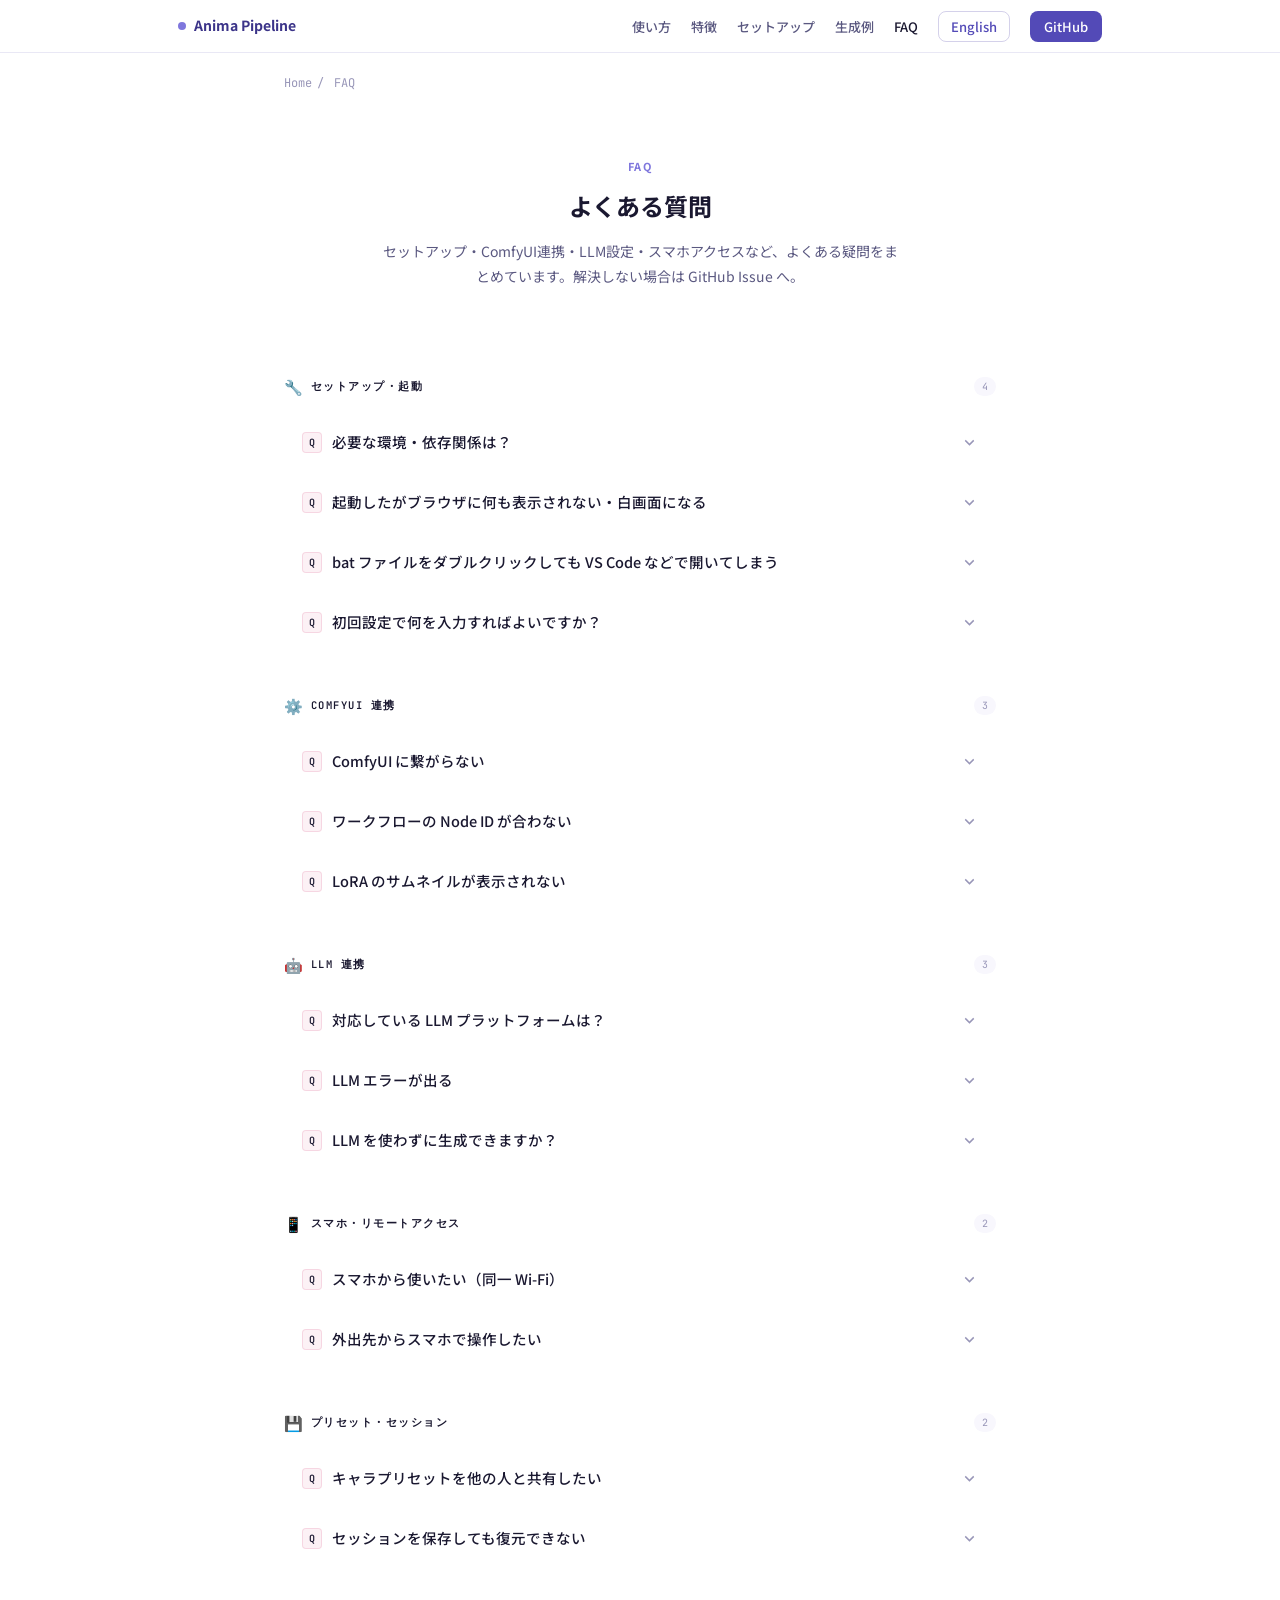
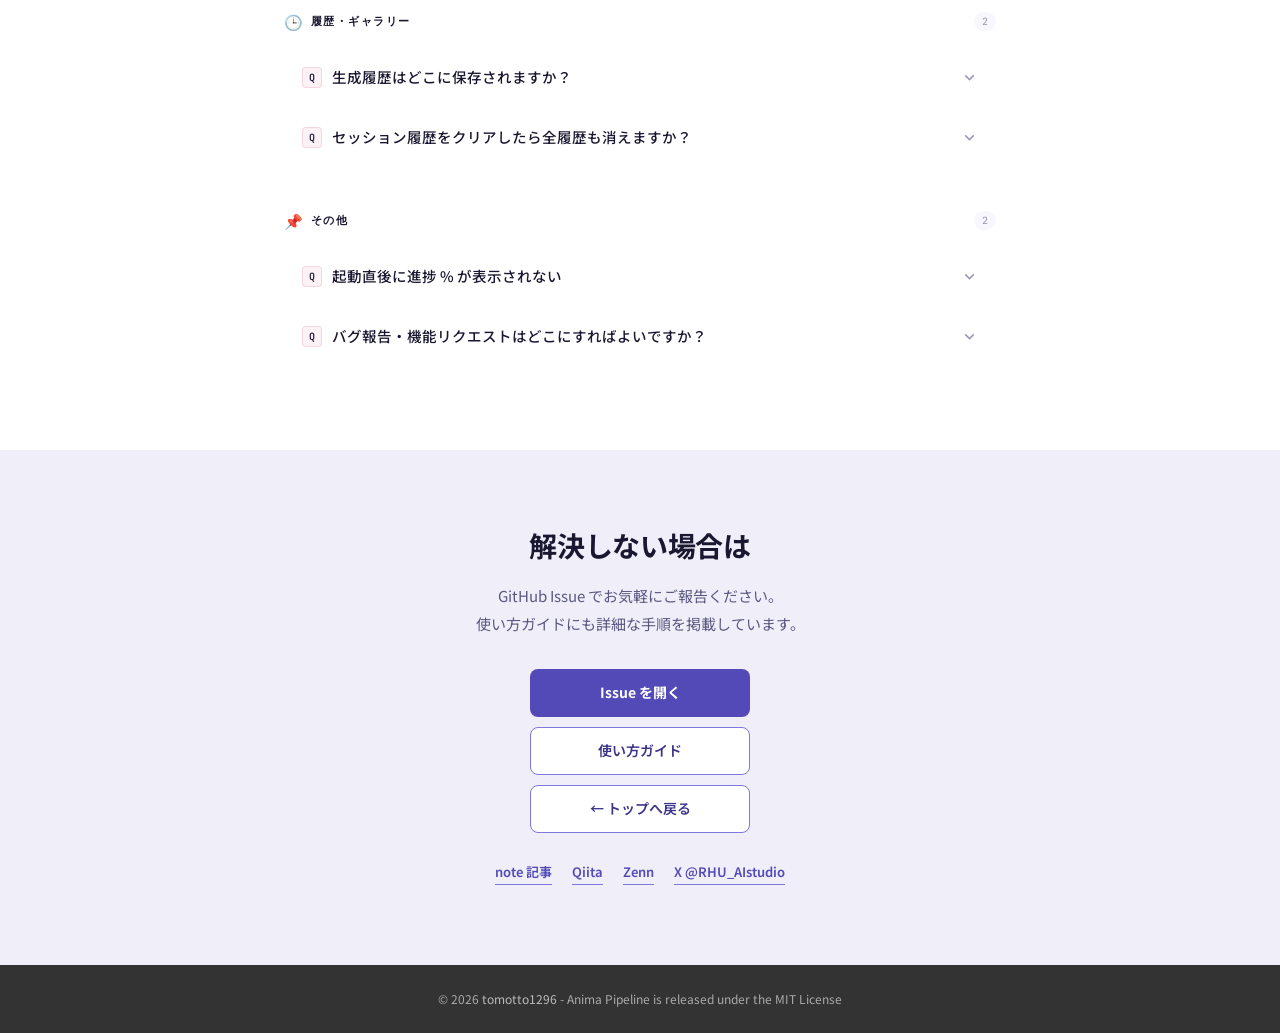
<file: docs/faq.html>
<!DOCTYPE html>
<html lang="ja">
<head>
<meta charset="UTF-8">
<meta name="viewport" content="width=device-width, initial-scale=1.0">
<title>FAQ — Anima Pipeline</title>
<meta name="description" content="Anima Pipeline のよくある質問。セットアップ・ComfyUI連携・LLM設定・スマホアクセス・プリセット・トラブルシューティングをまとめています。">
<link rel="canonical" href="https://tomotto1296.github.io/anima-pipeline/faq.html">
<meta property="og:site_name" content="Anima Pipeline">
<meta property="og:title" content="FAQ — Anima Pipeline">
<meta property="og:description" content="Anima Pipeline のよくある質問。セットアップ・ComfyUI連携・LLM設定・スマホアクセス・プリセット・トラブルシューティングをまとめています。">
<meta property="og:type" content="website">
<meta property="og:url" content="https://tomotto1296.github.io/anima-pipeline/faq.html">
<meta property="og:locale" content="ja_JP">
<meta name="twitter:card" content="summary">
<meta name="twitter:title" content="FAQ — Anima Pipeline">
<meta name="twitter:description" content="Anima Pipeline のよくある質問まとめ。">
<meta name="twitter:site" content="@RHU_AIstudio">

<!-- FAQPage 構造化データ（LLMO対策） -->
<script type="application/ld+json">
{
  "@context": "https://schema.org",
  "@type": "FAQPage",
  "name": "Anima Pipeline FAQ",
  "url": "https://tomotto1296.github.io/anima-pipeline/faq.html",
  "mainEntity": [
    {
      "@type": "Question",
      "name": "Anima Pipeline の動作に必要な環境・依存関係は？",
      "acceptedAnswer": {
        "@type": "Answer",
        "text": "Python 3.10 以上と requests ライブラリが必要です（pip install -r requirements.txt）。履歴サムネイル表示には Pillow も推奨。ComfyUI が起動済みであることも確認してください。"
      }
    },
    {
      "@type": "Question",
      "name": "起動したがブラウザに何も表示されない・白画面になる",
      "acceptedAnswer": {
        "@type": "Answer",
        "text": "http://localhost:7860 を正しく開いているか確認してください（https:// ではなく http://）。起動時の黒窓（コマンドプロンプト）にエラーが出ていないかも確認してください。"
      }
    },
    {
      "@type": "Question",
      "name": "bat ファイルをダブルクリックしても VS Code などで開いてしまう",
      "acceptedAnswer": {
        "@type": "Answer",
        "text": "右クリック →「プログラムから開く」→「コマンドプロンプト」を選択してください。"
      }
    },
    {
      "@type": "Question",
      "name": "初回設定で何を入力すればよいですか？",
      "acceptedAnswer": {
        "@type": "Answer",
        "text": "画面上部の「▶ 設定」を開き、ComfyUI URL（通常 http://127.0.0.1:8188）、ワークフロー JSON（workflows/ 内のファイルを選択）、LLM を使う場合はプラットフォーム・APIキー・モデル名を設定して「設定を保存」を押してください。"
      }
    },
    {
      "@type": "Question",
      "name": "ComfyUI に繋がらない",
      "acceptedAnswer": {
        "@type": "Answer",
        "text": "ComfyUI が起動しているか、URL が正しいかを確認してください。設定パネルの「Run Setup Diagnostics」ボタンで接続状態を一括チェックできます。"
      }
    },
    {
      "@type": "Question",
      "name": "ワークフローの Node ID が合わない",
      "acceptedAnswer": {
        "@type": "Answer",
        "text": "ComfyUI の「Save (API Format)」で出力した JSON を確認し、Positive / Negative / KSampler の各 Node ID を設定画面で手動指定してください。"
      }
    },
    {
      "@type": "Question",
      "name": "LoRA のサムネイルが表示されない",
      "acceptedAnswer": {
        "@type": "Answer",
        "text": "ComfyUI 起動時に --listen --enable-cors-header オプションを追加してください。また、設定画面の ComfyUI output フォルダを絶対パスで指定しているか確認してください。"
      }
    },
    {
      "@type": "Question",
      "name": "対応している LLM プラットフォームは？",
      "acceptedAnswer": {
        "@type": "Answer",
        "text": "LM Studio・Gemini・カスタムエンドポイント（OpenAI 互換）に対応しています。Gemini は Google AI Studio で無料の API キーを取得できます。"
      }
    },
    {
      "@type": "Question",
      "name": "LLM エラーが出る",
      "acceptedAnswer": {
        "@type": "Answer",
        "text": "API キーを再確認してください。Gemini 無料枠には 1 日 250 回のレート制限があります。設定パネルの「Run Setup Diagnostics」で LLM 接続状態も確認できます。"
      }
    },
    {
      "@type": "Question",
      "name": "LLM を使わずに生成できますか？",
      "acceptedAnswer": {
        "@type": "Answer",
        "text": "できます。英語タグを入力欄に直接記述すれば、LLM なしで最速生成が可能です。"
      }
    },
    {
      "@type": "Question",
      "name": "スマホから使いたい（同一 Wi-Fi）",
      "acceptedAnswer": {
        "@type": "Answer",
        "text": "PC の IPv4 アドレスを ipconfig で確認し、スマホで http://192.168.x.x:7860 を開いてください。ComfyUI 起動時に --listen --enable-cors-header オプションが必要です。繋がらない場合は PC ファイアウォールで 7860 番ポートの受信が許可されているか確認してください。"
      }
    },
    {
      "@type": "Question",
      "name": "外出先からスマホで操作したい",
      "acceptedAnswer": {
        "@type": "Answer",
        "text": "Tailscale を使う方法があります。PC とスマホ両方に Tailscale をインストールしてログインし、start_anima_pipeline - Tailscale.bat で起動してください。コンソールに表示される URL をスマホで開けばアクセスできます。"
      }
    },
    {
      "@type": "Question",
      "name": "キャラプリセットを他の人と共有したい",
      "acceptedAnswer": {
        "@type": "Answer",
        "text": "v1.5.20 以降、プリセットを zip 形式で Export / Import できます。設定パネルの「Presets Export」からエクスポートし、相手側は「Presets Import」で取り込んでください。"
      }
    },
    {
      "@type": "Question",
      "name": "セッションを保存しても復元できない",
      "acceptedAnswer": {
        "@type": "Answer",
        "text": "「SAVE SESSION」で保存したセッションは sessions/<名前>.json に保存されます。復元するには「Open」→「LOAD」を使ってください。自動保存（last session）とは別管理です。"
      }
    },
    {
      "@type": "Question",
      "name": "生成履歴はどこに保存されますか？",
      "acceptedAnswer": {
        "@type": "Answer",
        "text": "history/history.db（SQLite）に保存されます。サムネイルは history/thumbs/ に保存されます。保存先は設定画面の「History DB Path」「History Thumb Dir」で変更できます。"
      }
    },
    {
      "@type": "Question",
      "name": "セッション履歴をクリアしたら全履歴も消えますか？",
      "acceptedAnswer": {
        "@type": "Answer",
        "text": "消えません。「セッション履歴のクリア」は画面表示をリセットするだけです。DB に保存された「全履歴」タブのデータは保持されます。"
      }
    },
    {
      "@type": "Question",
      "name": "起動直後に進捗 % が表示されない",
      "acceptedAnswer": {
        "@type": "Answer",
        "text": "初回 WebSocket 接続のタイミングによる既知の動作です。しばらく待つと表示されるようになります。致命的な問題ではありません。"
      }
    },
    {
      "@type": "Question",
      "name": "バグ報告・機能リクエストはどこにすればよいですか？",
      "acceptedAnswer": {
        "@type": "Answer",
        "text": "GitHub の Issue にお送りください。PR も大歓迎です。X（旧 Twitter）でも進捗をつぶやいています → @RHU_AIstudio"
      }
    }
  ]
}
</script>

<!-- Google Analytics (GA4) -->
<script async src="https://www.googletagmanager.com/gtag/js?id=G-JPMJG9G12Q"></script>
<script>
  window.dataLayer = window.dataLayer || [];
  function gtag(){dataLayer.push(arguments);}
  gtag('js', new Date());
  gtag('config', 'G-JPMJG9G12Q');
</script>

<link rel="preconnect" href="https://fonts.googleapis.com">
<link href="https://fonts.googleapis.com/css2?family=Noto+Sans+JP:wght@400;500;600;700&family=JetBrains+Mono:wght@400;600&display=swap" rel="stylesheet">
<link rel="stylesheet" href="assets/css/style.css">
<link rel="icon" type="image/x-icon" href="assets/favicon-light.ico">
<link rel="icon" type="image/x-icon" href="assets/favicon-dark.ico" media="(prefers-color-scheme: dark)">
<link rel="apple-touch-icon" href="assets/apple-touch-icon.png">
<link rel="manifest" href="manifest.json">

<style>
/* ── FAQ固有スタイル（style.cssの変数・クラスを流用） ── */

.faq-breadcrumb {
  max-width: 760px;
  margin: 0 auto;
  padding: 20px 24px 0;
  font-size: 12px;
  color: var(--txt3);
  font-family: 'JetBrains Mono', monospace;
}
.faq-breadcrumb a { color: var(--txt3); text-decoration: none; }
.faq-breadcrumb a:hover { color: var(--accent); }
.faq-breadcrumb span { margin: 0 5px; }

.faq-hero {
  padding: 64px 24px 40px;
  text-align: center;
}
.faq-hero .sec-label { margin-bottom: 10px; }
.faq-hero .sec-title { margin-bottom: 12px; }
.faq-hero .sec-sub { max-width: 520px; margin: 0 auto; }
.faq-hero .sec-sub a { color: var(--accent); text-decoration: none; }
.faq-hero .sec-sub a:hover { text-decoration: underline; }

.faq-body {
  max-width: 760px;
  margin: 0 auto;
  padding: 0 24px 80px;
}

/* カテゴリ見出し */
.faq-cat {
  display: flex;
  align-items: center;
  gap: 8px;
  margin-top: 48px;
  margin-bottom: 12px;
  padding-bottom: 8px;
  border-bottom: 1px solid var(--border);
}
.faq-cat-icon { font-size: 15px; line-height: 1; }
.faq-cat-name {
  font-family: 'JetBrains Mono', monospace;
  font-size: 10.5px;
  font-weight: 600;
  letter-spacing: 0.14em;
  text-transform: uppercase;
  color: var(--accent);
}
.faq-cat-count {
  margin-left: auto;
  font-family: 'JetBrains Mono', monospace;
  font-size: 10px;
  color: var(--txt3);
  background: var(--bg2);
  border: 1px solid var(--border);
  border-radius: 99px;
  padding: 1px 8px;
}

/* details / summary アコーディオン */
.faq-item {
  border: 1px solid var(--border);
  border-radius: 10px;
  margin-bottom: 8px;
  background: var(--card-bg);
  overflow: hidden;
  transition: border-color 0.18s, box-shadow 0.18s;
}
.faq-item:hover {
  border-color: var(--accent);
  box-shadow: 0 2px 12px rgba(0,0,0,0.06);
}
.faq-item[open] {
  border-color: var(--accent);
  box-shadow: 0 4px 18px rgba(0,0,0,0.08);
}

.faq-item > summary {
  display: flex;
  align-items: flex-start;
  gap: 10px;
  padding: 15px 18px;
  cursor: pointer;
  list-style: none;
  font-weight: 500;
  font-size: 14.5px;
  color: var(--txt1);
  line-height: 1.5;
  user-select: none;
  transition: background 0.12s;
}
.faq-item > summary::-webkit-details-marker { display: none; }
.faq-item > summary::marker { display: none; }
.faq-item[open] > summary { background: var(--bg2); }

.faq-q-badge {
  font-family: 'JetBrains Mono', monospace;
  font-size: 10px;
  font-weight: 600;
  color: var(--accent);
  background: rgba(224,119,154,0.10);
  border: 1px solid rgba(224,119,154,0.22);
  border-radius: 4px;
  padding: 2px 6px;
  margin-top: 1px;
  flex-shrink: 0;
  line-height: 1.5;
}
.faq-q-text { flex: 1; }

.faq-chevron {
  flex-shrink: 0;
  margin-top: 3px;
  width: 17px;
  height: 17px;
  color: var(--txt3);
  transition: transform 0.22s cubic-bezier(0.4,0,0.2,1), color 0.15s;
}
.faq-item[open] .faq-chevron {
  transform: rotate(180deg);
  color: var(--accent);
}

.faq-answer {
  padding: 13px 18px 16px 42px;
  font-size: 14px;
  line-height: 1.78;
  color: var(--txt2);
  border-top: 1px solid var(--border);
}
.faq-answer code {
  font-family: 'JetBrains Mono', monospace;
  font-size: 12px;
  background: var(--bg2);
  border: 1px solid var(--border);
  border-radius: 4px;
  padding: 1px 5px;
  color: var(--accent2, #3b82f6);
  word-break: break-all;
}
.faq-answer a { color: var(--accent); text-decoration: none; }
.faq-answer a:hover { text-decoration: underline; }

@media (max-width: 600px) {
  .faq-answer { padding-left: 18px; }
  .faq-hero { padding: 40px 16px 28px; }
  .faq-body { padding: 0 16px 64px; }
}
</style>
</head>
<body>

<header class="site-header">
  <div class="header-inner">
    <div class="site-logo">
      <div class="logo-dot"></div>
      Anima Pipeline
    </div>
    <nav>
      <ul class="nav-links">
        <li><a href="index.html#howto">使い方</a></li>
        <li><a href="index.html#features">特徴</a></li>
        <li><a href="index.html#setup">セットアップ</a></li>
        <li><a href="index.html#gallery">生成例</a></li>
        <li><a href="faq.html" style="color: var(--accent);">FAQ</a></li>
        <li><a href="faq_en.html" class="nav-lang-btn">English</a></li>
        <li><a href="https://github.com/tomotto1296/anima-pipeline" target="_blank" class="nav-gh-btn">GitHub</a></li>
      </ul>
    </nav>
  </div>
</header>

<nav class="faq-breadcrumb" aria-label="パンくずリスト">
  <a href="index.html">Home</a><span>/</span><span>FAQ</span>
</nav>

<section class="faq-hero">
  <div class="sec-label">FAQ</div>
  <h1 class="sec-title">よくある質問</h1>
  <p class="sec-sub">セットアップ・ComfyUI連携・LLM設定・スマホアクセスなど、よくある疑問をまとめています。解決しない場合は <a href="https://github.com/tomotto1296/anima-pipeline/issues" target="_blank">GitHub Issue</a> へ。</p>
</section>

<main class="faq-body">

  <!-- ① セットアップ・起動 -->
  <div class="faq-cat">
    <span class="faq-cat-icon">🔧</span>
    <span class="faq-cat-name">セットアップ・起動</span>
    <span class="faq-cat-count">4</span>
  </div>

  <details class="faq-item">
    <summary>
      <span class="faq-q-badge">Q</span>
      <span class="faq-q-text">必要な環境・依存関係は？</span>
      <svg class="faq-chevron" viewBox="0 0 24 24" fill="none" stroke="currentColor" stroke-width="2"><polyline points="6 9 12 15 18 9"/></svg>
    </summary>
    <div class="faq-answer">
      Python 3.10 以上と <code>requests</code> ライブラリが必要です（<code>pip install -r requirements.txt</code>）。<br>
      履歴サムネイル表示には <code>Pillow</code> も推奨。ComfyUI が起動済みであることも確認してください。
    </div>
  </details>

  <details class="faq-item">
    <summary>
      <span class="faq-q-badge">Q</span>
      <span class="faq-q-text">起動したがブラウザに何も表示されない・白画面になる</span>
      <svg class="faq-chevron" viewBox="0 0 24 24" fill="none" stroke="currentColor" stroke-width="2"><polyline points="6 9 12 15 18 9"/></svg>
    </summary>
    <div class="faq-answer">
      <code>http://localhost:7860</code> を正しく開いているか確認してください（<code>https://</code> ではなく <code>http://</code>）。<br>
      起動時の黒窓（コマンドプロンプト）にエラーが出ていないかも確認してください。
    </div>
  </details>

  <details class="faq-item">
    <summary>
      <span class="faq-q-badge">Q</span>
      <span class="faq-q-text">bat ファイルをダブルクリックしても VS Code などで開いてしまう</span>
      <svg class="faq-chevron" viewBox="0 0 24 24" fill="none" stroke="currentColor" stroke-width="2"><polyline points="6 9 12 15 18 9"/></svg>
    </summary>
    <div class="faq-answer">
      右クリック →「プログラムから開く」→「コマンドプロンプト」を選択してください。
    </div>
  </details>

  <details class="faq-item">
    <summary>
      <span class="faq-q-badge">Q</span>
      <span class="faq-q-text">初回設定で何を入力すればよいですか？</span>
      <svg class="faq-chevron" viewBox="0 0 24 24" fill="none" stroke="currentColor" stroke-width="2"><polyline points="6 9 12 15 18 9"/></svg>
    </summary>
    <div class="faq-answer">
      画面上部の「▶ 設定」を開き、以下を設定して「💾 設定を保存」を押してください。<br><br>
      ・ComfyUI URL（通常 <code>http://127.0.0.1:8188</code>）<br>
      ・ワークフロー JSON（<code>workflows/</code> 内のファイルを選択）<br>
      ・LLM を使う場合はプラットフォーム・API キー・モデル名
    </div>
  </details>

  <!-- ② ComfyUI連携 -->
  <div class="faq-cat">
    <span class="faq-cat-icon">⚙️</span>
    <span class="faq-cat-name">ComfyUI 連携</span>
    <span class="faq-cat-count">3</span>
  </div>

  <details class="faq-item">
    <summary>
      <span class="faq-q-badge">Q</span>
      <span class="faq-q-text">ComfyUI に繋がらない</span>
      <svg class="faq-chevron" viewBox="0 0 24 24" fill="none" stroke="currentColor" stroke-width="2"><polyline points="6 9 12 15 18 9"/></svg>
    </summary>
    <div class="faq-answer">
      ComfyUI が起動しているか、URL が正しいかを確認してください。<br>
      設定パネルの「Run Setup Diagnostics」ボタンで接続状態を一括チェックできます。
    </div>
  </details>

  <details class="faq-item">
    <summary>
      <span class="faq-q-badge">Q</span>
      <span class="faq-q-text">ワークフローの Node ID が合わない</span>
      <svg class="faq-chevron" viewBox="0 0 24 24" fill="none" stroke="currentColor" stroke-width="2"><polyline points="6 9 12 15 18 9"/></svg>
    </summary>
    <div class="faq-answer">
      ComfyUI の「Save (API Format)」で出力した JSON を確認し、Positive / Negative / KSampler の各 Node ID を設定画面で手動指定してください。
    </div>
  </details>

  <details class="faq-item">
    <summary>
      <span class="faq-q-badge">Q</span>
      <span class="faq-q-text">LoRA のサムネイルが表示されない</span>
      <svg class="faq-chevron" viewBox="0 0 24 24" fill="none" stroke="currentColor" stroke-width="2"><polyline points="6 9 12 15 18 9"/></svg>
    </summary>
    <div class="faq-answer">
      ComfyUI 起動時に <code>--listen --enable-cors-header</code> オプションを追加してください。<br>
      また、設定画面の ComfyUI output フォルダを絶対パスで指定しているか確認してください。
    </div>
  </details>

  <!-- ③ LLM連携 -->
  <div class="faq-cat">
    <span class="faq-cat-icon">🤖</span>
    <span class="faq-cat-name">LLM 連携</span>
    <span class="faq-cat-count">3</span>
  </div>

  <details class="faq-item">
    <summary>
      <span class="faq-q-badge">Q</span>
      <span class="faq-q-text">対応している LLM プラットフォームは？</span>
      <svg class="faq-chevron" viewBox="0 0 24 24" fill="none" stroke="currentColor" stroke-width="2"><polyline points="6 9 12 15 18 9"/></svg>
    </summary>
    <div class="faq-answer">
      LM Studio・Gemini・カスタムエンドポイント（OpenAI 互換）に対応しています。<br>
      Gemini は Google AI Studio で無料の API キーを取得できます。
    </div>
  </details>

  <details class="faq-item">
    <summary>
      <span class="faq-q-badge">Q</span>
      <span class="faq-q-text">LLM エラーが出る</span>
      <svg class="faq-chevron" viewBox="0 0 24 24" fill="none" stroke="currentColor" stroke-width="2"><polyline points="6 9 12 15 18 9"/></svg>
    </summary>
    <div class="faq-answer">
      API キーを再確認してください。Gemini 無料枠には 1 日 250 回のレート制限があります。<br>
      設定パネルの「Run Setup Diagnostics」で LLM 接続状態も確認できます。
    </div>
  </details>

  <details class="faq-item">
    <summary>
      <span class="faq-q-badge">Q</span>
      <span class="faq-q-text">LLM を使わずに生成できますか？</span>
      <svg class="faq-chevron" viewBox="0 0 24 24" fill="none" stroke="currentColor" stroke-width="2"><polyline points="6 9 12 15 18 9"/></svg>
    </summary>
    <div class="faq-answer">
      できます。英語タグを入力欄に直接記述すれば、LLM なしで最速生成が可能です。
    </div>
  </details>

  <!-- ④ スマホ・リモート -->
  <div class="faq-cat">
    <span class="faq-cat-icon">📱</span>
    <span class="faq-cat-name">スマホ・リモートアクセス</span>
    <span class="faq-cat-count">2</span>
  </div>

  <details class="faq-item">
    <summary>
      <span class="faq-q-badge">Q</span>
      <span class="faq-q-text">スマホから使いたい（同一 Wi-Fi）</span>
      <svg class="faq-chevron" viewBox="0 0 24 24" fill="none" stroke="currentColor" stroke-width="2"><polyline points="6 9 12 15 18 9"/></svg>
    </summary>
    <div class="faq-answer">
      PC の IPv4 アドレスを <code>ipconfig</code> で確認し、スマホで <code>http://192.168.x.x:7860</code> を開いてください。<br>
      ComfyUI 起動時に <code>--listen --enable-cors-header</code> オプションが必要です。<br>
      繋がらない場合は PC ファイアウォールで 7860 番ポートの受信が許可されているか確認してください。
    </div>
  </details>

  <details class="faq-item">
    <summary>
      <span class="faq-q-badge">Q</span>
      <span class="faq-q-text">外出先からスマホで操作したい</span>
      <svg class="faq-chevron" viewBox="0 0 24 24" fill="none" stroke="currentColor" stroke-width="2"><polyline points="6 9 12 15 18 9"/></svg>
    </summary>
    <div class="faq-answer">
      Tailscale を使う方法があります。PC とスマホ両方に Tailscale をインストールしてログインし、<code>start_anima_pipeline - Tailscale.bat</code> で起動してください。<br>
      コンソールに表示される URL（例: <code>http://100.x.x.x:7860</code>）をスマホで開けばアクセスできます。
    </div>
  </details>

  <!-- ⑤ プリセット・セッション -->
  <div class="faq-cat">
    <span class="faq-cat-icon">💾</span>
    <span class="faq-cat-name">プリセット・セッション</span>
    <span class="faq-cat-count">2</span>
  </div>

  <details class="faq-item">
    <summary>
      <span class="faq-q-badge">Q</span>
      <span class="faq-q-text">キャラプリセットを他の人と共有したい</span>
      <svg class="faq-chevron" viewBox="0 0 24 24" fill="none" stroke="currentColor" stroke-width="2"><polyline points="6 9 12 15 18 9"/></svg>
    </summary>
    <div class="faq-answer">
      v1.5.20 以降、プリセットを zip 形式で Export / Import できます。<br>
      設定パネルの「Presets Export」からエクスポートし、相手側は「Presets Import」で取り込んでください。
    </div>
  </details>

  <details class="faq-item">
    <summary>
      <span class="faq-q-badge">Q</span>
      <span class="faq-q-text">セッションを保存しても復元できない</span>
      <svg class="faq-chevron" viewBox="0 0 24 24" fill="none" stroke="currentColor" stroke-width="2"><polyline points="6 9 12 15 18 9"/></svg>
    </summary>
    <div class="faq-answer">
      「SAVE SESSION」で保存したセッションは <code>sessions/&lt;名前&gt;.json</code> に保存されます。<br>
      復元するには「Open」→「LOAD」を使ってください。自動保存（last session）とは別管理です。
    </div>
  </details>

  <!-- ⑥ 履歴・ギャラリー -->
  <div class="faq-cat">
    <span class="faq-cat-icon">🕒</span>
    <span class="faq-cat-name">履歴・ギャラリー</span>
    <span class="faq-cat-count">2</span>
  </div>

  <details class="faq-item">
    <summary>
      <span class="faq-q-badge">Q</span>
      <span class="faq-q-text">生成履歴はどこに保存されますか？</span>
      <svg class="faq-chevron" viewBox="0 0 24 24" fill="none" stroke="currentColor" stroke-width="2"><polyline points="6 9 12 15 18 9"/></svg>
    </summary>
    <div class="faq-answer">
      <code>history/history.db</code>（SQLite）に保存されます。サムネイルは <code>history/thumbs/</code> に保存されます。<br>
      保存先は設定画面の「History DB Path」「History Thumb Dir」で変更できます。
    </div>
  </details>

  <details class="faq-item">
    <summary>
      <span class="faq-q-badge">Q</span>
      <span class="faq-q-text">セッション履歴をクリアしたら全履歴も消えますか？</span>
      <svg class="faq-chevron" viewBox="0 0 24 24" fill="none" stroke="currentColor" stroke-width="2"><polyline points="6 9 12 15 18 9"/></svg>
    </summary>
    <div class="faq-answer">
      消えません。「セッション履歴のクリア」は画面表示をリセットするだけです。<br>
      DB に保存された「全履歴」タブのデータは保持されます。
    </div>
  </details>

  <!-- ⑦ その他 -->
  <div class="faq-cat">
    <span class="faq-cat-icon">📌</span>
    <span class="faq-cat-name">その他</span>
    <span class="faq-cat-count">2</span>
  </div>

  <details class="faq-item">
    <summary>
      <span class="faq-q-badge">Q</span>
      <span class="faq-q-text">起動直後に進捗 % が表示されない</span>
      <svg class="faq-chevron" viewBox="0 0 24 24" fill="none" stroke="currentColor" stroke-width="2"><polyline points="6 9 12 15 18 9"/></svg>
    </summary>
    <div class="faq-answer">
      初回 WebSocket 接続のタイミングによる既知の動作です。しばらく待つと表示されるようになります。致命的な問題ではありません。
    </div>
  </details>

  <details class="faq-item">
    <summary>
      <span class="faq-q-badge">Q</span>
      <span class="faq-q-text">バグ報告・機能リクエストはどこにすればよいですか？</span>
      <svg class="faq-chevron" viewBox="0 0 24 24" fill="none" stroke="currentColor" stroke-width="2"><polyline points="6 9 12 15 18 9"/></svg>
    </summary>
    <div class="faq-answer">
      <a href="https://github.com/tomotto1296/anima-pipeline/issues" target="_blank">GitHub の Issue</a> にお送りください。PR も大歓迎です。<br>
      X でも進捗をつぶやいています → <a href="https://x.com/RHU_AIstudio" target="_blank">@RHU_AIstudio</a>
    </div>
  </details>

</main>

<section class="cta-sec">
  <div class="inner">
    <h2 class="cta-title">解決しない場合は</h2>
    <p class="cta-sub">
      GitHub Issue でお気軽にご報告ください。<br>
      使い方ガイドにも詳細な手順を掲載しています。
    </p>
    <div class="cta-btns">
      <a href="https://github.com/tomotto1296/anima-pipeline/issues" target="_blank" class="btn-primary" style="min-width: 220px; text-align: center;">Issue を開く</a>
      <a href="guides/anima_pipeline_guide.md" class="btn-secondary" style="min-width: 220px; text-align: center;">使い方ガイド</a>
      <a href="index.html" class="btn-secondary" style="min-width: 220px; text-align: center;">← トップへ戻る</a>
    </div>
    <div class="cta-links">
      <a href="https://note.com/rhustudio/n/nf0dc2414f852" target="_blank" class="cta-link">note 記事</a>
      <a href="https://qiita.com/RHU/items/18095cb22281cd027bc4" target="_blank" class="cta-link">Qiita</a>
      <a href="https://zenn.dev/rhu/articles/anima-pipeline-comfyui-llm" target="_blank" class="cta-link">Zenn</a>
      <a href="https://x.com/RHU_AIstudio" target="_blank" class="cta-link">X @RHU_AIstudio</a>
    </div>
  </div>
</section>

<footer class="site-footer">
  <p>© 2026 <a href="https://github.com/tomotto1296" target="_blank">tomotto1296</a> - Anima Pipeline is released under the MIT License</p>
</footer>

</body>
</html>
</file>
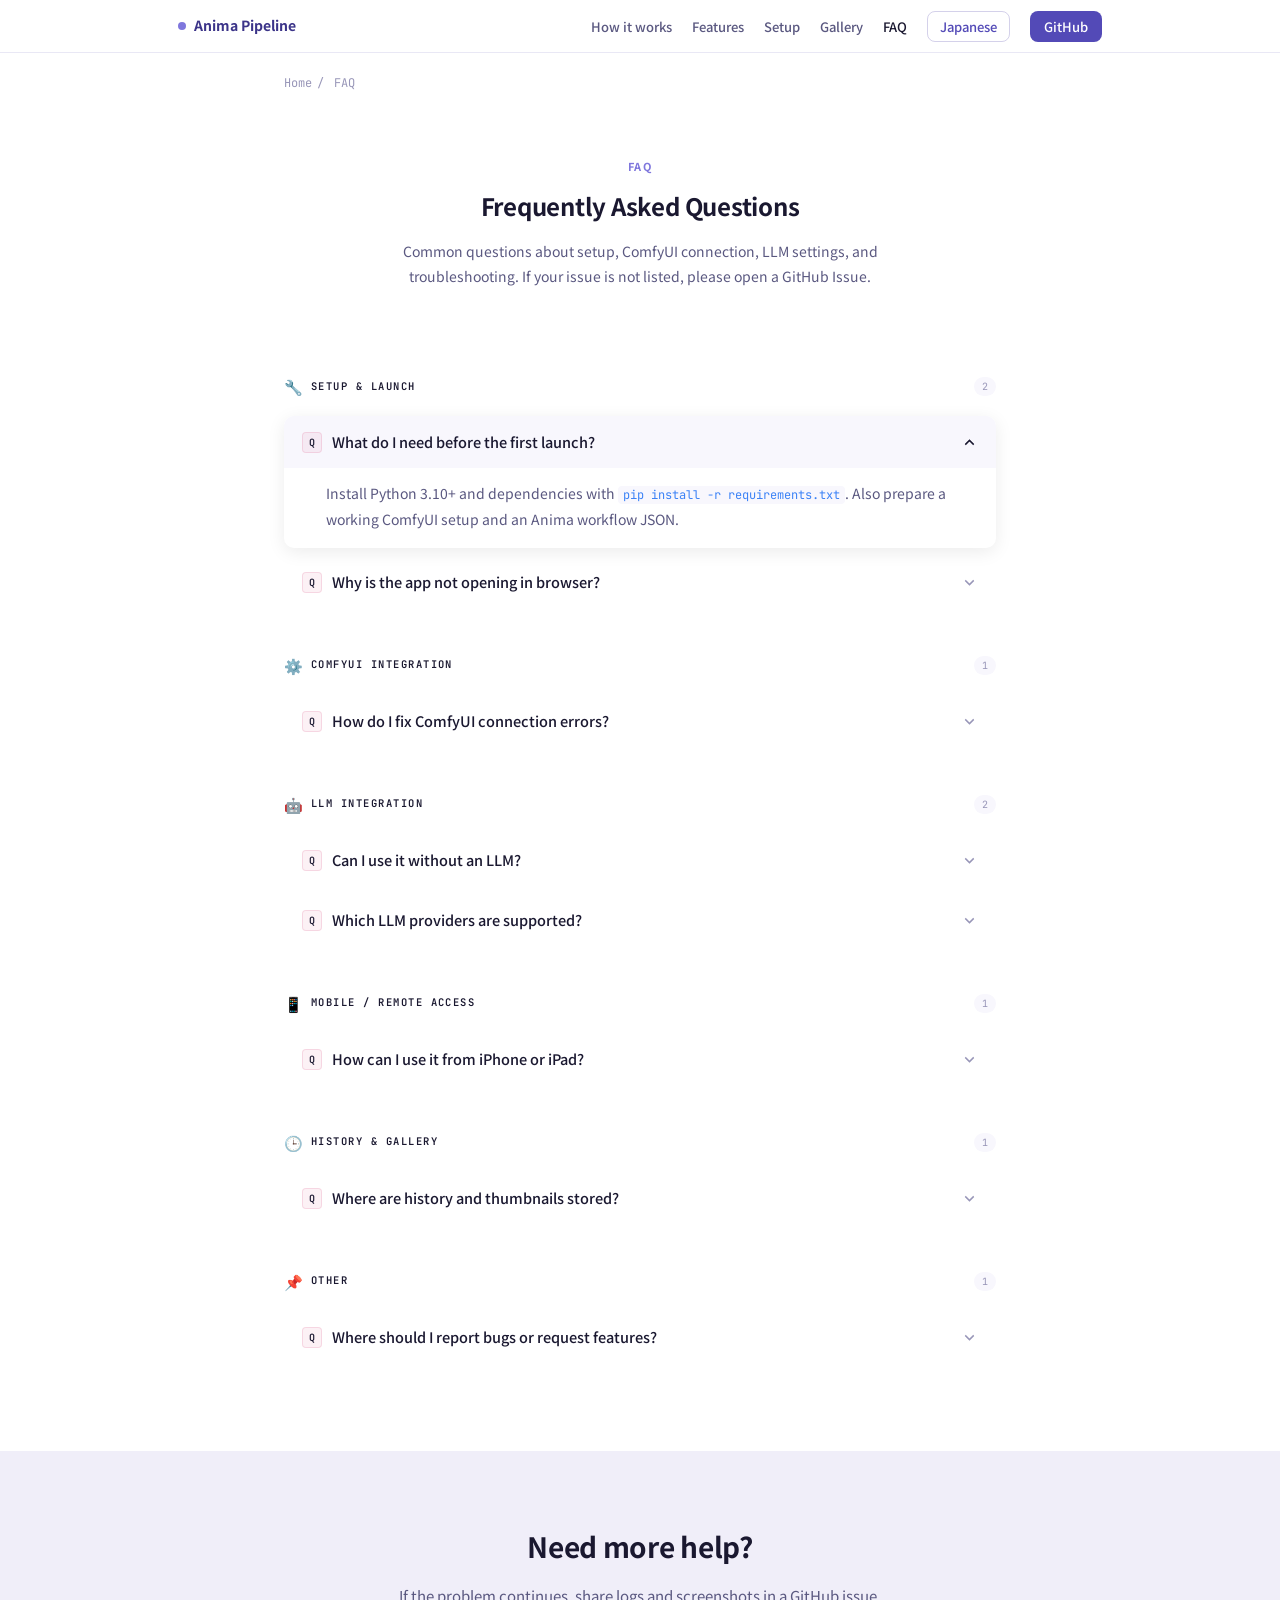
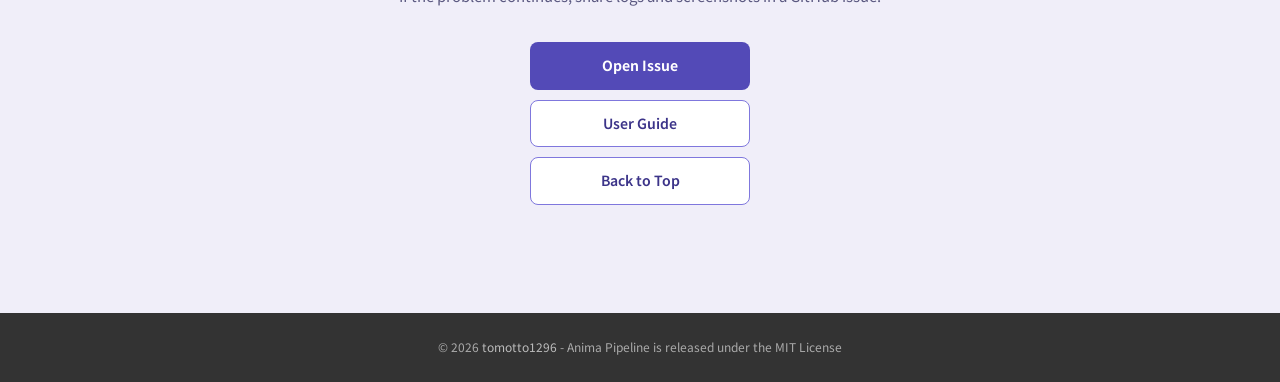
<file: docs/faq_en.html>
<!DOCTYPE html>
<html lang="en">
<head>
<meta charset="UTF-8">
<meta name="viewport" content="width=device-width, initial-scale=1.0">
<title>FAQ - Anima Pipeline</title>
<meta name="description" content="Frequently asked questions for Anima Pipeline: setup, ComfyUI connection, LLM settings, network access, and troubleshooting.">
<link rel="canonical" href="https://tomotto1296.github.io/anima-pipeline/faq_en.html">
<meta property="og:site_name" content="Anima Pipeline">
<meta property="og:title" content="FAQ - Anima Pipeline">
<meta property="og:description" content="Frequently asked questions for Anima Pipeline: setup, ComfyUI connection, LLM settings, network access, and troubleshooting.">
<meta property="og:type" content="website">
<meta property="og:url" content="https://tomotto1296.github.io/anima-pipeline/faq_en.html">
<meta property="og:locale" content="en_US">
<meta property="og:locale:alternate" content="ja_JP">
<meta name="twitter:card" content="summary">
<meta name="twitter:title" content="FAQ - Anima Pipeline">
<meta name="twitter:description" content="Setup and troubleshooting FAQ for Anima Pipeline.">
<meta name="twitter:site" content="@RHU_AIstudio">

<script type="application/ld+json">
{
  "@context": "https://schema.org",
  "@type": "FAQPage",
  "name": "Anima Pipeline FAQ (English)",
  "url": "https://tomotto1296.github.io/anima-pipeline/faq_en.html",
  "mainEntity": [
    {
      "@type": "Question",
      "name": "What do I need before the first launch?",
      "acceptedAnswer": {
        "@type": "Answer",
        "text": "You need Python 3.10+ and ComfyUI with an Anima workflow. Then install dependencies with pip install -r requirements.txt."
      }
    },
    {
      "@type": "Question",
      "name": "Why is the page not opening in my browser?",
      "acceptedAnswer": {
        "@type": "Answer",
        "text": "Open http://localhost:7860 (not https). Also make sure the terminal shows the app started successfully."
      }
    },
    {
      "@type": "Question",
      "name": "How do I fix ComfyUI connection errors?",
      "acceptedAnswer": {
        "@type": "Answer",
        "text": "Check ComfyUI URL (usually http://127.0.0.1:8188), confirm ComfyUI is running, and run Setup Diagnostics in the app."
      }
    },
    {
      "@type": "Question",
      "name": "Can I use Anima Pipeline without an LLM?",
      "acceptedAnswer": {
        "@type": "Answer",
        "text": "Yes. You can enter tags manually and generate images without any LLM configuration."
      }
    },
    {
      "@type": "Question",
      "name": "Which LLM backends are supported?",
      "acceptedAnswer": {
        "@type": "Answer",
        "text": "Gemini API, LM Studio, and OpenAI-compatible APIs are supported."
      }
    },
    {
      "@type": "Question",
      "name": "Can I access it from iPhone or iPad?",
      "acceptedAnswer": {
        "@type": "Answer",
        "text": "Yes, on the same Wi-Fi. Launch ComfyUI with --listen --enable-cors-header and access http://<your-pc-ip>:7860 from mobile."
      }
    },
    {
      "@type": "Question",
      "name": "Where are generation history and thumbnails saved?",
      "acceptedAnswer": {
        "@type": "Answer",
        "text": "History is stored in history/history.db and thumbnails in history/thumbs by default."
      }
    },
    {
      "@type": "Question",
      "name": "Where should I report bugs?",
      "acceptedAnswer": {
        "@type": "Answer",
        "text": "Please open an issue on GitHub: https://github.com/tomotto1296/anima-pipeline/issues"
      }
    }
  ]
}
</script>

<script async src="https://www.googletagmanager.com/gtag/js?id=G-JPMJG9G12Q"></script>
<script>
  window.dataLayer = window.dataLayer || [];
  function gtag(){dataLayer.push(arguments);}
  gtag('js', new Date());
  gtag('config', 'G-JPMJG9G12Q');
</script>

<link rel="preconnect" href="https://fonts.googleapis.com">
<link href="https://fonts.googleapis.com/css2?family=Noto+Sans+JP:wght@400;500;600;700&family=JetBrains+Mono:wght@400;600&display=swap" rel="stylesheet">
<link rel="stylesheet" href="assets/css/style.css">
<link rel="icon" type="image/x-icon" href="assets/favicon-light.ico">
<link rel="icon" type="image/x-icon" href="assets/favicon-dark.ico" media="(prefers-color-scheme: dark)">
<link rel="apple-touch-icon" href="assets/apple-touch-icon.png">
<link rel="manifest" href="manifest.json">

<style>
.faq-breadcrumb {
  max-width: 760px;
  margin: 0 auto;
  padding: 20px 24px 0;
  font-size: 12px;
  color: var(--txt3);
  font-family: 'JetBrains Mono', monospace;
}
.faq-breadcrumb a { color: var(--txt3); text-decoration: none; }
.faq-breadcrumb a:hover { color: var(--accent); }
.faq-breadcrumb span { margin: 0 5px; }

.faq-hero {
  padding: 64px 24px 40px;
  text-align: center;
}
.faq-hero .sec-label { margin-bottom: 10px; }
.faq-hero .sec-title { margin-bottom: 12px; }
.faq-hero .sec-sub { max-width: 560px; margin: 0 auto; }
.faq-hero .sec-sub a { color: var(--accent); text-decoration: none; }
.faq-hero .sec-sub a:hover { text-decoration: underline; }

.faq-body {
  max-width: 760px;
  margin: 0 auto;
  padding: 0 24px 80px;
}

.faq-cat {
  display: flex;
  align-items: center;
  gap: 8px;
  margin-top: 48px;
  margin-bottom: 12px;
  padding-bottom: 8px;
  border-bottom: 1px solid var(--border);
}
.faq-cat-icon { font-size: 15px; line-height: 1; }
.faq-cat-name {
  font-family: 'JetBrains Mono', monospace;
  font-size: 10.5px;
  font-weight: 600;
  letter-spacing: 0.14em;
  text-transform: uppercase;
  color: var(--accent);
}
.faq-cat-count {
  margin-left: auto;
  font-family: 'JetBrains Mono', monospace;
  font-size: 10px;
  color: var(--txt3);
  background: var(--bg2);
  border: 1px solid var(--border);
  border-radius: 99px;
  padding: 1px 8px;
}

.faq-item {
  border: 1px solid var(--border);
  border-radius: 10px;
  margin-bottom: 8px;
  background: var(--card-bg);
  overflow: hidden;
  transition: border-color 0.18s, box-shadow 0.18s;
}
.faq-item:hover {
  border-color: var(--accent);
  box-shadow: 0 2px 12px rgba(0,0,0,0.06);
}
.faq-item[open] {
  border-color: var(--accent);
  box-shadow: 0 4px 18px rgba(0,0,0,0.08);
}

.faq-item > summary {
  display: flex;
  align-items: flex-start;
  gap: 10px;
  padding: 15px 18px;
  cursor: pointer;
  list-style: none;
  font-weight: 500;
  font-size: 14.5px;
  color: var(--txt1);
  line-height: 1.5;
  user-select: none;
}
.faq-item > summary::-webkit-details-marker { display: none; }
.faq-item > summary::marker { display: none; }
.faq-item[open] > summary { background: var(--bg2); }

.faq-q-badge {
  font-family: 'JetBrains Mono', monospace;
  font-size: 10px;
  font-weight: 600;
  color: var(--accent);
  background: rgba(224,119,154,0.10);
  border: 1px solid rgba(224,119,154,0.22);
  border-radius: 4px;
  padding: 2px 6px;
  margin-top: 1px;
  flex-shrink: 0;
  line-height: 1.5;
}
.faq-q-text { flex: 1; }

.faq-chevron {
  flex-shrink: 0;
  margin-top: 3px;
  width: 17px;
  height: 17px;
  color: var(--txt3);
  transition: transform 0.22s cubic-bezier(0.4,0,0.2,1), color 0.15s;
}
.faq-item[open] .faq-chevron {
  transform: rotate(180deg);
  color: var(--accent);
}

.faq-answer {
  padding: 13px 18px 16px 42px;
  font-size: 14px;
  line-height: 1.78;
  color: var(--txt2);
  border-top: 1px solid var(--border);
}
.faq-answer code {
  font-family: 'JetBrains Mono', monospace;
  font-size: 12px;
  background: var(--bg2);
  border: 1px solid var(--border);
  border-radius: 4px;
  padding: 1px 5px;
  color: var(--accent2, #3b82f6);
  word-break: break-all;
}
.faq-answer a { color: var(--accent); text-decoration: none; }
.faq-answer a:hover { text-decoration: underline; }

@media (max-width: 600px) {
  .faq-answer { padding-left: 18px; }
  .faq-hero { padding: 40px 16px 28px; }
  .faq-body { padding: 0 16px 64px; }
}
</style>
</head>
<body>

<header class="site-header">
  <div class="header-inner">
    <div class="site-logo">
      <div class="logo-dot"></div>
      Anima Pipeline
    </div>
    <nav>
      <ul class="nav-links">
        <li><a href="index_en.html#howto">How it works</a></li>
        <li><a href="index_en.html#features">Features</a></li>
        <li><a href="index_en.html#setup">Setup</a></li>
        <li><a href="index_en.html#gallery">Gallery</a></li>
        <li><a href="faq_en.html" style="color: var(--accent);">FAQ</a></li>
        <li><a href="faq.html" class="nav-lang-btn">Japanese</a></li>
        <li><a href="https://github.com/tomotto1296/anima-pipeline" target="_blank" class="nav-gh-btn">GitHub</a></li>
      </ul>
    </nav>
  </div>
</header>

<nav class="faq-breadcrumb" aria-label="Breadcrumb">
  <a href="index_en.html">Home</a><span>/</span><span>FAQ</span>
</nav>

<section class="faq-hero">
  <div class="sec-label">FAQ</div>
  <h1 class="sec-title">Frequently Asked Questions</h1>
  <p class="sec-sub">
    Common questions about setup, ComfyUI connection, LLM settings, and troubleshooting.
    If your issue is not listed, please open a <a href="https://github.com/tomotto1296/anima-pipeline/issues" target="_blank">GitHub Issue</a>.
  </p>
</section>

<main class="faq-body">
  <div class="faq-cat">
    <span class="faq-cat-icon">🔧</span>
    <span class="faq-cat-name">Setup & Launch</span>
    <span class="faq-cat-count">2</span>
  </div>

  <details class="faq-item" open>
    <summary>
      <span class="faq-q-badge">Q</span>
      <span class="faq-q-text">What do I need before the first launch?</span>
      <svg class="faq-chevron" viewBox="0 0 24 24" fill="none" stroke="currentColor" stroke-width="2"><polyline points="6 9 12 15 18 9"/></svg>
    </summary>
    <div class="faq-answer">
      Install Python 3.10+ and dependencies with <code>pip install -r requirements.txt</code>.
      Also prepare a working ComfyUI setup and an Anima workflow JSON.
    </div>
  </details>

  <details class="faq-item">
    <summary>
      <span class="faq-q-badge">Q</span>
      <span class="faq-q-text">Why is the app not opening in browser?</span>
      <svg class="faq-chevron" viewBox="0 0 24 24" fill="none" stroke="currentColor" stroke-width="2"><polyline points="6 9 12 15 18 9"/></svg>
    </summary>
    <div class="faq-answer">
      Open <code>http://localhost:7860</code> (not HTTPS). Check terminal logs and ensure the launcher finished without errors.
    </div>
  </details>

  <div class="faq-cat">
    <span class="faq-cat-icon">⚙️</span>
    <span class="faq-cat-name">ComfyUI Integration</span>
    <span class="faq-cat-count">1</span>
  </div>

  <details class="faq-item">
    <summary>
      <span class="faq-q-badge">Q</span>
      <span class="faq-q-text">How do I fix ComfyUI connection errors?</span>
      <svg class="faq-chevron" viewBox="0 0 24 24" fill="none" stroke="currentColor" stroke-width="2"><polyline points="6 9 12 15 18 9"/></svg>
    </summary>
    <div class="faq-answer">
      Verify ComfyUI is running and set the URL correctly (usually <code>http://127.0.0.1:8188</code>).
      Then run setup diagnostics from the app settings.
    </div>
  </details>

  <div class="faq-cat">
    <span class="faq-cat-icon">🤖</span>
    <span class="faq-cat-name">LLM Integration</span>
    <span class="faq-cat-count">2</span>
  </div>

  <details class="faq-item">
    <summary>
      <span class="faq-q-badge">Q</span>
      <span class="faq-q-text">Can I use it without an LLM?</span>
      <svg class="faq-chevron" viewBox="0 0 24 24" fill="none" stroke="currentColor" stroke-width="2"><polyline points="6 9 12 15 18 9"/></svg>
    </summary>
    <div class="faq-answer">
      Yes. You can manually input prompt tags and generate images without LLM integration.
    </div>
  </details>

  <details class="faq-item">
    <summary>
      <span class="faq-q-badge">Q</span>
      <span class="faq-q-text">Which LLM providers are supported?</span>
      <svg class="faq-chevron" viewBox="0 0 24 24" fill="none" stroke="currentColor" stroke-width="2"><polyline points="6 9 12 15 18 9"/></svg>
    </summary>
    <div class="faq-answer">
      Gemini API, LM Studio, and OpenAI-compatible API endpoints are supported.
    </div>
  </details>

  <div class="faq-cat">
    <span class="faq-cat-icon">📱</span>
    <span class="faq-cat-name">Mobile / Remote Access</span>
    <span class="faq-cat-count">1</span>
  </div>

  <details class="faq-item">
    <summary>
      <span class="faq-q-badge">Q</span>
      <span class="faq-q-text">How can I use it from iPhone or iPad?</span>
      <svg class="faq-chevron" viewBox="0 0 24 24" fill="none" stroke="currentColor" stroke-width="2"><polyline points="6 9 12 15 18 9"/></svg>
    </summary>
    <div class="faq-answer">
      Connect both devices to the same network, launch ComfyUI with
      <code>--listen --enable-cors-header</code>, and open
      <code>http://&lt;your-pc-ip&gt;:7860</code> on mobile.
    </div>
  </details>

  <div class="faq-cat">
    <span class="faq-cat-icon">🕒</span>
    <span class="faq-cat-name">History & Gallery</span>
    <span class="faq-cat-count">1</span>
  </div>

  <details class="faq-item">
    <summary>
      <span class="faq-q-badge">Q</span>
      <span class="faq-q-text">Where are history and thumbnails stored?</span>
      <svg class="faq-chevron" viewBox="0 0 24 24" fill="none" stroke="currentColor" stroke-width="2"><polyline points="6 9 12 15 18 9"/></svg>
    </summary>
    <div class="faq-answer">
      Generation history: <code>history/history.db</code><br>
      Thumbnails: <code>history/thumbs/</code>
    </div>
  </details>

  <div class="faq-cat">
    <span class="faq-cat-icon">📌</span>
    <span class="faq-cat-name">Other</span>
    <span class="faq-cat-count">1</span>
  </div>

  <details class="faq-item">
    <summary>
      <span class="faq-q-badge">Q</span>
      <span class="faq-q-text">Where should I report bugs or request features?</span>
      <svg class="faq-chevron" viewBox="0 0 24 24" fill="none" stroke="currentColor" stroke-width="2"><polyline points="6 9 12 15 18 9"/></svg>
    </summary>
    <div class="faq-answer">
      Open an issue on GitHub: <a href="https://github.com/tomotto1296/anima-pipeline/issues" target="_blank">https://github.com/tomotto1296/anima-pipeline/issues</a>
    </div>
  </details>
</main>

<section class="cta-sec">
  <div class="inner">
    <h2 class="cta-title">Need more help?</h2>
    <p class="cta-sub">
      If the problem continues, share logs and screenshots in a GitHub issue.
    </p>
    <div class="cta-btns">
      <a href="https://github.com/tomotto1296/anima-pipeline/issues" target="_blank" class="btn-primary" style="min-width: 220px; text-align: center;">Open Issue</a>
      <a href="guides/anima_pipeline_guide_en.md" class="btn-secondary" style="min-width: 220px; text-align: center;">User Guide</a>
      <a href="index_en.html" class="btn-secondary" style="min-width: 220px; text-align: center;">Back to Top</a>
    </div>
  </div>
</section>

<footer class="site-footer">
  <p>&copy; 2026 <a href="https://github.com/tomotto1296" target="_blank">tomotto1296</a> - Anima Pipeline is released under the MIT License</p>
</footer>

</body>
</html>
</file>
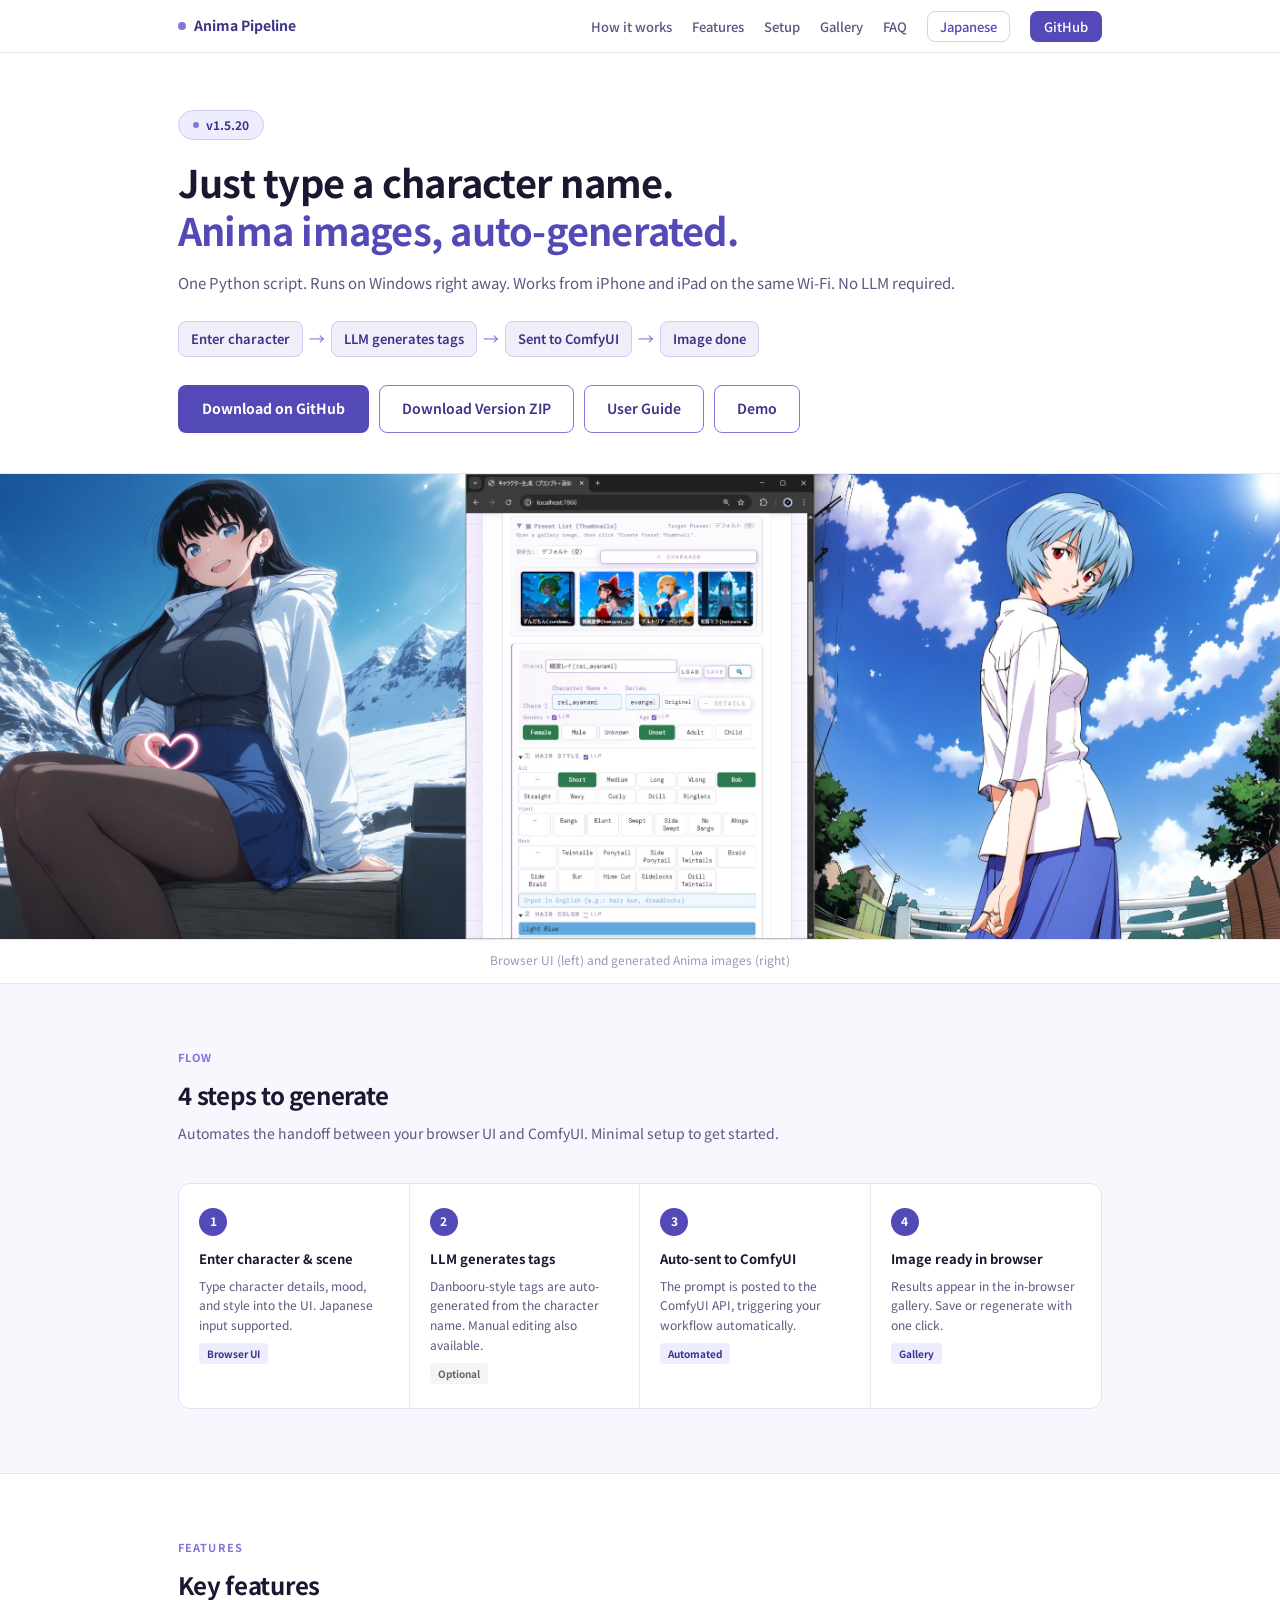
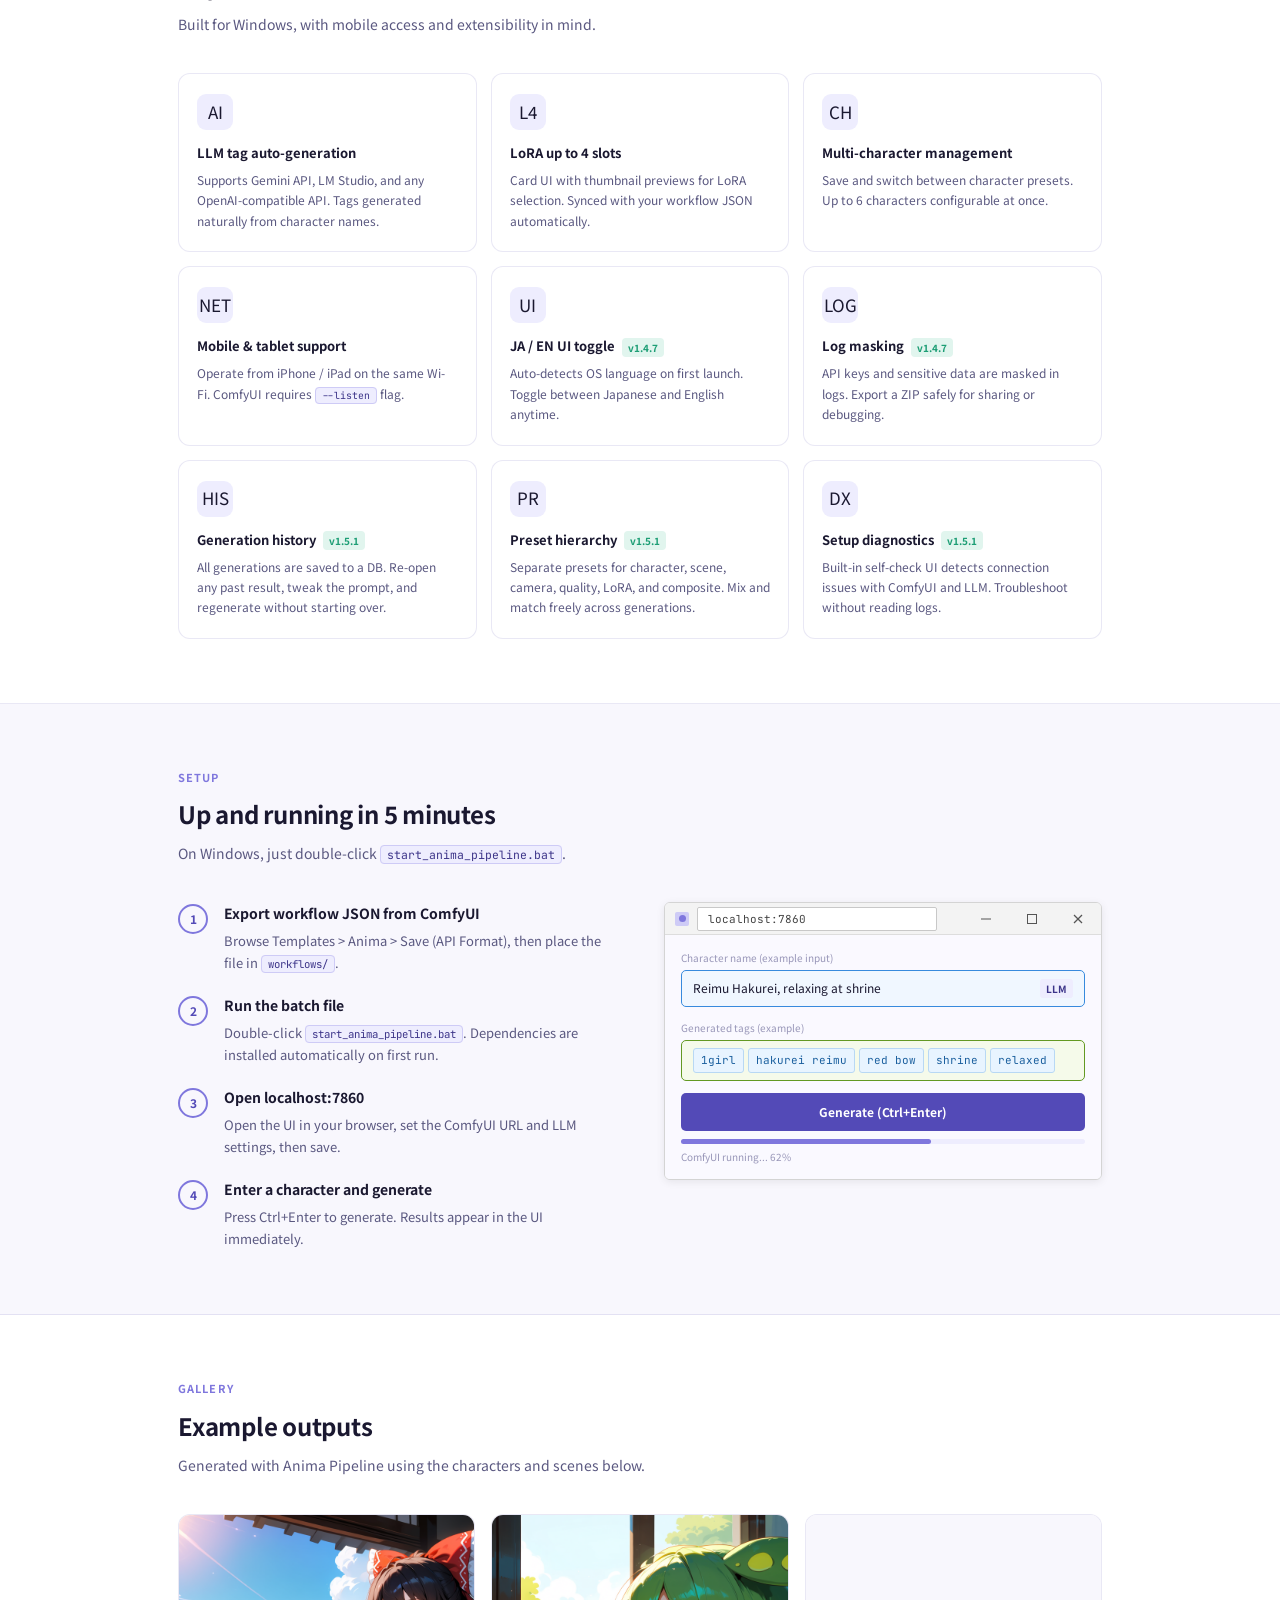
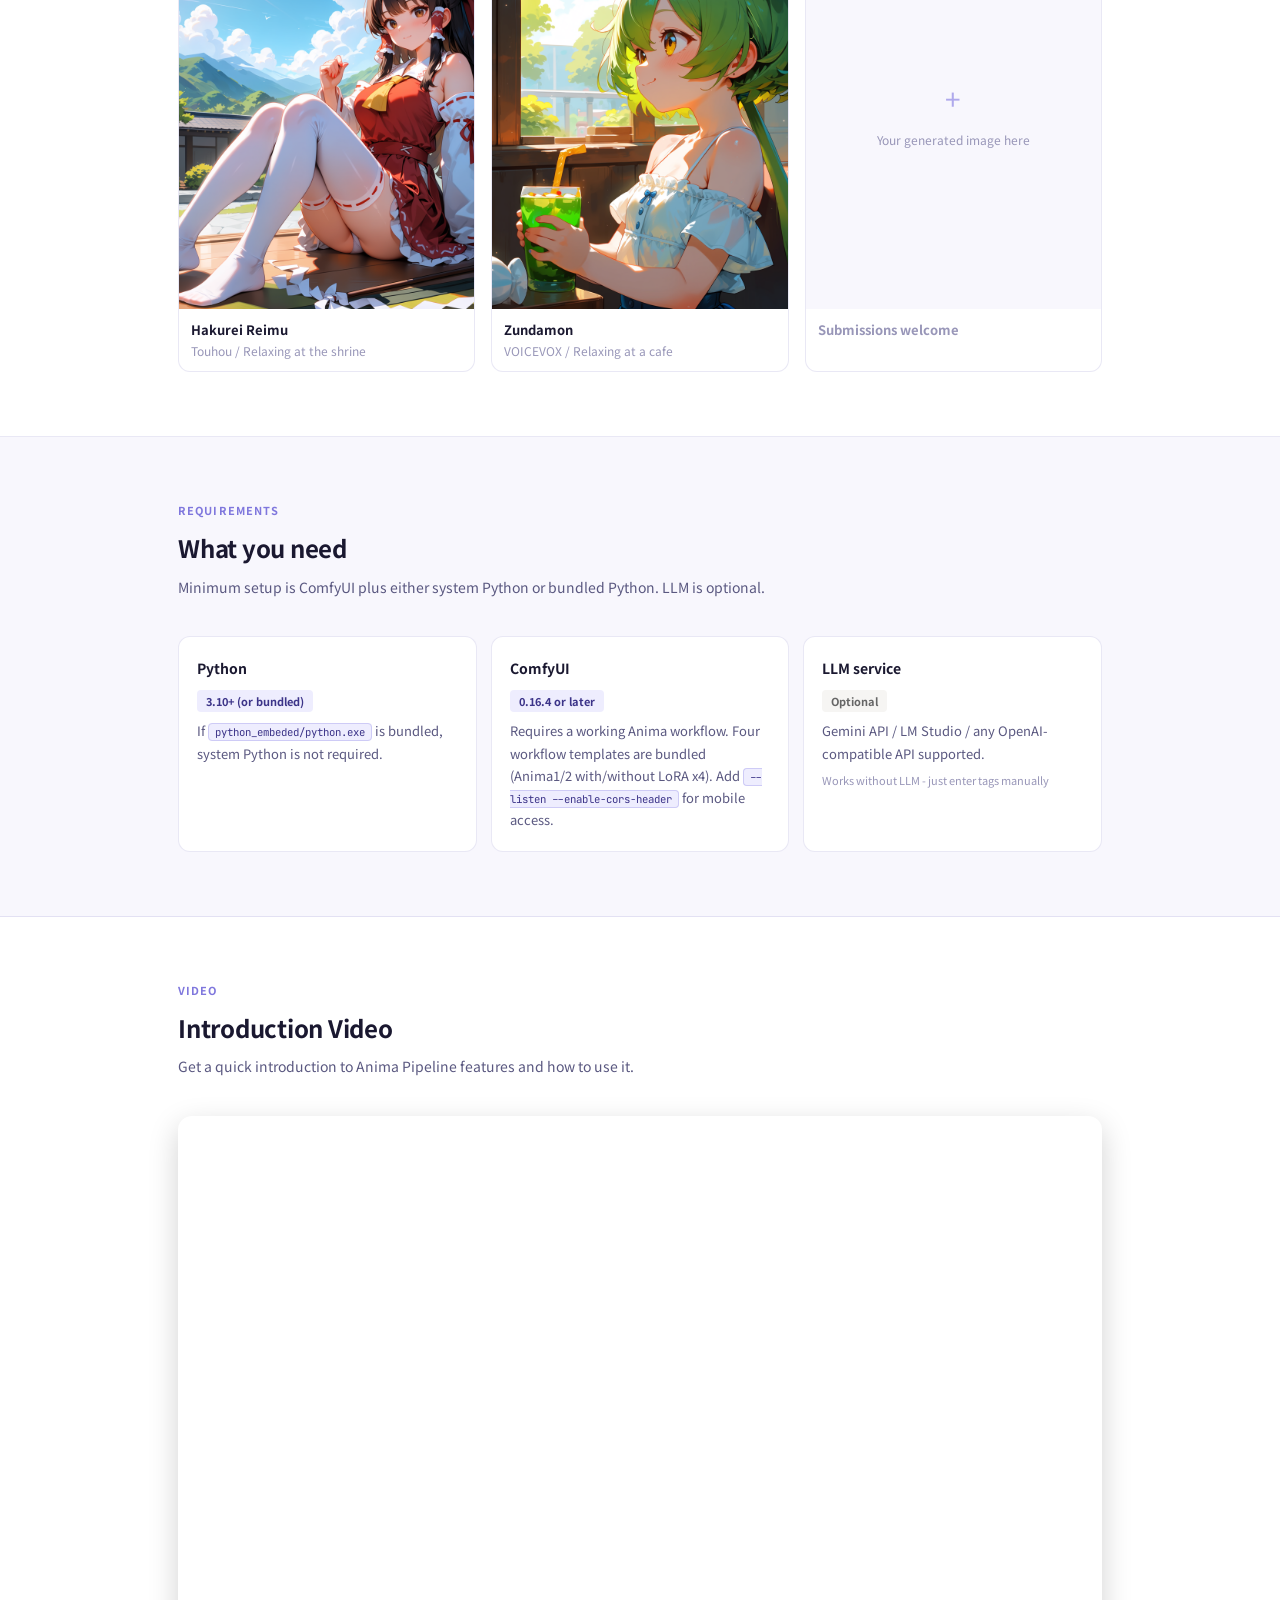
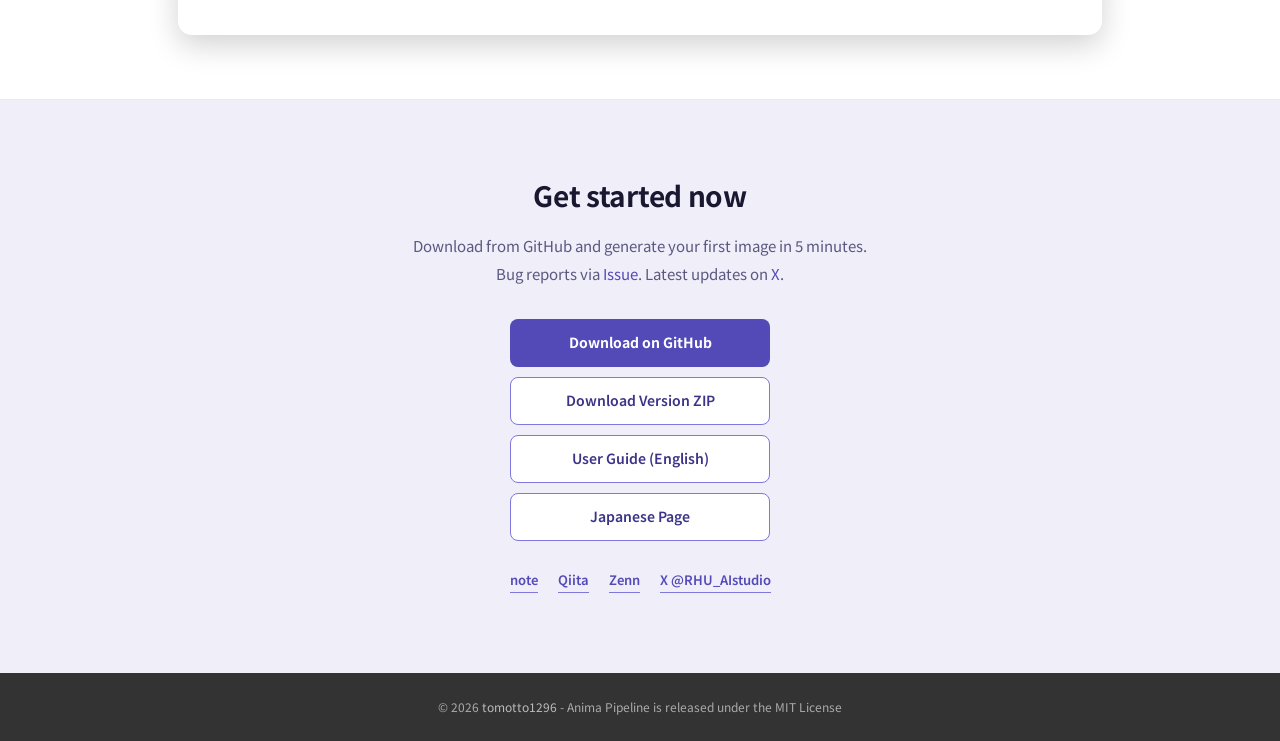
<file: docs/index_en.html>
﻿<!DOCTYPE html>
<html lang="en">
<head>
<meta charset="UTF-8">
<meta name="viewport" content="width=device-width, initial-scale=1.0">
<title>Anima Pipeline | Automate Anima Workflows with Browser UI</title>
<meta name="description" content="Just type a character name - the LLM auto-generates Danbooru tags and sends them to your ComfyUI Anima workflow. One Python script, runs on Windows.">
<meta property="og:title" content="Anima Pipeline | Automate Anima Workflows with Browser UI">
<meta property="og:description" content="Just type a character name - the LLM auto-generates Danbooru tags and sends them to your ComfyUI Anima workflow. One Python script, runs on Windows.">
<meta property="og:type" content="website">
<meta property="og:url" content="https://tomotto1296.github.io/anima-pipeline/index_en.html">
<meta property="og:site_name" content="Anima Pipeline">
<meta property="og:image" content="https://tomotto1296.github.io/anima-pipeline/images/hero-ui-and-result-card-1200x630.jpg">
<meta property="og:image:secure_url" content="https://tomotto1296.github.io/anima-pipeline/images/hero-ui-and-result-card-1200x630.jpg">
<meta property="og:image:alt" content="Anima Pipeline browser UI and generated image preview">
<meta property="og:image:width" content="1200">
<meta property="og:image:height" content="630">
<meta property="og:locale" content="en_US">
<meta property="og:locale:alternate" content="ja_JP">
<meta name="twitter:card" content="summary_large_image">
<meta name="twitter:title" content="Anima Pipeline | Automate Anima Workflows with Browser UI">
<meta name="twitter:description" content="Just type a character name - the LLM auto-generates Danbooru tags and sends them to your ComfyUI Anima workflow. One Python script, runs on Windows.">
<meta name="twitter:image" content="https://tomotto1296.github.io/anima-pipeline/images/hero-ui-and-result-card-1200x630.jpg">
<meta name="twitter:image:alt" content="Anima Pipeline browser UI and generated image preview">
<meta name="twitter:site" content="@RHU_AIstudio">
<script type="application/ld+json">
{
  "@context": "https://schema.org",
  "@type": "SoftwareApplication",
  "name": "Anima Pipeline",
  "applicationCategory": "MultimediaApplication",
  "operatingSystem": "Windows",
  "url": "https://tomotto1296.github.io/anima-pipeline/",
  "description": "Just type a character name - the LLM auto-generates Danbooru tags and sends them to your ComfyUI Anima workflow. One Python script, runs on Windows.",
  "inLanguage": ["ja", "en"],
  "author": {
    "@type": "Person",
    "name": "RHU",
    "url": "https://github.com/tomotto1296"
  },
  "offers": {
    "@type": "Offer",
    "price": "0",
    "priceCurrency": "USD",
    "availability": "https://schema.org/InStock",
    "url": "https://github.com/tomotto1296/anima-pipeline/releases/latest"
  }
}
</script>
<link rel="canonical" href="https://tomotto1296.github.io/anima-pipeline/index_en.html">
<!-- Google Analytics (GA4): configured -->
<script async src="https://www.googletagmanager.com/gtag/js?id=G-JPMJG9G12Q"></script>
<script>
  window.dataLayer = window.dataLayer || [];
  function gtag(){dataLayer.push(arguments);}
  gtag('js', new Date());
  gtag('config', 'G-JPMJG9G12Q');
</script>
<link rel="preconnect" href="https://fonts.googleapis.com">
<link href="https://fonts.googleapis.com/css2?family=Noto+Sans+JP:wght@400;500;600;700&family=JetBrains+Mono:wght@400;600&display=swap" rel="stylesheet">
<link rel="stylesheet" href="assets/css/style.css">
<link rel="icon" type="image/x-icon" href="assets/favicon-light.ico">
<link rel="icon" type="image/x-icon" href="assets/favicon-dark.ico" media="(prefers-color-scheme: dark)">
<link rel="apple-touch-icon" href="assets/apple-touch-icon.png">
<link rel="manifest" href="manifest.json">
</head>
<body>

<header class="site-header">
  <div class="header-inner">
    <div class="site-logo">
      <div class="logo-dot"></div>
      Anima Pipeline
    </div>
    <nav>
      <ul class="nav-links">
        <li><a href="#howto">How it works</a></li>
        <li><a href="#features">Features</a></li>
        <li><a href="#setup">Setup</a></li>
        <li><a href="#gallery">Gallery</a></li>
        <li><a href="faq_en.html">FAQ</a></li>
        <li><a href="index.html" class="nav-lang-btn">Japanese</a></li>
        <li><a href="https://github.com/tomotto1296/anima-pipeline" target="_blank" class="nav-gh-btn">GitHub</a></li>
      </ul>
    </nav>
  </div>
</header>

<section class="hero">
  <div class="inner">
    <div class="hero-badge">
      <div class="badge-dot"></div>
      v1.5.20
    </div>
    <h1 class="hero-title">Just type a character name.<em>Anima images, auto-generated.</em></h1>
    <p class="hero-sub">One Python script. Runs on Windows right away. Works from iPhone and iPad on the same Wi-Fi. No LLM required.</p>
    <div class="flow-row">
      <div class="flow-chip">Enter character</div>
      <div class="flow-arr">&rarr;</div>
      <div class="flow-chip">LLM generates tags</div>
      <div class="flow-arr">&rarr;</div>
      <div class="flow-chip">Sent to ComfyUI</div>
      <div class="flow-arr">&rarr;</div>
      <div class="flow-chip">Image done</div>
    </div>
    <div class="hero-actions">
      <a href="https://github.com/tomotto1296/anima-pipeline/releases/latest" target="_blank" class="btn-primary js-github-download">Download on GitHub</a>
      <a href="https://github.com/tomotto1296/anima-pipeline/releases/latest" target="_blank" class="btn-secondary js-version-zip-download">Download Version ZIP</a>
      <a href="guides/anima_pipeline_guide_en.md" class="btn-secondary">User Guide</a>
      <a href="demo_en.html" class="btn-secondary">Demo</a>
    </div>
  </div>
  <div class="hero-img-wrap">
    <img src="images/hero-ui-and-result.jpg" alt="Anima Pipeline browser UI and generated images">
    <div class="hero-caption">Browser UI (left) and generated Anima images (right)</div>
  </div>
</section>

<section class="sec sec-bg2" id="howto">
  <div class="inner">
    <div class="sec-label">Flow</div>
    <h2 class="sec-title">4 steps to generate</h2>
    <p class="sec-sub">Automates the handoff between your browser UI and ComfyUI. Minimal setup to get started.</p>
    <div class="flow-cards">
      <div class="flow-card">
        <div class="fc-num">1</div>
        <div class="fc-title">Enter character &amp; scene</div>
        <div class="fc-desc">Type character details, mood, and style into the UI. Japanese input supported.</div>
        <div class="fc-tag">Browser UI</div>
      </div>
      <div class="flow-card">
        <div class="fc-num">2</div>
        <div class="fc-title">LLM generates tags</div>
        <div class="fc-desc">Danbooru-style tags are auto-generated from the character name. Manual editing also available.</div>
        <div class="fc-tag fc-tag-opt">Optional</div>
      </div>
      <div class="flow-card">
        <div class="fc-num">3</div>
        <div class="fc-title">Auto-sent to ComfyUI</div>
        <div class="fc-desc">The prompt is posted to the ComfyUI API, triggering your workflow automatically.</div>
        <div class="fc-tag">Automated</div>
      </div>
      <div class="flow-card">
        <div class="fc-num">4</div>
        <div class="fc-title">Image ready in browser</div>
        <div class="fc-desc">Results appear in the in-browser gallery. Save or regenerate with one click.</div>
        <div class="fc-tag">Gallery</div>
      </div>
    </div>
  </div>
</section>

<section class="sec" id="features">
  <div class="inner">
    <div class="sec-label">Features</div>
    <h2 class="sec-title">Key features</h2>
    <p class="sec-sub">Built for Windows, with mobile access and extensibility in mind.</p>
    <div class="feat-grid">
      <div class="feat-card">
        <div class="feat-icon">AI</div>
        <div class="feat-title">LLM tag auto-generation</div>
        <div class="feat-body">Supports Gemini API, LM Studio, and any OpenAI-compatible API. Tags generated naturally from character names.</div>
      </div>
      <div class="feat-card">
        <div class="feat-icon">L4</div>
        <div class="feat-title">LoRA up to 4 slots</div>
        <div class="feat-body">Card UI with thumbnail previews for LoRA selection. Synced with your workflow JSON automatically.</div>
      </div>
      <div class="feat-card">
        <div class="feat-icon">CH</div>
        <div class="feat-title">Multi-character management</div>
        <div class="feat-body">Save and switch between character presets. Up to 6 characters configurable at once.</div>
      </div>
      <div class="feat-card">
        <div class="feat-icon">NET</div>
        <div class="feat-title">Mobile &amp; tablet support</div>
        <div class="feat-body">Operate from iPhone / iPad on the same Wi-Fi. ComfyUI requires <code>--listen</code> flag.</div>
      </div>
      <div class="feat-card">
        <div class="feat-icon">UI</div>
        <div class="feat-title">JA / EN UI toggle <span class="tag-new">v1.4.7</span></div>
        <div class="feat-body">Auto-detects OS language on first launch. Toggle between Japanese and English anytime.</div>
      </div>
      <div class="feat-card">
        <div class="feat-icon">LOG</div>
        <div class="feat-title">Log masking <span class="tag-new">v1.4.7</span></div>
        <div class="feat-body">API keys and sensitive data are masked in logs. Export a ZIP safely for sharing or debugging.</div>
      </div>
      <div class="feat-card">
        <div class="feat-icon">HIS</div>
        <div class="feat-title">Generation history <span class="tag-new">v1.5.1</span></div>
        <div class="feat-body">All generations are saved to a DB. Re-open any past result, tweak the prompt, and regenerate without starting over.</div>
      </div>
      <div class="feat-card">
        <div class="feat-icon">PR</div>
        <div class="feat-title">Preset hierarchy <span class="tag-new">v1.5.1</span></div>
        <div class="feat-body">Separate presets for character, scene, camera, quality, LoRA, and composite. Mix and match freely across generations.</div>
      </div>
      <div class="feat-card">
        <div class="feat-icon">DX</div>
        <div class="feat-title">Setup diagnostics <span class="tag-new">v1.5.1</span></div>
        <div class="feat-body">Built-in self-check UI detects connection issues with ComfyUI and LLM. Troubleshoot without reading logs.</div>
      </div>
    </div>
  </div>
</section>

<section class="sec sec-bg2" id="setup">
  <div class="inner">
    <div class="sec-label">Setup</div>
    <h2 class="sec-title">Up and running in 5 minutes</h2>
    <p class="sec-sub">On Windows, just double-click <code>start_anima_pipeline.bat</code>.</p>
    <div class="setup-grid">
      <div class="steps">
        <div class="step-row">
          <div class="step-num">1</div>
          <div>
            <div class="step-head">Export workflow JSON from ComfyUI</div>
            <div class="step-body">Browse Templates &gt; Anima &gt; Save (API Format), then place the file in <code>workflows/</code>.</div>
          </div>
        </div>
        <div class="step-row">
          <div class="step-num">2</div>
          <div>
            <div class="step-head">Run the batch file</div>
            <div class="step-body">Double-click <code>start_anima_pipeline.bat</code>. Dependencies are installed automatically on first run.</div>
          </div>
        </div>
        <div class="step-row">
          <div class="step-num">3</div>
          <div>
            <div class="step-head">Open localhost:7860</div>
            <div class="step-body">Open the UI in your browser, set the ComfyUI URL and LLM settings, then save.</div>
          </div>
        </div>
        <div class="step-row">
          <div class="step-num">4</div>
          <div>
            <div class="step-head">Enter a character and generate</div>
            <div class="step-body">Press Ctrl+Enter to generate. Results appear in the UI immediately.</div>
          </div>
        </div>
      </div>

      <div>
        <div class="mock-win">
          <div class="mock-titlebar">
            <div class="mock-tb-left">
              <div class="mock-favicon"><div class="mock-favicon-dot"></div></div>
              <div class="mock-urlbar">localhost:7860</div>
            </div>
            <div class="mock-winbtns">
              <div class="mock-winbtn">
                <svg viewBox="0 0 10 1"><rect width="10" height="1" fill="#555"></rect></svg>
              </div>
              <div class="mock-winbtn">
                <svg viewBox="0 0 10 10"><rect x="0.5" y="0.5" width="9" height="9" fill="none" stroke="#555" stroke-width="1"></rect></svg>
              </div>
              <div class="mock-winbtn">
                <svg viewBox="0 0 10 10">
                  <line x1="1" y1="1" x2="9" y2="9" stroke="#555" stroke-width="1.3"></line>
                  <line x1="9" y1="1" x2="1" y2="9" stroke="#555" stroke-width="1.3"></line>
                </svg>
              </div>
            </div>
          </div>
          <div class="mock-body">
            <div class="mock-lbl">Character name (example input)</div>
            <div class="mock-field mock-field-blue">
              <span>Reimu Hakurei, relaxing at shrine</span>
              <span class="llm-badge">LLM</span>
            </div>
            <div class="mock-lbl">Generated tags (example)</div>
            <div class="mock-field mock-field-green">
              <div class="mock-tags">
                <span class="mock-tag">1girl</span>
                <span class="mock-tag">hakurei reimu</span>
                <span class="mock-tag">red bow</span>
                <span class="mock-tag">shrine</span>
                <span class="mock-tag">relaxed</span>
              </div>
            </div>
            <div class="mock-gen-btn">Generate (Ctrl+Enter)</div>
            <div class="mock-prog-wrap"><div class="mock-prog"></div></div>
            <div class="mock-hint">ComfyUI running... 62%</div>
          </div>
        </div>
      </div>
    </div>
  </div>
</section>

<section class="sec" id="gallery">
  <div class="inner">
    <div class="sec-label">Gallery</div>
    <h2 class="sec-title">Example outputs</h2>
    <p class="sec-sub">Generated with Anima Pipeline using the characters and scenes below.</p>
    <div class="gallery-grid">
      <div class="gal-card">
        <img src="images/reimu-shrine-relax.png" alt="Hakurei Reimu - relaxing at shrine">
        <div class="gal-meta">
          <div class="gal-name">Hakurei Reimu</div>
          <div class="gal-scene">Touhou / Relaxing at the shrine</div>
        </div>
      </div>
      <div class="gal-card">
        <img src="images/sample_zundamon.png" alt="Zundamon - relaxing at cafe">
        <div class="gal-meta">
          <div class="gal-name">Zundamon</div>
          <div class="gal-scene">VOICEVOX / Relaxing at a cafe</div>
        </div>
      </div>
      <div class="gal-card">
        <div class="gal-placeholder">
          <div class="gal-plus">+</div>
          <div class="gal-placeholder-text">Your generated image here</div>
        </div>
        <div class="gal-meta">
          <div class="gal-name" style="color: var(--txt3);">Submissions welcome</div>
        </div>
      </div>
    </div>
  </div>
</section>

<section class="sec sec-bg2">
  <div class="inner">
    <div class="sec-label">Requirements</div>
    <h2 class="sec-title">What you need</h2>
    <p class="sec-sub">Minimum setup is ComfyUI plus either system Python or bundled Python. LLM is optional.</p>
    <div class="req-grid">
      <div class="req-card">
        <div class="req-name">Python</div>
        <div class="req-ver">3.10+ (or bundled)</div>
        <div class="req-desc">If <code>python_embeded/python.exe</code> is bundled, system Python is not required.</div>
      </div>
      <div class="req-card">
        <div class="req-name">ComfyUI</div>
        <div class="req-ver">0.16.4 or later</div>
        <div class="req-desc">Requires a working Anima workflow. Four workflow templates are bundled (Anima1/2 with/without LoRA x4). Add <code>--listen --enable-cors-header</code> for mobile access.</div>
      </div>
      <div class="req-card">
        <div class="req-name">LLM service</div>
        <div class="req-ver req-ver-opt">Optional</div>
        <div class="req-desc">Gemini API / LM Studio / any OpenAI-compatible API supported.</div>
        <div class="req-opt">Works without LLM - just enter tags manually</div>
      </div>
    </div>
  </div>
</section>

<section class="sec">
  <div class="inner">
    <div class="sec-label">Video</div>
    <h2 class="sec-title">Introduction Video</h2>
    <p class="sec-sub">Get a quick introduction to Anima Pipeline features and how to use it.</p>
    <div style="position: relative; width: 100%; max-width: 960px; margin: 0 auto; padding-top: 56.25%; border-radius: 14px; overflow: hidden; box-shadow: 0 10px 30px rgba(0,0,0,0.18);">
      <iframe
        src="https://www.youtube.com/embed/DuQpBQhlbYE?si=7TmR9YavINufekAC"
        title="YouTube video player"
        style="position: absolute; inset: 0; width: 100%; height: 100%; border: 0;"
        allow="accelerometer; autoplay; clipboard-write; encrypted-media; gyroscope; picture-in-picture; web-share"
        referrerpolicy="strict-origin-when-cross-origin"
        allowfullscreen>
      </iframe>
    </div>
  </div>
</section>

<section class="cta-sec">
  <div class="inner">
    <h2 class="cta-title">Get started now</h2>
    <p class="cta-sub">
      Download from GitHub and generate your first image in 5 minutes.<br>
      Bug reports via <a href="https://github.com/tomotto1296/anima-pipeline/issues" target="_blank">Issue</a>. Latest updates on <a href="https://x.com/RHU_AIstudio" target="_blank">X</a>.
    </p>
    <div class="cta-btns">
      <a href="https://github.com/tomotto1296/anima-pipeline/releases/latest" target="_blank" class="btn-primary js-github-download" style="min-width: 260px; text-align: center;">Download on GitHub</a>
      <a href="https://github.com/tomotto1296/anima-pipeline/releases/latest" target="_blank" class="btn-secondary js-version-zip-download" style="min-width: 260px; text-align: center;">Download Version ZIP</a>
      <a href="guides/anima_pipeline_guide_en.md" class="btn-secondary" style="min-width: 260px; text-align: center;">User Guide (English)</a>
      <a href="index.html" class="btn-secondary" style="min-width: 260px; text-align: center;">Japanese Page</a>
    </div>
    <div class="cta-links">
      <a href="https://note.com/rhustudio/n/nf0dc2414f852" target="_blank" class="cta-link">note</a>
      <a href="https://qiita.com/RHU/items/18095cb22281cd027bc4" target="_blank" class="cta-link">Qiita</a>
      <a href="https://zenn.dev/rhu/articles/anima-pipeline-comfyui-llm" target="_blank" class="cta-link">Zenn</a>
      <a href="https://x.com/RHU_AIstudio" target="_blank" class="cta-link">X @RHU_AIstudio</a>
    </div>
  </div>
</section>

<footer class="site-footer">
  <p>&copy; 2026 <a href="https://github.com/tomotto1296" target="_blank">tomotto1296</a> - Anima Pipeline is released under the MIT License</p>
</footer>

<script>
  (function () {
    const registerDownloadClickMetrics = (selector, downloadType) => {
      document.querySelectorAll(selector).forEach((link) => {
        link.addEventListener('click', () => {
          if (typeof window.gtag !== 'function') return;

          const section = link.closest('.hero-actions')
            ? 'hero'
            : link.closest('.cta-btns')
              ? 'cta'
              : 'other';

          window.gtag('event', 'download_button_click', {
            download_type: downloadType,
            section: section,
            link_url: link.href
          });
        });
      });
    };

    const versionBadge = document.querySelector('.hero-badge');
    if (!versionBadge) return;

    const versionMatch = versionBadge.textContent.match(/v?(\d+\.\d+(?:\.\d+)?)/i);
    if (!versionMatch) return;

    const version = versionMatch[1];
    const assetName = `anima-pipeline_v${version}_minimal.zip`;
    const releaseUrl = `https://github.com/tomotto1296/anima-pipeline/releases/download/v${version}/${assetName}`;

    document.querySelectorAll('.js-version-zip-download').forEach((link) => {
      link.href = releaseUrl;
      link.setAttribute('download', assetName);
    });

    registerDownloadClickMetrics('.js-github-download', 'github_release_page');
    registerDownloadClickMetrics('.js-version-zip-download', 'version_zip');
  })();
</script>

</body>
</html>
</file>
<file: docs/assets/css/style.css>
/* -- RESET & BASE -- */
*, *::before, *::after { margin: 0; padding: 0; box-sizing: border-box; }

:root {
  --p50:  #EEEDFE;
  --p100: #CECBF6;
  --p200: #AFA9EC;
  --p400: #7F77DD;
  --p600: #534AB7;
  --p800: #3C3489;
  --p900: #26215C;
  --g50:  #F6F5F3;
  --g100: #EBEBEB;
  --g200: #D4D4D4;
  --g400: #9E9E9E;
  --g600: #666666;
  --g800: #333333;
  --teal: #1D9E75;
  --teal-bg: #E1F5EE;
  --bg:   #ffffff;
  --bg2:  #F8F7FD;
  --bg3:  #F0EEF9;
  --txt:  #1a1830;
  --txt2: #5a5880;
  --txt3: #9896b8;
  --bdr:  rgba(100, 90, 180, 0.14);
  --bdr2: rgba(100, 90, 180, 0.28);
  --r:    8px;
  --r-lg: 12px;
  --mono: 'JetBrains Mono', monospace;
}

html { scroll-behavior: smooth; }

body {
  font-family: 'Noto Sans JP', 'Hiragino Sans', 'Meiryo', sans-serif;
  background: var(--bg);
  color: var(--txt);
  font-size: 15px;
  line-height: 1.7;
  -webkit-font-smoothing: antialiased;
}

/* -- UTILITIES -- */
.inner { max-width: 980px; margin: 0 auto; padding: 0 28px; }
code {
  font-family: var(--mono);
  font-size: 0.82em;
  background: var(--p50);
  color: var(--p800);
  border: 1px solid var(--p100);
  border-radius: 4px;
  padding: 1px 6px;
}
a { color: var(--p600); text-decoration: none; }
a:hover { text-decoration: underline; }

/* -- HEADER / NAV -- */
.site-header {
  position: sticky;
  top: 0;
  z-index: 100;
  background: rgba(255,255,255,0.92);
  backdrop-filter: blur(8px);
  border-bottom: 1px solid var(--bdr);
  padding: 0;
}
.header-inner {
  max-width: 980px;
  margin: 0 auto;
  padding: 0 28px;
  height: 52px;
  display: flex;
  align-items: center;
  justify-content: space-between;
}
.site-logo {
  font-size: 14px;
  font-weight: 700;
  color: var(--p800);
  display: flex;
  align-items: center;
  gap: 8px;
}
.logo-dot {
  width: 8px; height: 8px;
  border-radius: 50%;
  background: var(--p400);
}
.nav-links {
  display: flex;
  align-items: center;
  gap: 20px;
  list-style: none;
}
.nav-links a {
  font-size: 13px;
  color: var(--txt2);
  font-weight: 500;
}
.nav-links a:hover { color: var(--p600); text-decoration: none; }
.nav-gh-btn {
  background: var(--p600);
  color: #fff !important;
  border-radius: var(--r);
  padding: 6px 14px;
  font-size: 12px;
  font-weight: 700;
}
.nav-gh-btn:hover { background: var(--p800); }
.nav-lang-btn {
  border: 1px solid var(--bdr2);
  border-radius: var(--r);
  padding: 5px 12px;
  font-size: 12px;
  font-weight: 600;
  color: var(--p600) !important;
}
.nav-lang-btn:hover { background: var(--p50); text-decoration: none; }

/* -- HERO -- */
.hero {
  padding: 56px 0 0;
  border-bottom: 1px solid var(--bdr);
}
.hero-badge {
  display: inline-flex;
  align-items: center;
  gap: 7px;
  background: var(--p50);
  border: 1px solid var(--p100);
  color: var(--p800);
  border-radius: 20px;
  padding: 4px 14px;
  font-size: 12px;
  font-weight: 700;
  margin-bottom: 18px;
}
.badge-dot { width: 6px; height: 6px; border-radius: 50%; background: var(--p400); }
.hero-title {
  font-size: clamp(26px, 4vw, 38px);
  font-weight: 700;
  line-height: 1.25;
  color: var(--txt);
  margin-bottom: 16px;
  letter-spacing: -0.02em;
}
.hero-title em { font-style: normal; color: var(--p600); display: block; }
.hero-sub {
  font-size: 15px;
  color: var(--txt2);
  line-height: 1.85;
  margin-bottom: 24px;
}
.flow-row {
  display: flex;
  align-items: center;
  gap: 6px;
  flex-wrap: wrap;
  margin-bottom: 28px;
}
.flow-chip {
  background: var(--bg3);
  border: 1px solid var(--p100);
  border-radius: var(--r);
  padding: 6px 12px;
  font-size: 13px;
  font-weight: 600;
  color: var(--p800);
}
.flow-arr { color: var(--p300); font-size: 16px; color: var(--p400); }
.hero-actions { display: flex; gap: 10px; flex-wrap: wrap; margin-bottom: 40px; }
.btn-primary {
  background: var(--p600);
  color: #fff;
  border: none;
  border-radius: var(--r);
  padding: 12px 24px;
  font-size: 14px;
  font-weight: 700;
  cursor: pointer;
  text-decoration: none;
  display: inline-block;
  transition: background 0.15s;
}
.btn-primary:hover { background: var(--p800); text-decoration: none; color: #fff; }
.btn-secondary {
  background: #fff;
  color: var(--p800);
  border: 1.5px solid var(--p400);
  border-radius: var(--r);
  padding: 11px 22px;
  font-size: 14px;
  font-weight: 600;
  cursor: pointer;
  text-decoration: none;
  display: inline-block;
  transition: background 0.15s, border-color 0.15s;
}
.btn-secondary:hover { background: var(--p50); text-decoration: none; color: var(--p800); }
.hero-img-wrap {
  border-top: 1px solid var(--bdr);
  margin-top: 4px;
}
.hero-img-wrap img {
  width: 100%;
  display: block;
}
.hero-caption {
  font-size: 12px;
  color: var(--txt3);
  text-align: center;
  padding: 10px 0 12px;
  border-top: 1px solid var(--bdr);
}

/* -- SECTION SHARED -- */
.sec { padding: 64px 0; border-bottom: 1px solid var(--bdr); }
.sec-bg2 { background: var(--bg2); }
.sec-label {
  font-size: 11px;
  font-weight: 700;
  color: var(--p400);
  letter-spacing: 0.1em;
  text-transform: uppercase;
  margin-bottom: 8px;
}
.sec-title {
  font-size: 24px;
  font-weight: 700;
  color: var(--txt);
  margin-bottom: 6px;
  letter-spacing: -0.01em;
}
.sec-sub {
  font-size: 14px;
  color: var(--txt2);
  margin-bottom: 36px;
  line-height: 1.8;
}

/* -- HOW IT WORKS (flow steps) -- */
.flow-cards {
  display: grid;
  grid-template-columns: repeat(4, 1fr);
  border: 1px solid var(--bdr);
  border-radius: var(--r-lg);
  overflow: hidden;
}
.flow-card {
  padding: 24px 20px;
  border-right: 1px solid var(--bdr);
  position: relative;
  background: var(--bg);
}
.flow-card:last-child { border-right: none; }
.fc-num {
  width: 28px; height: 28px;
  border-radius: 50%;
  background: var(--p600);
  color: #fff;
  display: flex;
  align-items: center;
  justify-content: center;
  font-size: 12px;
  font-weight: 700;
  margin-bottom: 12px;
}
.fc-title { font-size: 13px; font-weight: 700; color: var(--txt); margin-bottom: 6px; }
.fc-desc { font-size: 12px; color: var(--txt2); line-height: 1.65; }
.fc-tag {
  display: inline-block;
  margin-top: 8px;
  background: var(--p50);
  color: var(--p800);
  font-size: 10px;
  padding: 2px 8px;
  border-radius: 4px;
  font-weight: 700;
}
.fc-tag-opt { background: var(--g50); color: var(--g600); }

/* -- FEATURES -- */
.feat-grid {
  display: grid;
  grid-template-columns: repeat(3, 1fr);
  gap: 14px;
}
.feat-card {
  border: 1px solid var(--bdr);
  border-radius: var(--r-lg);
  padding: 20px 18px;
  background: var(--bg);
  transition: border-color 0.15s;
}
.feat-card:hover { border-color: var(--bdr2); }
.feat-icon {
  width: 36px; height: 36px;
  border-radius: 9px;
  background: var(--p50);
  display: flex;
  align-items: center;
  justify-content: center;
  font-size: 17px;
  margin-bottom: 12px;
}
.feat-title { font-size: 13px; font-weight: 700; color: var(--txt); margin-bottom: 6px; }
.feat-body { font-size: 12px; color: var(--txt2); line-height: 1.7; }
.tag-new {
  display: inline-block;
  background: var(--teal-bg);
  color: var(--teal);
  font-size: 10px;
  padding: 1px 6px;
  border-radius: 4px;
  font-weight: 700;
  margin-left: 4px;
  vertical-align: middle;
}

/* -- SETUP -- */
.setup-grid {
  display: grid;
  grid-template-columns: 1fr 1fr;
  gap: 48px;
  align-items: start;
}
.steps { display: flex; flex-direction: column; gap: 20px; }
.step-row { display: flex; gap: 16px; }
.step-num {
  width: 30px; height: 30px;
  border-radius: 50%;
  border: 2px solid var(--p400);
  color: var(--p600);
  display: flex;
  align-items: center;
  justify-content: center;
  font-size: 12px;
  font-weight: 700;
  flex-shrink: 0;
  margin-top: 2px;
}
.step-head { font-size: 14px; font-weight: 700; color: var(--txt); margin-bottom: 4px; }
.step-body { font-size: 13px; color: var(--txt2); line-height: 1.7; }

/* -- Windows-style browser mockup -- */
.mock-win {
  border: 1px solid var(--g200);
  border-radius: 6px;
  overflow: hidden;
  background: #fff;
  box-shadow: 0 2px 8px rgba(0,0,0,0.08);
}
.mock-titlebar {
  background: #f3f3f3;
  border-bottom: 1px solid #ddd;
  height: 32px;
  display: flex;
  align-items: stretch;
}
.mock-tb-left {
  display: flex;
  align-items: center;
  padding: 0 10px;
  gap: 8px;
  flex: 1;
}
.mock-favicon {
  width: 14px; height: 14px;
  background: var(--p100);
  border-radius: 2px;
  display: flex;
  align-items: center;
  justify-content: center;
}
.mock-favicon-dot { width: 7px; height: 7px; border-radius: 50%; background: var(--p400); }
.mock-urlbar {
  background: #fff;
  border: 1px solid #c8c8c8;
  border-radius: 2px;
  padding: 2px 10px;
  font-family: var(--mono);
  font-size: 11px;
  color: #444;
  flex: 1;
  max-width: 240px;
}
.mock-winbtns {
  display: flex;
  align-items: stretch;
}
.mock-winbtn {
  width: 46px;
  display: flex;
  align-items: center;
  justify-content: center;
}
.mock-winbtn svg { width: 10px; height: 10px; }
.mock-winbtn:last-child:hover { background: #e81123; }
.mock-winbtn:last-child:hover svg line { stroke: #fff; }
.mock-body {
  padding: 14px 16px;
  background: #faf9ff;
}
.mock-lbl { font-size: 10px; color: var(--txt3); margin-bottom: 4px; }
.mock-field {
  background: #fff;
  border: 1px solid var(--p100);
  border-radius: 5px;
  padding: 7px 11px;
  font-size: 12px;
  color: var(--txt);
  display: flex;
  justify-content: space-between;
  align-items: center;
  margin-bottom: 12px;
}
.mock-field-blue { border-color: #378ADD; background: #f0f7ff; }
.mock-field-green {
  border-color: #639922;
  background: #f5faea;
  flex-direction: column;
  align-items: flex-start;
  gap: 5px;
}
.llm-badge {
  background: var(--p50);
  color: var(--p800);
  font-size: 10px;
  padding: 1px 6px;
  border-radius: 3px;
  font-weight: 700;
}
.mock-tags { display: flex; flex-wrap: wrap; gap: 4px; }
.mock-tag {
  background: #e8f4ff;
  border: 1px solid #b8d8f4;
  border-radius: 3px;
  padding: 2px 7px;
  font-size: 11px;
  color: #1a5f9e;
  font-family: var(--mono);
}
.mock-gen-btn {
  background: var(--p600);
  color: #fff;
  width: 100%;
  text-align: center;
  padding: 9px;
  border-radius: 5px;
  font-size: 12px;
  font-weight: 700;
  margin-top: 2px;
}
.mock-prog-wrap {
  background: var(--p50);
  border-radius: 3px;
  height: 5px;
  margin-top: 8px;
}
.mock-prog {
  background: var(--p400);
  border-radius: 3px;
  height: 5px;
  width: 62%;
}
.mock-hint { font-size: 10px; color: var(--txt3); margin-top: 4px; }
.color-note {
  display: flex;
  gap: 14px;
  margin-top: 12px;
  flex-wrap: wrap;
}
.cn-item {
  display: flex;
  align-items: center;
  gap: 5px;
  font-size: 12px;
  color: var(--txt2);
}
.cn-dot-blue {
  width: 10px; height: 10px;
  border-radius: 50%;
  background: #b8d8f4;
  border: 1.5px solid #378ADD;
}
.cn-dot-green {
  width: 10px; height: 10px;
  border-radius: 50%;
  background: #c0dd97;
  border: 1.5px solid #639922;
}

/* -- GALLERY -- */
.gallery-grid {
  display: grid;
  grid-template-columns: repeat(3, 1fr);
  gap: 16px;
}
.gal-card {
  border-radius: var(--r-lg);
  overflow: hidden;
  border: 1px solid var(--bdr);
  background: var(--bg);
  transition: border-color 0.15s;
}
.gal-card:hover { border-color: var(--bdr2); }
.gal-card img {
  width: 100%;
  display: block;
  aspect-ratio: 3/4;
  object-fit: cover;
}
.gal-meta { padding: 10px 12px; }
.gal-name { font-size: 13px; font-weight: 700; color: var(--txt); }
.gal-scene { font-size: 12px; color: var(--txt3); }
.gal-placeholder {
  aspect-ratio: 3/4;
  display: flex;
  flex-direction: column;
  align-items: center;
  justify-content: center;
  background: var(--bg2);
  gap: 8px;
}
.gal-plus { font-size: 28px; color: var(--p200); }
.gal-placeholder-text { font-size: 12px; color: var(--txt3); text-align: center; line-height: 1.6; }

/* -- REQUIREMENTS -- */
.req-grid {
  display: grid;
  grid-template-columns: repeat(3, 1fr);
  gap: 14px;
}
.req-card {
  border: 1px solid var(--bdr);
  border-radius: var(--r-lg);
  padding: 20px 18px;
  background: var(--bg);
}
.req-name { font-size: 14px; font-weight: 700; color: var(--txt); margin-bottom: 6px; }
.req-ver {
  display: inline-block;
  background: var(--p50);
  color: var(--p800);
  font-size: 11px;
  padding: 2px 9px;
  border-radius: 4px;
  font-weight: 700;
  margin-bottom: 8px;
}
.req-ver-opt { background: var(--g50); color: var(--g600); }
.req-desc { font-size: 13px; color: var(--txt2); line-height: 1.7; }
.req-opt { font-size: 11px; color: var(--txt3); margin-top: 6px; }

/* -- CTA -- */
.cta-sec {
  padding: 72px 0 80px;
  background: var(--bg3);
  border-bottom: none;
  text-align: center;
}
.cta-title {
  font-size: 28px;
  font-weight: 700;
  color: var(--txt);
  margin-bottom: 12px;
  letter-spacing: -0.01em;
}
.cta-sub {
  font-size: 15px;
  color: var(--txt2);
  line-height: 1.85;
  margin-bottom: 32px;
}
.cta-btns {
  display: flex;
  flex-direction: column;
  align-items: center;
  gap: 10px;
  margin-bottom: 28px;
}
.cta-links {
  display: flex;
  justify-content: center;
  gap: 20px;
  flex-wrap: wrap;
}
.cta-link {
  font-size: 13px;
  color: var(--p600);
  font-weight: 600;
  border-bottom: 1px solid var(--p400);
  padding-bottom: 1px;
}
.cta-link:hover { color: var(--p800); text-decoration: none; }

/* -- FOOTER -- */
.site-footer {
  background: var(--g800);
  color: #aaa;
  padding: 24px 28px;
  font-size: 12px;
  text-align: center;
}
.site-footer a { color: #bbb; }

/* -- RESPONSIVE -- */
@media (max-width: 720px) {
  .flow-cards { grid-template-columns: 1fr 1fr; }
  .flow-card { border-right: none; border-bottom: 1px solid var(--bdr); }
  .flow-card:nth-child(odd) { border-right: 1px solid var(--bdr); }
  .flow-card:last-child { border-bottom: none; }
  .feat-grid { grid-template-columns: 1fr 1fr; }
  .setup-grid { grid-template-columns: 1fr; }
  .gallery-grid { grid-template-columns: 1fr 1fr; }
  .req-grid { grid-template-columns: 1fr; }
  .nav-links li:not(:nth-last-child(-n+2)) { display: none; }
  .cta-btns { width: 100%; }
  .btn-primary, .btn-secondary { width: 100%; text-align: center; }
}
@media (max-width: 480px) {
  .feat-grid { grid-template-columns: 1fr; }
  .gallery-grid { grid-template-columns: 1fr; }
  .hero-title { font-size: 24px; }
}
</file>
